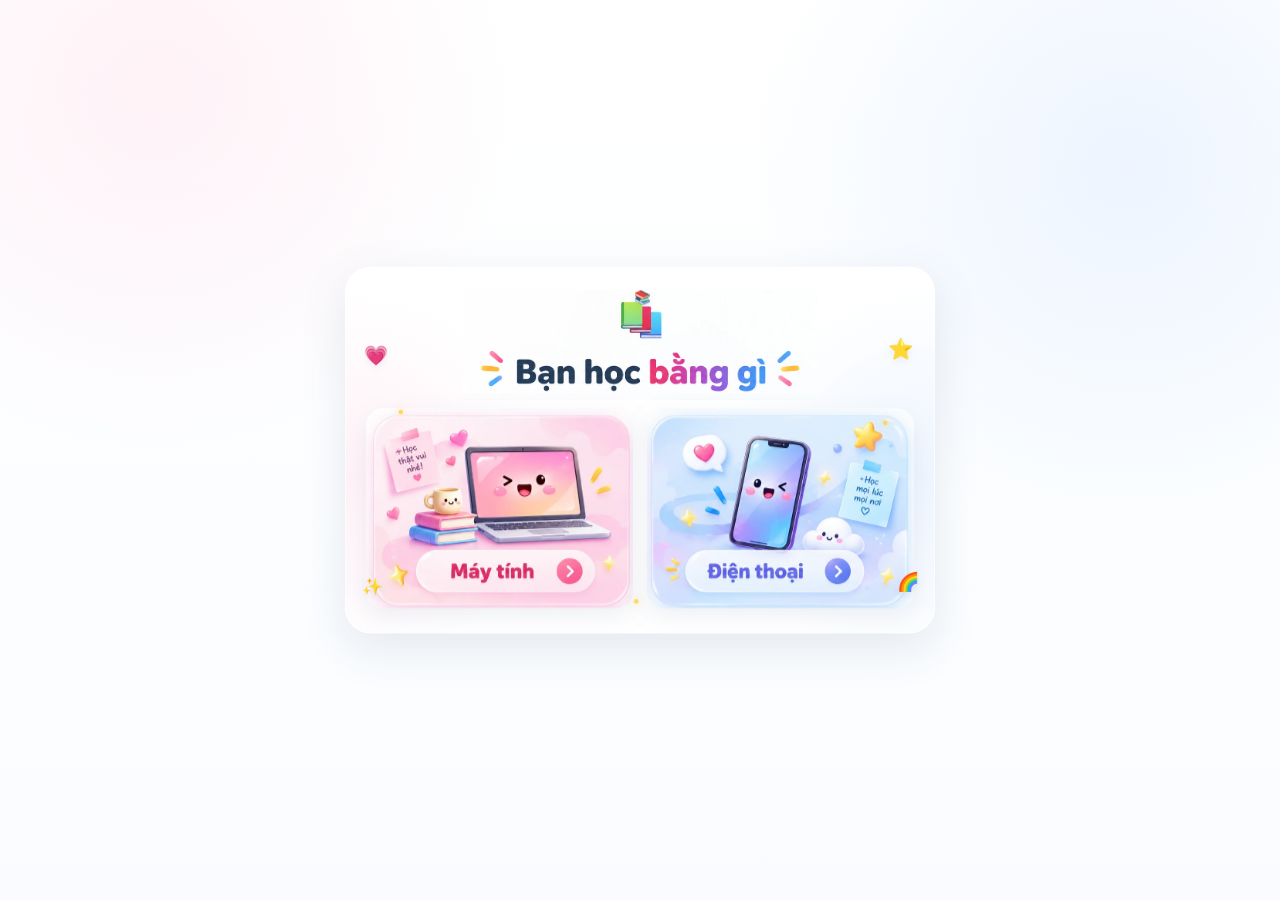
<file: index.html>
<!doctype html>
<html lang="vi">
<head>
<meta charset="utf-8">
<meta name="viewport" content="width=device-width,initial-scale=1,viewport-fit=cover">
<meta name="theme-color" content="#ffffff">
<title>Tấn Vương | Bạn học bằng gì?</title>
<style>
:root{
  --ink:#243f60;
  --pink:#ff4f8c;
  --blue:#5576ff;
}
*{box-sizing:border-box}
html,body{margin:0;min-height:100%;font-family:Inter,"Segoe UI",Arial,sans-serif}
body{
  min-height:100vh;
  display:grid;
  place-items:center;
  overflow-x:hidden;
  padding:max(18px,env(safe-area-inset-top)) max(16px,env(safe-area-inset-right)) max(18px,env(safe-area-inset-bottom)) max(16px,env(safe-area-inset-left));
  background:
    radial-gradient(circle at 12% 10%,rgba(255,126,177,.10),transparent 26%),
    radial-gradient(circle at 88% 18%,rgba(96,163,255,.11),transparent 28%),
    linear-gradient(180deg,#fff,#fbfdff 72%,#f9fbff);
  color:var(--ink);
}
.chooser{
  position:relative;
  isolation:isolate;
  width:min(1180px,96vw);
  padding:clamp(22px,3.5vw,44px) clamp(16px,3.2vw,42px) clamp(28px,4vw,48px);
  border:1px solid rgba(255,255,255,.95);
  border-radius:clamp(30px,4vw,58px);
  background:rgba(255,255,255,.94);
  box-shadow:0 28px 90px rgba(72,94,126,.13),inset 0 1px 0 rgba(255,255,255,.98);
  text-align:center;
  overflow:hidden;
}
.chooser::before{
  content:"";
  position:absolute;inset:-25%;z-index:-2;
  background:
    radial-gradient(circle at 18% 55%,rgba(255,111,167,.09),transparent 24%),
    radial-gradient(circle at 82% 55%,rgba(95,161,255,.10),transparent 25%);
  animation:ambientGlow 7s ease-in-out infinite alternate;
}
.chooser::after{
  content:"";
  position:absolute;inset:0;z-index:-1;pointer-events:none;
  background:linear-gradient(115deg,transparent 15%,rgba(255,255,255,.56) 43%,transparent 61%);
  transform:translateX(-115%);
  animation:panelSheen 8s ease-in-out infinite;
}
.title-art{
  display:block;
  width:min(710px,80vw);
  height:auto;
  margin:0 auto clamp(8px,1.7vw,18px);
  user-select:none;
  -webkit-user-drag:none;
  animation:titleFloat 4.6s ease-in-out infinite;
}
.options{
  width:100%;
  display:grid;
  grid-template-columns:repeat(2,minmax(0,1fr));
  gap:clamp(18px,2.2vw,30px);
  align-items:stretch;
  margin-top:-2px;
}
.option{
  appearance:none;
  position:relative;
  display:block;
  width:100%;
  border:0;
  padding:0;
  background:transparent;
  border-radius:34px;
  cursor:pointer;
  outline:none;
  transform:translateZ(0);
  transition:transform .28s cubic-bezier(.2,.8,.2,1),filter .28s ease;
}
.option img{
  display:block;
  width:100%;
  height:auto;
  border-radius:34px;
  user-select:none;
  -webkit-user-drag:none;
  filter:drop-shadow(0 16px 24px rgba(72,89,128,.09));
  transition:filter .28s ease;
}
.option::before{
  content:"";
  position:absolute;
  inset:4.4% 2.8% 2.8%;
  z-index:2;
  border-radius:31px;
  border:2px solid transparent;
  pointer-events:none;
  transition:border-color .25s ease,box-shadow .25s ease,background .25s ease;
}
.option::after{
  content:"";
  position:absolute;
  inset:4% 4% 5%;
  z-index:3;
  pointer-events:none;
  border-radius:28px;
  background:linear-gradient(112deg,transparent 24%,rgba(255,255,255,.55) 44%,transparent 61%);
  opacity:0;
  transform:translateX(-44%);
}
.option:hover,.option:focus-visible{transform:translateY(-8px) scale(1.018)}
.option:hover img,.option:focus-visible img{filter:drop-shadow(0 24px 34px rgba(67,89,137,.18)) saturate(1.04)}
.option.pc:hover::before,.option.pc:focus-visible::before{border-color:rgba(255,79,140,.42);box-shadow:0 0 0 8px rgba(255,79,140,.07),0 16px 34px rgba(255,79,140,.12)}
.option.mobile:hover::before,.option.mobile:focus-visible::before{border-color:rgba(85,118,255,.40);box-shadow:0 0 0 8px rgba(85,118,255,.07),0 16px 34px rgba(85,118,255,.12)}
.option:hover::after,.option:focus-visible::after{opacity:1;animation:cardSheen .78s ease-out 1}
.option:active{transform:translateY(-2px) scale(.985)}
.sticker{
  position:absolute;
  z-index:5;
  pointer-events:none;
  user-select:none;
  filter:drop-shadow(0 5px 7px rgba(67,80,114,.10));
  animation:stickerFloat var(--dur,4s) ease-in-out infinite;
  animation-delay:var(--delay,0s);
}
.s1{left:3.2%;top:21%;font-size:clamp(24px,3vw,40px);--dur:4.2s;--delay:-1.4s}
.s2{right:3.5%;top:19%;font-size:clamp(25px,3.2vw,42px);--dur:4.8s;--delay:-.5s}
.s3{left:2.8%;bottom:10%;font-size:clamp(22px,2.6vw,36px);--dur:3.8s;--delay:-2s}
.s4{right:2.5%;bottom:11%;font-size:clamp(22px,2.8vw,38px);--dur:4.4s;--delay:-1.2s}
.s5{left:49%;top:6%;font-size:clamp(18px,2.1vw,30px);--dur:3.6s;--delay:-.8s}
.spark{
  position:absolute;width:9px;height:9px;border-radius:999px;z-index:4;pointer-events:none;
  background:#ffd755;box-shadow:0 0 18px rgba(255,206,66,.72);
  animation:sparkPulse 2.3s ease-in-out infinite;
}
.spark.a{left:9%;top:39%}.spark.b{right:8%;top:42%;animation-delay:-.8s}.spark.c{left:49%;bottom:8%;animation-delay:-1.45s}
.sr-only{position:absolute;width:1px;height:1px;padding:0;margin:-1px;overflow:hidden;clip:rect(0,0,0,0);white-space:nowrap;border:0}
@keyframes titleFloat{0%,100%{transform:translateY(0)}50%{transform:translateY(-4px)}}
@keyframes stickerFloat{0%,100%{transform:translateY(0) rotate(-2deg)}50%{transform:translateY(-9px) rotate(3deg)}}
@keyframes sparkPulse{0%,100%{transform:scale(.7);opacity:.35}50%{transform:scale(1.35);opacity:1}}
@keyframes cardSheen{0%{transform:translateX(-46%)}100%{transform:translateX(58%)}}
@keyframes ambientGlow{0%{transform:translate3d(-1%,0,0) scale(1)}100%{transform:translate3d(1.5%,1%,0) scale(1.04)}}
@keyframes panelSheen{0%,73%{transform:translateX(-115%)}88%,100%{transform:translateX(120%)}}
@media(max-width:720px){
  body{place-items:start center;padding:12px;background:#fff}
  .chooser{width:100%;padding:18px 10px 24px;border-radius:30px;box-shadow:none;border-color:#f3f5f8}
  .title-art{width:min(650px,96vw);margin-bottom:0}
  .options{grid-template-columns:1fr;gap:8px;margin-top:-4px}
  .option{width:min(610px,100%);margin-inline:auto;border-radius:28px}
  .option img{border-radius:28px}
  .option:hover,.option:focus-visible{transform:translateY(-4px) scale(1.008)}
  .s1{left:1.5%;top:18%}.s2{right:1.5%;top:18%}.s3{bottom:5%}.s4{bottom:5%}.s5{top:2.5%}
}
@media(max-width:430px){
  body{padding:5px}
  .chooser{padding:10px 5px 18px;border-radius:24px}
  .title-art{width:100%;margin-top:-2px}
  .options{gap:3px}
  .sticker{opacity:.80}
  .option::before{inset:5% 3% 3%}
}
/* V9 — giữ hộp chọn 50% và khóa đúng giữa viewport ở mọi thiết bị */
html,body{
  width:100%;
  height:100%;
  min-height:100%;
  overflow:hidden;
}
body{
  min-height:100vh;
}
@supports (height:100dvh){
  body{height:100dvh;min-height:100dvh}
}
.chooser{
  position:fixed!important;
  left:50%!important;
  top:50%!important;
  margin:0!important;
  transform:translate(-50%,-50%) scale(.5)!important;
  transform-origin:center center!important;
}
@media(max-width:720px){
  body{place-items:center!important;padding:0!important}
  .chooser{
    left:50%!important;
    top:50%!important;
    transform:translate(-50%,-50%) scale(.5)!important;
    transform-origin:center center!important;
  }
}

@media(prefers-reduced-motion:reduce){
  *,*::before,*::after{animation:none!important;transition:none!important}
}
</style>
</head>
<body>
<main class="chooser" aria-labelledby="chooserTitle">
  <h1 class="sr-only" id="chooserTitle">Bạn học bằng gì</h1>
  <img class="title-art" src="assets/device-chooser/chooser-title.webp?v=20260912c1" alt="Bạn học bằng gì" draggable="false">

  <span class="sticker s1" aria-hidden="true">💗</span>
  <span class="sticker s2" aria-hidden="true">⭐</span>
  <span class="sticker s3" aria-hidden="true">✨</span>
  <span class="sticker s4" aria-hidden="true">🌈</span>
  <span class="sticker s5" aria-hidden="true">📚</span>
  <i class="spark a" aria-hidden="true"></i><i class="spark b" aria-hidden="true"></i><i class="spark c" aria-hidden="true"></i>

  <section class="options" aria-label="Chọn thiết bị học">
    <button class="option pc" type="button" data-target="pc.html" aria-label="Học bằng máy tính">
      <img src="assets/device-chooser/chooser-pc.webp?v=20260912c1" alt="Máy tính" draggable="false">
    </button>
    <button class="option mobile" type="button" data-target="mobile.html" aria-label="Học bằng điện thoại">
      <img src="assets/device-chooser/chooser-mobile.webp?v=20260912c1" alt="Điện thoại" draggable="false">
    </button>
  </section>
</main>
<script>
(() => {
  document.querySelectorAll('[data-target]').forEach((button) => {
    button.addEventListener('click', () => {
      button.style.pointerEvents = 'none';
      button.animate(
        [{transform:'translateY(-7px) scale(1.018)'},{transform:'translateY(-2px) scale(.975)'},{transform:'translateY(-5px) scale(1.01)'}],
        {duration:300,easing:'cubic-bezier(.2,.8,.2,1)'}
      );
      setTimeout(() => {
        location.href = button.dataset.target + (location.hash || '');
      }, 180);
    });
  });
})();
</script>
</body>
</html>
</file>
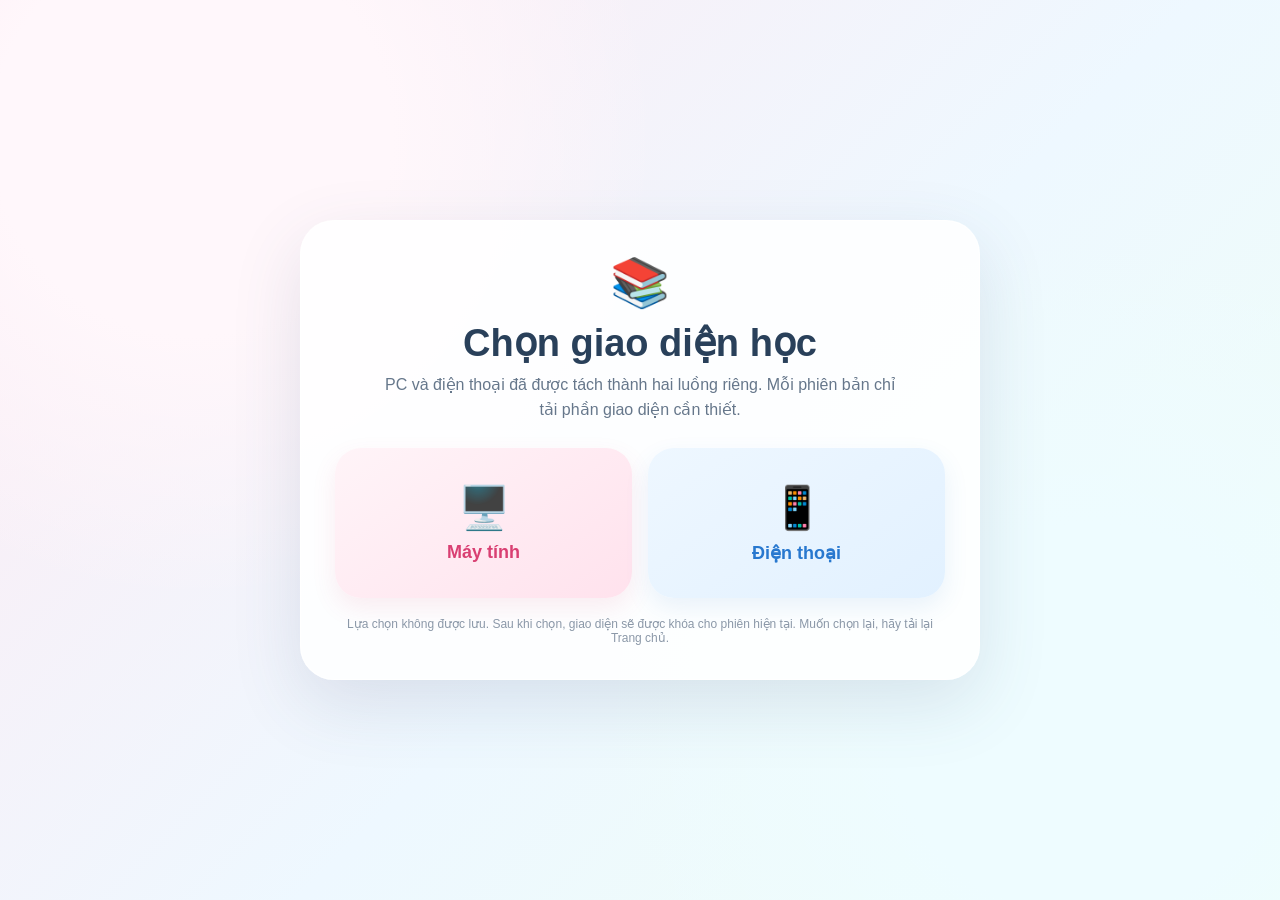
<file: flashcards/index.html>
<!doctype html>
<html lang="vi">
<head>
<meta charset="utf-8">
<meta name="viewport" content="width=device-width,initial-scale=1">
<meta name="theme-color" content="#f28da8">
<title>Tấn Vương | Chọn giao diện</title>
<style>
*{box-sizing:border-box}html,body{margin:0;min-height:100%;font-family:Inter,"Segoe UI",Arial,sans-serif}body{min-height:100vh;display:grid;place-items:center;padding:22px;background:radial-gradient(circle at 15% 15%,#fff7fb 0 15%,transparent 35%),radial-gradient(circle at 85% 80%,#eefcff 0 15%,transparent 38%),linear-gradient(135deg,#ffeaf2,#eef8ff 55%,#effff6);color:#29405a}.chooser{width:min(680px,100%);padding:34px;border:1px solid rgba(255,255,255,.9);border-radius:34px;background:rgba(255,255,255,.86);box-shadow:0 24px 70px rgba(70,83,118,.14);text-align:center}.icon{font-size:48px}.chooser h1{margin:10px 0 8px;font-size:clamp(25px,5vw,38px)}.chooser p{margin:0 auto 26px;max-width:520px;color:#66778b;line-height:1.55}.options{display:grid;grid-template-columns:repeat(2,minmax(0,1fr));gap:16px}.option{min-height:150px;border:0;border-radius:26px;padding:22px;cursor:pointer;font:inherit;font-weight:900;font-size:18px;transition:transform .18s,box-shadow .18s}.option span{display:block;font-size:42px;margin-bottom:10px}.pc{background:linear-gradient(145deg,#fff4f8,#ffe2ed);color:#d93f72;box-shadow:0 10px 25px rgba(218,74,119,.10)}.mobile{background:linear-gradient(145deg,#eef7ff,#e2f1ff);color:#2878cf;box-shadow:0 10px 25px rgba(57,126,202,.10)}.option:hover{transform:translateY(-3px);box-shadow:0 15px 30px rgba(58,76,105,.14)}.note{margin-top:19px;font-size:12px;color:#8b98a8}@media(max-width:560px){.chooser{padding:25px 18px;border-radius:28px}.options{grid-template-columns:1fr}.option{min-height:112px}.option span{font-size:34px}}
</style>
</head>
<body>
<main class="chooser">
<div class="icon">📚</div>
<h1>Chọn giao diện học</h1>
<p>PC và điện thoại đã được tách thành hai luồng riêng. Mỗi phiên bản chỉ tải phần giao diện cần thiết.</p>
<div class="options">
<button class="option pc" data-target="pc.html"><span>🖥️</span>Máy tính</button>
<button class="option mobile" data-target="mobile.html"><span>📱</span>Điện thoại</button>
</div>
<div class="note">Lựa chọn không được lưu. Sau khi chọn, giao diện sẽ được khóa cho phiên hiện tại. Muốn chọn lại, hãy tải lại Trang chủ.</div>
</main>
<script>
document.querySelectorAll('[data-target]').forEach(b=>b.addEventListener('click',()=>{location.href=b.dataset.target+(location.hash||'')}));
</script>
</body>
</html>
</file>
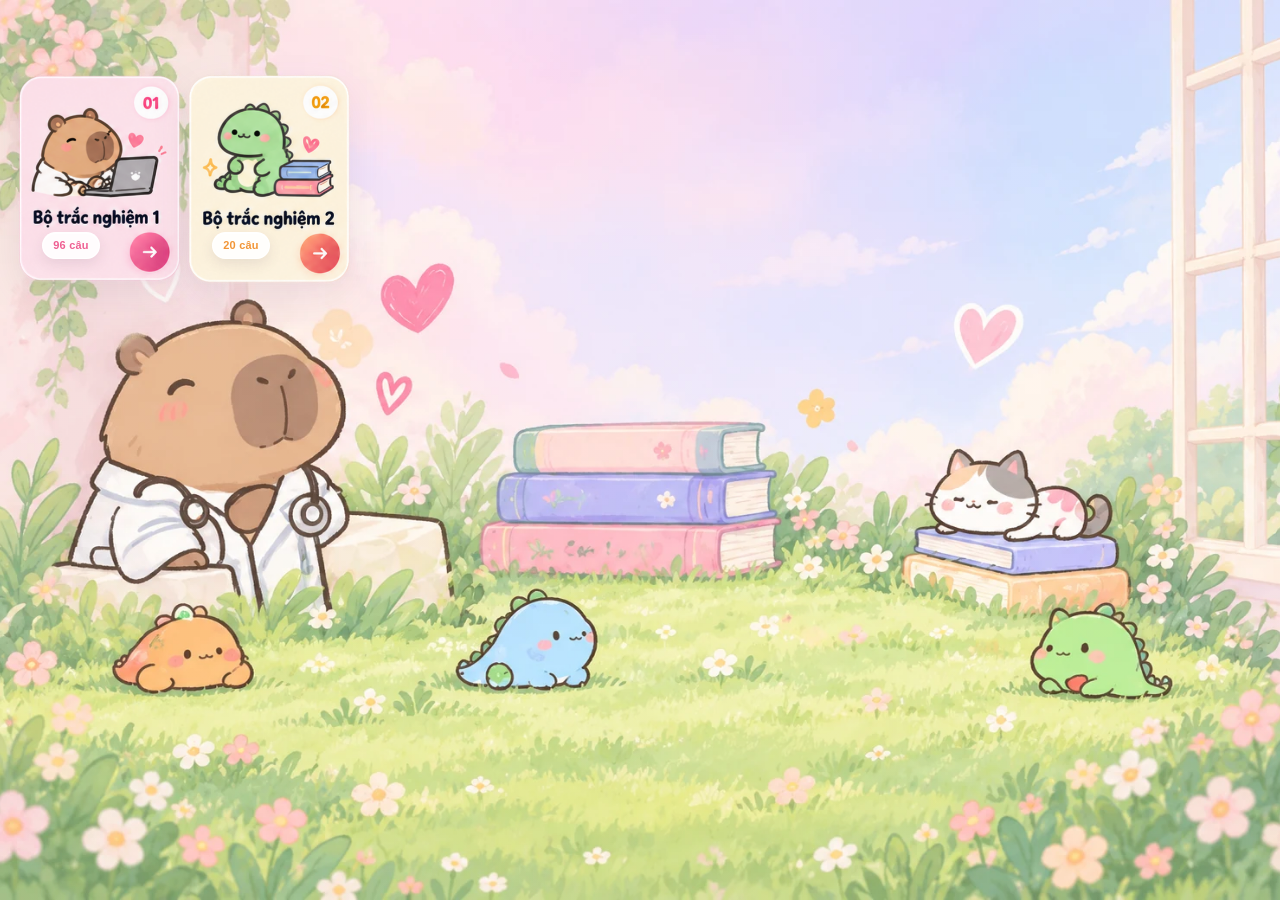
<file: quiz-bg-pc-test.html>
<!doctype html><html id="mobilePreview" data-device="pc"><head><meta charset="utf-8"><link rel="stylesheet" href="styles/pc.css"><style>body{background:white;padding:20px}.question-set-pro-grid{display:grid;grid-template-columns:repeat(5,160px);gap:10px}.question-set-pro-card{width:160px!important}</style></head><body><div class="question-set-pro-grid">
<button class="question-set-pro-card pro-set-1"><img class="question-set-pro-bg" src="./assets/question-sets/set-01.png"><span class="question-set-pro-count">96 câu</span></button>
<button class="question-set-pro-card pro-set-2"><img class="question-set-pro-bg" src="./assets/question-sets/set-02.png"><span class="question-set-pro-count">20 câu</span></button>
</div></body></html>
</file>
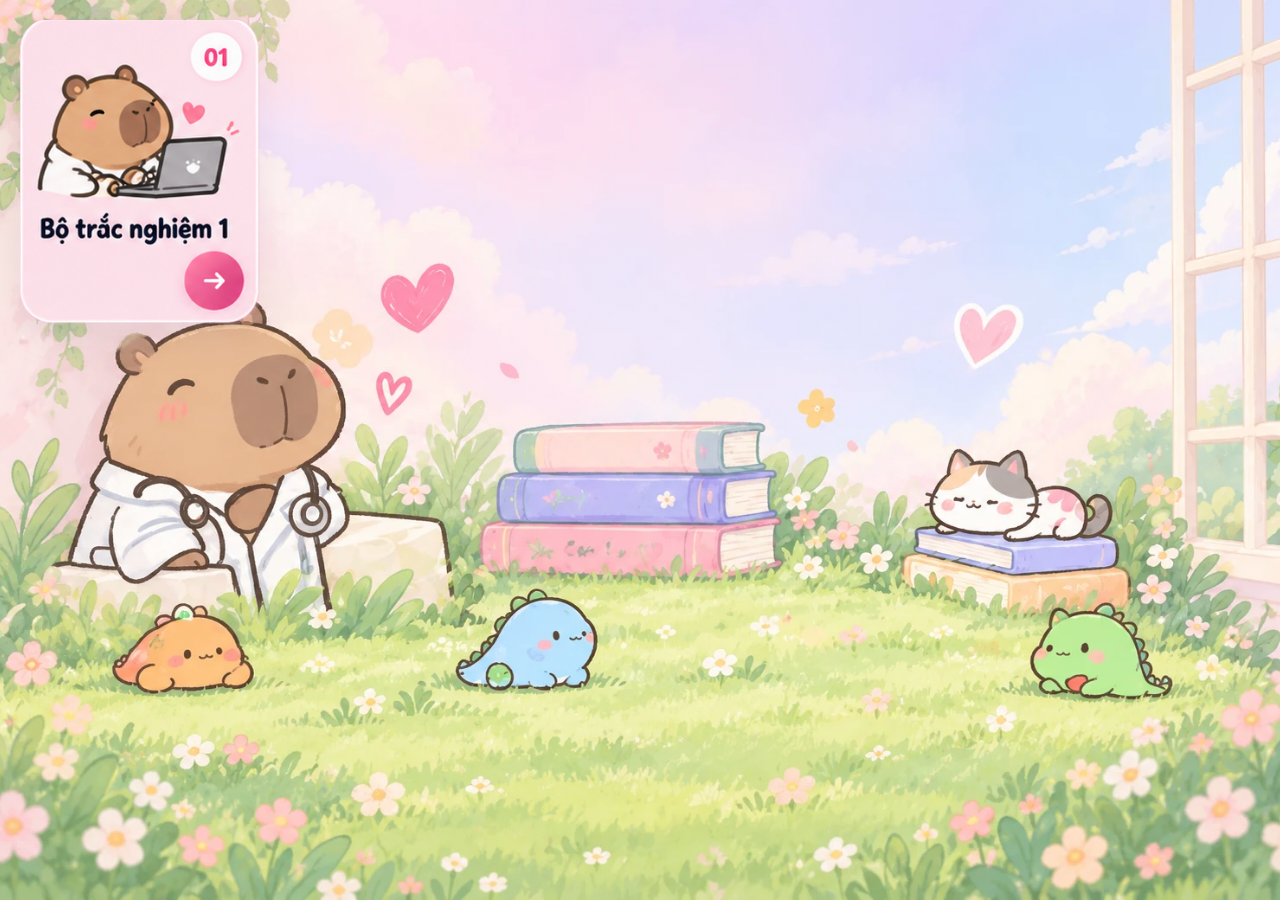
<file: test-inline.html>
<!doctype html><html><head><meta charset='utf-8'><link rel='stylesheet' href='styles/pc.css'><style>body{background:white;padding:20px}.question-set-pro-card{width:240px!important;display:block!important;background-image:url('assets/question-sets/set-01.png')!important}</style></head><body><button class='question-set-pro-card pro-set-1'></button></body></html>
</file>
<file: styles/pc.css>
/* =========================================================
   RESET
========================================================= */

* {
    margin: 0;
    padding: 0;
    box-sizing: border-box;
}


:root {

    --pink: #f28da8;
    --pink-dark: #d95f83;
    --pink-strong: #e75f8c;
    --pink-soft: #fff0f5;

    --purple: #9877ef;
    --purple-dark: #7054c5;
    --purple-strong: #865be8;
    --purple-soft: #eee9ff;

    --blue: #589cf5;
    --blue-dark: #397bd7;
    --blue-soft: #eaf3ff;

    --cyan: #4cc8de;
    --cyan-soft: #e9fbff;

    --mint: #4fc895;
    --mint-soft: #e7f9f1;

    --yellow: #ffc95c;
    --yellow-soft: #fff5d8;

    --red: #ef6e7d;
    --red-soft: #ffedf0;

    --dark: #33343f;
    --gray: #747681;
    --gray-light: #9b9da7;

    --shadow:
        0 18px 55px rgba(165,73,114,.11);

    --shadow-hover:
        0 27px 68px rgba(165,73,114,.19);
}


html {
    scroll-behavior: smooth;
}


body {

    min-height: 100vh;

    font-weight: 550;

    overflow-x: hidden;

    font-family:
        Inter,
        -apple-system,
        BlinkMacSystemFont,
        "Segoe UI",
        Roboto,
        Arial,
        sans-serif;

    color:
        var(--dark);

    background:
        linear-gradient(
            135deg,
            #fff9fb,
            #ffeff5,
            #f7f2ff,
            #effaff
        );

    background-size:
        300% 300%;

    animation:
        bodyGradient 18s ease infinite;
}


body.modal-open {
    overflow: hidden;
}


button,
input {
    font: inherit;
}


button,
a {
    -webkit-tap-highlight-color:
        transparent;
}


button:focus-visible,
a:focus-visible,
input:focus-visible {

    outline:
        3px solid rgba(86,156,245,.2);

    outline-offset:
        3px;
}


@keyframes bodyGradient {

    0% {
        background-position:
            0% 50%;
    }

    50% {
        background-position:
            100% 50%;
    }

    100% {
        background-position:
            0% 50%;
    }

}



/* =========================================================
   BACKGROUND ORBS
========================================================= */

.background-orb {

    position: fixed;

    z-index: -5;

    pointer-events: none;

    border-radius: 50%;
}


.orb-1 {

    width: 500px;
    height: 500px;

    left: -230px;
    top: 90px;

    background:
        radial-gradient(
            circle,
            rgba(242,141,168,.3),
            transparent 70%
        );

    animation:
        orbMoveOne 15s ease-in-out infinite;
}


.orb-2 {

    width: 500px;
    height: 500px;

    right: -230px;
    top: 340px;

    background:
        radial-gradient(
            circle,
            rgba(152,119,239,.25),
            transparent 70%
        );

    animation:
        orbMoveTwo 18s ease-in-out infinite;
}


.orb-3 {

    width: 420px;
    height: 420px;

    left: 27%;
    bottom: -170px;

    background:
        radial-gradient(
            circle,
            rgba(76,200,222,.2),
            transparent 70%
        );
}


.orb-4 {

    width: 280px;
    height: 280px;

    right: 27%;
    top: -100px;

    background:
        radial-gradient(
            circle,
            rgba(255,201,92,.18),
            transparent 70%
        );
}


@keyframes orbMoveOne {

    50% {
        transform:
            translate(80px,-40px);
    }

}


@keyframes orbMoveTwo {

    50% {
        transform:
            translate(-80px,45px);
    }

}



/* =========================================================
   STICKERS NỀN

   Đã đưa toàn bộ sticker vào sâu hơn trong màn hình.
   Không còn top/bottom sát 0% hoặc 100%.
========================================================= */

.global-stickers {

    position: fixed;

    inset: 0;

    z-index: -1;

    pointer-events: none;

    overflow: visible;
}


.global-sticker {

    position: absolute;

    width: 54px;
    height: 54px;

    display: grid;
    place-items: center;

    line-height: 1.2;

    border-radius: 18px;

    background:
        rgba(255,255,255,.7);

    border:
        1px solid rgba(255,255,255,.92);

    backdrop-filter:
        blur(12px);

    box-shadow:
        0 11px 28px rgba(120,60,90,.09);

    font-size: 27px;

    opacity: .62;
}


.gs1 {
    left: 3%;
    top: 17%;
    animation: stickerFloat 8s ease-in-out infinite;
}

.gs2 {
    right: 3%;
    top: 23%;
    animation: stickerFloat 9s ease-in-out infinite reverse;
}

.gs3 {
    left: 4%;
    top: 38%;
    animation: stickerRotate 11s ease-in-out infinite;
}

.gs4 {
    right: 4%;
    top: 44%;
    animation: stickerRotate 10s ease-in-out infinite reverse;
}

.gs5 {
    left: 4%;
    top: 57%;
    animation: stickerFloat 8.5s ease-in-out infinite reverse;
}

.gs6 {
    right: 4%;
    top: 62%;
    animation: stickerFloat 7.5s ease-in-out infinite;
}

.gs7 {
    left: 5%;
    top: 73%;
    animation: stickerRotate 12s ease-in-out infinite;
}

.gs8 {
    right: 5%;
    top: 75%;
    animation: stickerFloat 9s ease-in-out infinite;
}

.gs9 {
    left: 9%;
    top: 84%;
    animation: stickerFloat 10s ease-in-out infinite;
}

.gs10 {
    right: 9%;
    top: 84%;
    animation: stickerRotate 10s ease-in-out infinite;
}


@keyframes stickerFloat {

    0%,
    100% {

        transform:
            translateY(0)
            rotate(-4deg);
    }

    50% {

        transform:
            translateY(-13px)
            rotate(6deg);
    }

}


@keyframes stickerRotate {

    0%,
    100% {

        transform:
            rotate(-7deg)
            translateY(0);
    }

    50% {

        transform:
            rotate(9deg)
            translateY(-9px);
    }

}



/* =========================================================
   GLASS
========================================================= */

.glass-card {

    background:
        rgba(255,255,255,.82);

    backdrop-filter:
        blur(22px);

    -webkit-backdrop-filter:
        blur(22px);

    border:
        1px solid rgba(255,255,255,.92);

    box-shadow:
        var(--shadow);
}



/* =========================================================
   HEADER
========================================================= */

.header {

    position: sticky;

    top: 0;

    z-index: 1000;

    background:
        rgba(255,255,255,.78);

    backdrop-filter:
        blur(24px);

    border-bottom:
        1px solid rgba(226,160,182,.18);
}


.header-inner {

    width:
        min(1260px,100%);

    min-height: 70px;

    margin: auto;

    padding:
        8px 24px;

    display: flex;

    align-items: center;

    justify-content: space-between;
}


.brand {

    display: flex;

    align-items: center;

    gap: 12px;

    border: 0;

    background: none;

    cursor: pointer;
}


.brand-logo {

    position: relative;

    width: 46px;
    height: 46px;

    display: grid;

    place-items: center;

    border-radius: 15px;

    color: white;

    background:
        linear-gradient(
            135deg,
            var(--pink),
            var(--pink-dark),
            var(--purple)
        );

    box-shadow:
        0 10px 25px rgba(205,85,125,.24);

    animation:
        brandFloat 4s ease-in-out infinite;
}


.brand-cross {

    position: relative;

    z-index: 2;

    font-size: 24px;

    font-weight: 900;
}


.brand-pulse {

    position: absolute;

    inset: -5px;

    border:
        2px solid rgba(242,141,168,.28);

    border-radius: 20px;

    animation:
        brandPulse 2.3s ease-out infinite;
}


@keyframes brandFloat {

    50% {
        transform:
            translateY(-3px);
    }

}


@keyframes brandPulse {

    from {

        opacity: 1;

        transform:
            scale(.9);
    }

    to {

        opacity: 0;

        transform:
            scale(1.25);
    }

}


.brand-name {

    font-size: 23px;

    font-weight: 950;

    background:
        linear-gradient(
            90deg,
            #d45c80,
            #8964d3
        );

    color: transparent;

    background-clip: text;

    -webkit-background-clip: text;
}


.header-actions {

    display: flex;

    align-items: center;

    gap: 9px;
}


.private-badge {

    padding:
        9px 13px;

    display: flex;

    align-items: center;

    gap: 8px;

    border-radius: 999px;

    color:
        #af4d6d;

    background:
        linear-gradient(
            135deg,
            #fff0f5,
            #f0ebff
        );

    border:
        1px solid #efd4dd;

    font-size: 11px;

    font-weight: 850;
}


.private-dot {

    width: 8px;
    height: 8px;

    border-radius: 50%;

    background:
        var(--mint);

    box-shadow:
        0 0 0 4px rgba(79,200,149,.13);
}


.fullscreen-btn {

    width: 40px;
    height: 40px;

    border: 0;

    border-radius: 13px;

    cursor: pointer;

    color:
        #7358b5;

    background:
        var(--purple-soft);

    transition: .22s;
}


.fullscreen-btn:hover {

    transform:
        scale(1.08)
        rotate(5deg);
}



/* =========================================================
   PAGE
========================================================= */

.container {

    width:
        min(1260px,100%);

    margin: auto;

    /*
       Giảm khoảng trống phía trên.
       Hero và 2 card sẽ lên cao hơn.
    */

    padding:
        10px 24px 70px;
}


.page-section {
    display: none;
}


.page-section.show {

    display: block;

    animation:
        pageEnter .42s cubic-bezier(.2,.8,.2,1);
}


@keyframes pageEnter {

    from {

        opacity: 0;

        transform:
            translateY(12px)
            scale(.993);
    }

}



/* =========================================================
   HOME
========================================================= */

#landingPage {

    min-height:
        calc(100vh - 85px);
}



/* =========================================================
   HERO

   QUAN TRỌNG:
   - Giảm chiều cao để card Bài tập / Tài liệu lên cao.
   - Tăng line-height và padding-bottom cho chữ "Cùng"
     để đuôi chữ g không bị cắt.
========================================================= */

.hero-medical {

    position: relative;

    min-height: 220px;

    display: flex;

    align-items: center;

    justify-content: center;

    overflow: visible;

    padding:
        8px 90px 12px;
}


.hero-title-wrap {

    position: relative;

    z-index: 5;

    text-align: center;

    overflow: visible;
}


.hero-main-title {

    margin: 0;

    padding:
        0 0 4px;

    overflow: visible;

    line-height: 1.15;

    letter-spacing:
        -1.8px;
}


.hero-title-line {

    display: block;

    overflow: visible;

    /*
       Đây là phần sửa chữ g.
    */

    line-height: 1.15;

    padding:
        .01em .07em .10em;

    font-size:
        clamp(42px,6.4vw,74px);

    font-weight: 950;
}


.hero-title-dark {

    color:
        #33343f;
}


.hero-title-gradient {

    margin-top:
        -6px;

    background:
        linear-gradient(
            90deg,
            #d76286,
            #a06be2,
            #56a8ec,
            #4ebed5,
            #d76286
        );

    background-size:
        220% auto;

    color:
        transparent;

    background-clip: text;

    -webkit-background-clip: text;

    animation:
        heroGradient 5s linear infinite;
}


@keyframes heroGradient {

    to {

        background-position:
            220% center;
    }

}


.hero-decor {

    margin-top:
        -2px;

    display: flex;

    justify-content: center;

    align-items: center;

    gap: 13px;

    color:
        #b57194;
}


.hero-decor span {

    display: inline-block;

    line-height: 1.2;

    animation:
        miniBounce 3.3s ease-in-out infinite;
}


.hero-decor span:nth-child(2) {
    animation-delay: .2s;
}

.hero-decor span:nth-child(3) {
    animation-delay: .4s;
}

.hero-decor span:nth-child(4) {
    animation-delay: .6s;
}

.hero-decor span:nth-child(5) {
    animation-delay: .8s;
}


@keyframes miniBounce {

    50% {

        transform:
            translateY(-5px)
            rotate(5deg);
    }

}



/* HERO STICKERS */

.hero-stickers {

    position: absolute;

    /*
       Không đặt sát cạnh để tránh sticker bị cắt.
    */

    inset:
        12px 30px;

    z-index: 2;

    pointer-events: none;

    overflow: visible;
}


.hero-sticker {

    position: absolute;

    width: 50px;
    height: 50px;

    display: grid;

    place-items: center;

    line-height: 1.2;

    border-radius: 17px;

    background:
        rgba(255,255,255,.84);

    border:
        1px solid rgba(255,255,255,.95);

    box-shadow:
        0 11px 27px rgba(120,60,90,.09);

    font-size: 25px;

    animation:
        stickerFloat 6s ease-in-out infinite;
}


.hs1 {
    left: 8%;
    top: 10%;
}

.hs2 {
    right: 9%;
    top: 11%;
    animation-delay: .6s;
}

.hs3 {
    left: 3%;
    top: 53%;
    animation-delay: 1.2s;
}

.hs4 {
    right: 4%;
    top: 54%;
    animation-delay: 1.8s;
}

.hs5 {
    left: 17%;
    bottom: 4%;
    animation-delay: 2.4s;
}

.hs6 {
    right: 18%;
    bottom: 4%;
    animation-delay: 3s;
}



/* =========================================================
   PORTAL

   Làm 2 card nổi bật hơn.
========================================================= */

.portal-grid {

    width:
        min(1000px,100%);

    margin:
        0 auto;

    display: grid;

    grid-template-columns:
        repeat(2,1fr);

    gap: 20px;
}


.portal-card {

    position: relative;

    min-height: 255px;

    padding: 25px;

    border-radius: 30px;

    cursor: pointer;

    text-align: left;

    overflow: visible;

    transition:
        transform .3s,
        box-shadow .3s,
        border-color .3s;
}


/* BÀI TẬP */

.exercise-portal {

    border:
        1px solid rgba(229,102,142,.38);

    background:
        linear-gradient(
            145deg,
            #ffffff 0%,
            #fff2f6 48%,
            #ffdfe9 100%
        );

    box-shadow:
        0 18px 45px rgba(224,87,133,.14);
}


/* TÀI LIỆU */

.resource-portal {

    border:
        1px solid rgba(132,91,224,.34);

    background:
        linear-gradient(
            145deg,
            #ffffff 0%,
            #f5f1ff 48%,
            #e8e0ff 100%
        );

    box-shadow:
        0 18px 45px rgba(117,83,205,.14);
}


.portal-card:hover {

    transform:
        translateY(-7px)
        scale(1.006);

    box-shadow:
        var(--shadow-hover);
}


.exercise-portal:hover {

    border-color:
        rgba(229,95,139,.62);
}


.resource-portal:hover {

    border-color:
        rgba(126,82,222,.58);
}



/* TOP COLOR BAR */

.portal-color-bar {

    position: absolute;

    left: 32px;
    right: 32px;
    top: 0;

    height: 5px;

    border-radius:
        0 0 999px 999px;
}


.exercise-portal
.portal-color-bar {

    background:
        linear-gradient(
            90deg,
            var(--pink),
            #ea5f8c,
            #bf73d8
        );
}


.resource-portal
.portal-color-bar {

    background:
        linear-gradient(
            90deg,
            var(--purple),
            #6a7eea,
            var(--cyan)
        );
}



/* GLOW */

.portal-glow {

    position: absolute;

    z-index: 0;

    width: 190px;
    height: 190px;

    right: 10px;
    top: 10px;

    border-radius: 50%;

    pointer-events: none;

    filter:
        blur(3px);

    opacity: .18;

    transition:
        transform .45s;
}


.exercise-portal
.portal-glow {

    background:
        var(--pink-strong);
}


.resource-portal
.portal-glow {

    background:
        var(--purple-strong);
}


.portal-card:hover
.portal-glow {

    transform:
        scale(1.25);
}



/* PORTAL TOP */

.portal-top {

    position: relative;

    z-index: 2;

    display: flex;

    justify-content: space-between;

    align-items: flex-start;
}


.portal-icon {

    width: 76px;
    height: 76px;

    display: grid;

    place-items: center;

    border-radius: 24px;

    color: white;

    font-size: 37px;

    animation:
        iconFloat 4s ease-in-out infinite;
}


.portal-icon-exercise {

    background:
        linear-gradient(
            135deg,
            #ff9ab7,
            #e66591,
            #af73dd
        );

    box-shadow:
        0 13px 28px rgba(219,85,132,.25);
}


.portal-icon-resource {

    background:
        linear-gradient(
            135deg,
            #aa8cf2,
            #8064dd,
            #52bcd5
        );

    box-shadow:
        0 13px 28px rgba(111,87,208,.25);
}


@keyframes iconFloat {

    50% {

        transform:
            translateY(-5px)
            rotate(-3deg);
    }

}


.portal-mini-stickers {

    display: flex;

    gap: 7px;

    padding-top: 4px;
}


.portal-mini-stickers span {

    width: 34px;
    height: 34px;

    display: grid;

    place-items: center;

    line-height: 1.2;

    border-radius: 11px;

    background:
        rgba(255,255,255,.88);

    box-shadow:
        0 8px 19px rgba(60,40,50,.08);

    animation:
        miniBounce 3.6s ease-in-out infinite;
}


.portal-mini-stickers span:nth-child(2) {
    animation-delay: .4s;
}

.portal-mini-stickers span:nth-child(3) {
    animation-delay: .8s;
}



/* PORTAL CONTENT */

.portal-content {

    position: relative;

    z-index: 2;

    margin-top: 18px;
}


.portal-kicker {

    color:
        var(--pink-dark);

    font-size: 9px;

    font-weight: 900;

    letter-spacing:
        1.3px;
}


.purple-text {
    color: #7151ba;
}


.portal-content h2 {

    margin-top: 4px;

    font-size: 29px;

    line-height: 1.2;
}


.exercise-portal
.portal-content h2 {

    color:
        #c74872;
}


.resource-portal
.portal-content h2 {

    color:
        #684bb0;
}


.portal-content p {

    max-width: 380px;

    margin-top: 6px;

    color:
        var(--gray);

    font-size: 11px;

    line-height: 1.55;
}


.portal-enter {

    margin-top: 16px;

    display: inline-flex;

    align-items: center;

    gap: 10px;

    padding:
        8px 13px;

    border-radius: 999px;

    font-size: 10px;

    font-weight: 850;
}


.portal-enter strong {

    font-size: 16px;

    transition: .25s;
}


.portal-card:hover
.portal-enter strong {

    transform:
        translateX(5px);
}


.portal-enter-pink {

    color:
        #b84269;

    background:
        rgba(255,255,255,.8);

    box-shadow:
        0 6px 14px rgba(215,79,123,.1);
}


.portal-enter-purple {

    color:
        #694cb1;

    background:
        rgba(255,255,255,.8);

    box-shadow:
        0 6px 14px rgba(104,75,177,.1);
}



/* =========================================================
   SECTION NAVIGATION
========================================================= */

.section-navigation {

    min-height: 72px;

    padding:
        12px 16px;

    margin-bottom: 18px;

    border-radius: 22px;

    display: grid;

    grid-template-columns:
        1fr auto 1fr;

    align-items: center;
}


.nav-back-btn {

    justify-self: start;

    padding:
        9px 12px;

    border: 0;

    border-radius: 11px;

    cursor: pointer;

    color:
        #b54c6d;

    background:
        var(--pink-soft);

    font-size: 10px;

    font-weight: 850;

    transition: .2s;
}


.nav-back-btn:hover {

    transform:
        translateX(-3px);
}


.section-nav-center {

    display: flex;

    align-items: center;

    gap: 10px;
}


.nav-main-icon {

    width: 43px;
    height: 43px;

    display: grid;

    place-items: center;

    line-height: 1.2;

    border-radius: 14px;

    background:
        linear-gradient(
            135deg,
            #ffe3eb,
            #eee9ff
        );

    font-size: 21px;
}


.section-nav-center small {

    display: block;

    color:
        var(--gray-light);

    font-size: 8px;

    font-weight: 900;

    letter-spacing: 1px;
}


.section-nav-center strong {

    display: block;

    margin-top: 2px;

    font-size: 17px;
}


.nav-decoration {

    justify-self: end;

    color:
        var(--purple);

    animation:
        slowSpin 7s linear infinite;
}


@keyframes slowSpin {

    to {

        transform:
            rotate(360deg);
    }

}


.small-home-btn {

    justify-self: end;

    width: 39px;
    height: 39px;

    border: 0;

    border-radius: 12px;

    cursor: pointer;

    background:
        var(--pink-soft);
}



/* =========================================================
   SUBJECTS
========================================================= */

.subjects {

    display: grid;

    grid-template-columns:
        repeat(4,1fr);

    gap: 13px;
}


.subject-btn {

    position: relative;

    min-height: 126px;

    padding:
        17px 12px;

    border:
        1px solid #ecdce2;

    border-radius: 22px;

    cursor: pointer;

    color:
        var(--dark);

    background:
        rgba(255,255,255,.82);

    box-shadow:
        0 10px 28px rgba(140,60,100,.05);

    /*
       Không dùng hidden để sticker / badge
       không bị cắt.
    */

    overflow: visible;

    transition: .27s;
}


.subject-btn:hover {

    transform:
        translateY(-6px);

    box-shadow:
        var(--shadow);
}


.subject-icon {

    display: block;

    line-height: 1.25;

    font-size: 32px;

    transition: .25s;
}


.subject-btn:hover
.subject-icon {

    transform:
        scale(1.12)
        rotate(-4deg);
}


.subject-name {

    display: block;

    margin-top: 6px;

    font-size: 13px;

    font-weight: 900;
}


.subject-count {

    display: inline-block;

    margin-top: 7px;

    padding:
        4px 8px;

    border-radius: 999px;

    color:
        #936a78;

    background:
        var(--pink-soft);

    font-size: 9px;

    font-weight: 800;
}


.subject-btn.active {

    color: white;

    border-color:
        transparent;

    background:
        linear-gradient(
            135deg,
            var(--pink),
            var(--pink-dark),
            var(--purple)
        );

    box-shadow:
        0 15px 33px rgba(190,80,130,.22);
}


.subject-btn.active
.subject-count {

    color: white;

    background:
        rgba(255,255,255,.18);
}



/* ENGLISH */

.english-subject {

    border:
        1px solid #c7e0ff;

    background:
        linear-gradient(
            145deg,
            #ffffff,
            #edf6ff,
            #e5f2ff
        );

    box-shadow:
        0 10px 28px rgba(64,133,218,.08);
}


.english-subject:hover {

    border-color:
        #83b9f5;

    box-shadow:
        0 17px 38px rgba(64,133,218,.16);
}


.english-subject.active {

    background:
        linear-gradient(
            135deg,
            #5ca7f7,
            #4185e2,
            #646ce3
        );
}


.english-count {

    color:
        #3f7bb8;

    background:
        #e7f3ff;
}


.english-subject.active
.english-count {

    color: white;

    background:
        rgba(255,255,255,.18);
}


.english-subject-icon {

    filter:
        drop-shadow(
            0 5px 8px rgba(43,113,200,.18)
        );
}


.english-new-badge {

    position: absolute;

    right: 9px;
    top: 9px;

    padding:
        4px 7px;

    border-radius: 999px;

    color: white;

    background:
        linear-gradient(
            135deg,
            var(--blue),
            var(--cyan)
        );

    box-shadow:
        0 6px 14px rgba(80,155,240,.18);

    font-size: 7px;

    font-weight: 900;

    letter-spacing: .5px;

    animation:
        bluePulse 2.5s ease-in-out infinite;
}


@keyframes bluePulse {

    50% {

        transform:
            scale(1.08);
    }

}



/* =========================================================
   MODE CONFIG
========================================================= */

.mode-area {

    display: none;

    margin-top: 17px;
}


.mode-area.show {

    display: block;

    animation:
        fadeUp .35s ease;
}


@keyframes fadeUp {

    from {

        opacity: 0;

        transform:
            translateY(10px);
    }

}


.selected-subject {

    padding:
        14px 17px;

    border-radius: 20px;

    display: flex;

    align-items: center;

    justify-content: space-between;
}


.selected-subject-info {

    display: flex;

    align-items: center;

    gap: 11px;
}


.selected-dot {

    width: 11px;
    height: 11px;

    border-radius: 50%;

    background:
        linear-gradient(
            135deg,
            var(--pink),
            var(--purple)
        );

    box-shadow:
        0 0 0 6px rgba(242,141,168,.12);
}


.selected-subject small {

    color:
        var(--gray-light);

    font-size: 8px;

    font-weight: 900;

    letter-spacing: .8px;
}


.selected-subject h2 {

    margin-top: 2px;

    color:
        #cc5679;

    font-size: 19px;
}


.selected-count {

    padding:
        6px 10px;

    border-radius: 999px;

    color:
        #2f7b5c;

    background:
        var(--mint-soft);

    font-size: 9px;

    font-weight: 850;
}


.test-config {

    width:
        min(950px,100%);

    margin:
        14px auto;

    display: grid;

    grid-template-columns:
        repeat(2,1fr);

    gap: 14px;
}


.config-group {

    padding: 18px;

    border-radius: 22px;
}


.config-header {

    margin-bottom: 13px;

    display: flex;

    align-items: center;

    gap: 10px;
}


.config-icon {

    width: 43px;
    height: 43px;

    display: grid;

    place-items: center;

    border-radius: 14px;

    background:
        linear-gradient(
            135deg,
            #ffe2eb,
            #eee8ff
        );

    font-size: 20px;
}


.timer-config-icon {

    background:
        linear-gradient(
            135deg,
            #fff2d5,
            #e8f9ff
        );
}


.config-header strong {

    display: block;

    font-size: 14px;
}


.config-header small {

    display: block;

    margin-top: 2px;

    color:
        var(--gray-light);

    font-size: 9px;
}


.choice-row {

    display: grid;

    grid-template-columns:
        repeat(6,1fr);

    gap: 7px;
}


.time-choice-row {

    grid-template-columns:
        repeat(5,1fr);
}


.choice-btn {

    position: relative;

    min-height: 61px;

    border:
        1px solid #ecdee3;

    border-radius: 14px;

    cursor: pointer;

    display: flex;

    flex-direction: column;

    align-items: center;

    justify-content: center;

    color:
        #757681;

    background:
        #fffafb;

    transition: .2s;
}


.choice-btn:hover {

    transform:
        translateY(-3px);

    border-color:
        #e9a1b5;
}


.choice-btn strong {

    font-size: 18px;
}


.choice-btn span {

    margin-top: 2px;

    font-size: 8px;

    font-weight: 800;
}


.choice-btn.active {

    color: white;

    border-color:
        transparent;

    background:
        linear-gradient(
            135deg,
            var(--pink),
            var(--purple)
        );

    box-shadow:
        0 8px 19px rgba(170,80,150,.18);
}


.choice-btn.active::after {

    content: "✓";

    position: absolute;

    top: 5px;
    right: 5px;

    width: 16px;
    height: 16px;

    display: grid;

    place-items: center;

    border-radius: 50%;

    color:
        #c95678;

    background:
        white;

    font-size: 9px;
}



/* =========================================================
   MODE CARDS
========================================================= */

.mode-grid {

    width:
        min(950px,100%);

    margin: auto;

    display: grid;

    grid-template-columns:
        repeat(2,1fr);

    gap: 15px;
}


.mode-grid.english-mode-grid {

    grid-template-columns:
        repeat(2,1fr);
}


.mode-card {

    position: relative;

    min-height: 160px;

    padding: 20px;

    border:
        1px solid #eadce2;

    border-radius: 24px;

    display: grid;

    grid-template-columns:
        58px 1fr 36px;

    align-items: center;

    gap: 12px;

    cursor: pointer;

    text-align: left;

    overflow: visible;

    transition: .25s;
}


.mode-card:hover {

    transform:
        translateY(-5px);

    box-shadow:
        var(--shadow);
}


.test-mode {

    background:
        linear-gradient(
            135deg,
            white,
            #fff0f5
        );
}


.read-mode {

    background:
        linear-gradient(
            135deg,
            white,
            #f4f0ff
        );
}


.mode-icon {

    width: 58px;
    height: 58px;

    display: grid;

    place-items: center;

    border-radius: 18px;

    background:
        #ffe5ed;

    font-size: 28px;
}


.read-mode
.mode-icon {

    background:
        #eee9ff;
}


.mode-content span {

    color:
        #c95577;

    font-size: 8px;

    font-weight: 900;

    letter-spacing: .8px;
}


.read-mode
.mode-content span {

    color:
        #7257b5;
}


.mode-content h3 {

    margin:
        4px 0 5px;

    font-size: 17px;
}


.mode-content p {

    color:
        var(--gray);

    font-size: 10px;

    line-height: 1.4;
}


.mode-arrow {

    width: 36px;
    height: 36px;

    display: grid;

    place-items: center;

    border-radius: 50%;

    color: white;

    background:
        linear-gradient(
            135deg,
            var(--pink),
            var(--purple)
        );
}


.mode-sticker {

    position: absolute;

    right: 13px;
    top: 10px;

    line-height: 1.2;

    font-size: 27px;

    opacity: .16;

    pointer-events: none;
}



/* FLASHCARD MODE */

.flashcard-mode {

    display: none;

    border-color:
        #c5e0ff;

    background:
        linear-gradient(
            135deg,
            #fbfdff,
            #e7f3ff,
            #eef0ff
        );

    box-shadow:
        0 12px 30px rgba(77,143,230,.09);
}


.flashcard-mode.show {
    display: grid;
}


.flashcard-mode-icon {

    color: white;

    background:
        linear-gradient(
            135deg,
            var(--blue),
            var(--cyan)
        );

    box-shadow:
        0 9px 20px rgba(74,153,230,.2);
}


.flashcard-mode
.mode-content span {

    color:
        #397dd5;
}


.flashcard-arrow {

    background:
        linear-gradient(
            135deg,
            var(--blue),
            #5e69e4
        );
}


.flash-mode-sticker {

    opacity: .28;
}


/* WORD PRACTICE MODE */

.word-practice-mode {

    display: none;

    border-color: #c7eadf;

    background:
        linear-gradient(
            135deg,
            #fbfffd,
            #e9fbf4,
            #eef7ff
        );

    box-shadow:
        0 12px 30px rgba(55,174,140,.10);
}


.word-practice-mode.show {
    display: grid;
}


.word-practice-mode-icon {

    color: white;

    background:
        linear-gradient(
            135deg,
            var(--mint),
            var(--cyan),
            var(--blue)
        );

    box-shadow:
        0 9px 20px rgba(58,177,155,.22);

    animation:
        wordModePulse 3.2s ease-in-out infinite;
}


.word-practice-mode
.mode-content span {

    color: #279676;
}


.word-practice-arrow {

    background:
        linear-gradient(
            135deg,
            var(--mint),
            var(--blue)
        );
}


.word-practice-mode-sticker {

    opacity: .34;

    animation:
        wordModeSpark 2.4s ease-in-out infinite;
}


@keyframes wordModePulse {

    50% {
        transform:
            translateY(-3px)
            rotate(4deg)
            scale(1.06);
    }

}


@keyframes wordModeSpark {

    50% {
        transform:
            rotate(18deg)
            scale(1.18);
        opacity: .58;
    }

}



/* =========================================================
   LIBRARY
========================================================= */

.library-banner {

    width:
        min(1000px,100%);

    margin:
        0 auto 20px;

    padding:
        20px 23px;

    border-radius: 25px;

    display: grid;

    grid-template-columns:
        auto 1fr auto;

    align-items: center;

    gap: 16px;
}


.library-banner-icon {

    width: 64px;
    height: 64px;

    display: grid;

    place-items: center;

    border-radius: 20px;

    background:
        linear-gradient(
            135deg,
            #ffe3eb,
            #e9e2ff,
            #e7faff
        );

    font-size: 31px;

    animation:
        iconFloat 4s ease-in-out infinite;
}


.library-banner-content span {

    color:
        #7456b5;

    font-size: 8px;

    font-weight: 900;

    letter-spacing: 1px;
}


.library-banner-content h2 {

    margin-top: 3px;

    font-size: 20px;
}


.library-banner-content p {

    margin-top: 4px;

    color:
        var(--gray);

    font-size: 10px;

    line-height: 1.5;
}


.drive-status {

    padding:
        9px 12px;

    display: flex;

    align-items: center;

    gap: 7px;

    border-radius: 999px;

    color:
        #34745a;

    background:
        var(--mint-soft);

    border:
        1px solid #c7e9d8;

    font-size: 9px;

    font-weight: 850;
}


.drive-status-dot {

    width: 7px;
    height: 7px;

    border-radius: 50%;

    background:
        var(--mint);
}


.resource-category-grid {

    width:
        min(960px,100%);

    margin: auto;

    display: grid;

    grid-template-columns:
        repeat(2,1fr);

    gap: 18px;
}


.resource-category-card {

    min-height: 270px;

    padding: 27px;

    border-radius: 28px;

    cursor: pointer;

    text-align: left;

    overflow: visible;

    transition: .3s;
}


.book-category {

    border:
        1px solid #cbeaf3;

    background:
        linear-gradient(
            145deg,
            #ffffff,
            #e8faff,
            #dff7ff
        );

    box-shadow:
        0 16px 38px rgba(58,166,194,.12);
}


.slide-category {

    border:
        1px solid #d9cef8;

    background:
        linear-gradient(
            145deg,
            #ffffff,
            #f0eaff,
            #e7deff
        );

    box-shadow:
        0 16px 38px rgba(115,83,200,.12);
}


.resource-category-card:hover {

    transform:
        translateY(-7px);

    box-shadow:
        var(--shadow-hover);
}


.resource-category-icon {

    width: 76px;
    height: 76px;

    display: grid;

    place-items: center;

    line-height: 1.2;

    border-radius: 23px;

    color: white;

    font-size: 37px;

    animation:
        iconFloat 4s ease-in-out infinite;
}


.book-category
.resource-category-icon {

    background:
        linear-gradient(
            135deg,
            #55cade,
            #4aa8de,
            #706fe2
        );

    box-shadow:
        0 12px 27px rgba(70,166,213,.22);
}


.slide-category
.resource-category-icon {

    background:
        linear-gradient(
            135deg,
            #a884ef,
            #8060dc,
            #d06bb0
        );

    box-shadow:
        0 12px 27px rgba(119,83,209,.22);
}


.resource-category-label {

    display: block;

    margin-top: 20px;

    color:
        #459db2;

    font-size: 8px;

    font-weight: 900;

    letter-spacing: 1px;
}


.slide-category
.resource-category-label {

    color:
        #785aba;
}


.resource-category-card h2 {

    margin-top: 4px;

    font-size: 24px;
}


.resource-category-card p {

    margin-top: 7px;

    color:
        var(--gray);

    font-size: 11px;
}


.resource-category-footer {

    margin-top: 25px;

    display: flex;

    justify-content: space-between;

    align-items: center;
}


.resource-category-footer span {

    padding:
        6px 9px;

    border-radius: 999px;

    color:
        #3d8395;

    background:
        rgba(255,255,255,.72);

    font-size: 9px;

    font-weight: 850;
}


.slide-category
.resource-category-footer span {

    color:
        #7257b5;
}


.resource-category-footer strong {

    width: 41px;
    height: 41px;

    display: grid;

    place-items: center;

    border-radius: 50%;

    color: white;

    background:
        linear-gradient(
            135deg,
            var(--cyan),
            var(--purple)
        );
}



/* =========================================================
   RESOURCE SEARCH
========================================================= */

.resource-search {

    margin-bottom: 15px;

    padding:
        11px 13px;

    border-radius: 19px;

    display: grid;

    grid-template-columns:
        auto 1fr auto auto;

    align-items: center;

    gap: 11px;
}


.resource-search-icon {

    width: 42px;
    height: 42px;

    display: grid;

    place-items: center;

    border-radius: 13px;

    background:
        linear-gradient(
            135deg,
            #ffe4ec,
            #eee9ff
        );
}


.resource-search label {

    display: block;

    margin-bottom: 2px;

    color:
        var(--gray);

    font-size: 9px;

    font-weight: 850;
}


.resource-search input {

    width: 100%;

    border: 0;

    outline: 0;

    color:
        var(--dark);

    background:
        transparent;

    font-size: 12px;
}


.resource-result-count {

    padding:
        7px 9px;

    border-radius: 999px;

    color:
        #7155b3;

    background:
        var(--purple-soft);

    font-size: 9px;

    font-weight: 850;
}


.resource-clear-btn {

    width: 34px;
    height: 34px;

    border: 0;

    border-radius: 10px;

    cursor: pointer;

    color:
        #b34d6d;

    background:
        var(--pink-soft);
}



/* =========================================================
   BOOK LIST
========================================================= */

.book-list {

    display: flex;

    flex-direction: column;

    gap: 15px;
}


.book-row {

    position: relative;

    min-height: 205px;

    display: grid;

    grid-template-columns:
        175px 1fr 195px;

    align-items: stretch;

    border:
        1px solid #ebdfe4;

    border-radius: 27px;

    background:
        rgba(255,255,255,.86);

    backdrop-filter:
        blur(18px);

    box-shadow:
        0 12px 34px rgba(150,70,105,.07);

    overflow: visible;

    animation:
        bookEnter .42s ease both;

    transition:
        transform .28s,
        box-shadow .28s;
}


.book-row:hover {

    transform:
        translateY(-4px);

    box-shadow:
        0 22px 50px rgba(150,70,110,.13);
}


@keyframes bookEnter {

    from {

        opacity: 0;

        transform:
            translateX(-16px);
    }

}



/* COVER */

.book-cover-wrapper {

    position: relative;

    min-height: 205px;

    padding: 18px;

    display: flex;

    justify-content: center;

    align-items: center;

    border-radius:
        27px 0 0 27px;

    background:
        linear-gradient(
            145deg,
            #f193ab,
            #d6709d,
            #916fde
        );
}


.book-cover-wrapper.theme-2 {

    background:
        linear-gradient(
            145deg,
            #6fc6ea,
            #5797e7,
            #736cdf
        );
}


.book-cover-wrapper.theme-3 {

    background:
        linear-gradient(
            145deg,
            #63d4b3,
            #49ae9c,
            #59a4df
        );
}


.book-cover-wrapper.theme-4 {

    background:
        linear-gradient(
            145deg,
            #ffc86d,
            #ec9a79,
            #db7fa3
        );
}


.book-cover {

    position: relative;

    width: 112px;
    height: 158px;

    border-radius:
        8px 14px 14px 8px;

    overflow: hidden;

    background:
        rgba(255,255,255,.94);

    box-shadow:
        7px 12px 25px rgba(45,35,65,.2);

    transition: .28s;
}


.book-row:hover
.book-cover {

    transform:
        translateY(-4px)
        rotate(-2deg);
}


.book-cover img {

    width: 100%;
    height: 100%;

    display: block;

    object-fit: cover;
}


.default-book-cover {

    width: 100%;
    height: 100%;

    padding:
        13px 9px;

    display: flex;

    flex-direction: column;

    justify-content: space-between;

    align-items: center;

    text-align: center;

    background:
        linear-gradient(
            155deg,
            #fff8fa,
            #ffe8ef,
            #eee7ff
        );

    border-left:
        6px solid rgba(180,75,115,.32);
}


.default-cover-icon {

    font-size: 30px;

    line-height: 1.2;
}


.default-book-cover strong {

    color:
        #8b486b;

    font-size: 11px;

    line-height: 1.3;

    text-transform: uppercase;
}


.default-book-cover small {

    color:
        #8266c0;

    font-size: 19px;

    line-height: 1.2;
}



/* BOOK INFO */

.book-row-main {

    min-width: 0;

    padding:
        29px 28px;

    display: flex;

    flex-direction: column;

    justify-content: center;
}


.book-row-main small {

    color:
        #a2a3ad;

    font-size: 8px;

    font-weight: 900;

    letter-spacing: 1px;
}


.book-row-main h2 {

    margin-top: 7px;

    color:
        #3c3d48;

    font-size:
        clamp(20px,2.5vw,28px);

    line-height: 1.25;
}


.book-line {

    width: 55px;
    height: 4px;

    margin-top: 16px;

    border-radius: 999px;

    background:
        linear-gradient(
            90deg,
            var(--pink),
            var(--purple)
        );
}



/* BOOK ACTIONS */

.book-actions {

    padding:
        24px 21px;

    display: flex;

    flex-direction: column;

    justify-content: center;

    gap: 9px;

    border-left:
        1px solid #eee4e8;

    border-radius:
        0 27px 27px 0;

    background:
        linear-gradient(
            180deg,
            rgba(255,250,252,.74),
            rgba(247,244,255,.85)
        );
}


.book-action-btn {

    width: 100%;

    min-height: 44px;

    padding:
        0 12px;

    border: 0;

    border-radius: 13px;

    cursor: pointer;

    display: flex;

    align-items: center;

    justify-content: center;

    gap: 7px;

    text-decoration: none;

    font-size: 10px;

    font-weight: 900;

    transition: .22s;
}


.book-action-btn:hover {

    transform:
        translateY(-2px);
}


.book-read-btn {

    color: white;

    background:
        linear-gradient(
            135deg,
            var(--pink),
            #b66dd0,
            var(--purple)
        );

    box-shadow:
        0 9px 20px rgba(160,75,145,.18);
}


.book-download-btn {

    color:
        #287659;

    background:
        var(--mint-soft);

    border:
        1px solid #bce5d2;

    box-shadow:
        0 8px 18px rgba(79,200,149,.1);
}


.book-download-btn:hover {

    box-shadow:
        0 11px 23px rgba(79,200,149,.18);
}


.book-empty {

    padding:
        55px 20px;

    text-align: center;

    border-radius: 26px;

    background:
        rgba(255,255,255,.8);

    border:
        1px dashed #d9c8d0;
}


.book-empty span {

    display: block;

    font-size: 48px;
}


.book-empty h3 {

    margin-top: 10px;
}



/* =========================================================
   QUIZ
========================================================= */

.quiz-header {

    margin-bottom: 14px;

    padding:
        10px 13px;

    border-radius: 19px;

    display: grid;

    grid-template-columns:
        1fr auto 1fr;

    align-items: center;
}


.quiz-header-btn {

    justify-self: start;

    padding:
        8px 10px;

    border: 0;

    border-radius: 10px;

    cursor: pointer;

    color:
        #b54c6d;

    background:
        var(--pink-soft);

    font-size: 9px;

    font-weight: 850;
}


#quizFullscreenBtn {

    justify-self: end;
}


.quiz-header-subject {

    display: flex;

    align-items: center;

    gap: 7px;
}


.quiz-layout {

    display: grid;

    grid-template-columns:
        minmax(0,1fr)
        300px;

    gap: 18px;
}


.quiz-main {

    padding: 28px;

    border-radius: 28px;
}


.quiz-sidebar {

    position: sticky;

    top: 88px;

    align-self: start;

    padding: 20px;

    border-radius: 25px;
}


.quiz-top {

    padding-bottom: 17px;

    display: flex;

    align-items: center;

    justify-content: space-between;

    gap: 15px;

    border-bottom:
        1px solid #eee4e8;
}


.quiz-live {

    display: flex;

    align-items: center;

    gap: 6px;

    color:
        #795bb9;

    font-size: 8px;

    font-weight: 900;

    letter-spacing: .8px;
}


.quiz-live span {

    width: 7px;
    height: 7px;

    border-radius: 50%;

    background:
        var(--mint);

    animation:
        onlineBlink 1.5s infinite;
}


@keyframes onlineBlink {

    50% {
        opacity: .3;
    }

}


.quiz-top h2 {

    margin-top: 5px;

    font-size: 20px;
}


.quiz-top p {

    margin-top: 3px;

    color:
        var(--gray-light);

    font-size: 10px;
}


.timer {

    min-width: 103px;

    padding:
        10px 12px;

    border-radius: 13px;

    display: flex;

    align-items: center;

    justify-content: center;

    gap: 5px;

    color:
        #c65476;

    background:
        var(--pink-soft);

    font-size: 13px;

    font-weight: 900;
}


.timer.warning {

    color:
        #80620e;

    background:
        var(--yellow-soft);
}


.timer.danger {

    color:
        #b63d50;

    background:
        var(--red-soft);

    animation:
        dangerTimer .7s infinite;
}


@keyframes dangerTimer {

    50% {

        transform:
            scale(1.05);
    }

}


.progress-box {

    margin:
        20px 0 24px;
}


.progress-head {

    margin-bottom: 7px;

    display: flex;

    justify-content: space-between;

    color:
        var(--gray);

    font-size: 10px;

    font-weight: 800;
}


#progressPercent {

    padding:
        4px 7px;

    border-radius: 999px;

    color:
        #7055b2;

    background:
        var(--purple-soft);
}


.progress-track {

    height: 8px;

    overflow: hidden;

    border-radius: 999px;

    background:
        #f1e7eb;
}


.progress-value {

    width: 0;
    height: 100%;

    border-radius: 999px;

    background:
        linear-gradient(
            90deg,
            var(--pink),
            var(--purple),
            var(--cyan)
        );

    transition:
        width .35s ease;
}


.answered-status {

    margin-top: 7px;

    color:
        var(--gray-light);

    font-size: 9px;
}


.question-head {

    display: flex;

    align-items: center;

    justify-content: space-between;
}


.question-number {

    padding:
        6px 9px;

    border-radius: 999px;

    color:
        #c65476;

    background:
        var(--pink-soft);

    font-size: 9px;

    font-weight: 900;
}


.flag-btn {

    padding:
        7px 9px;

    border:
        1px solid #eadce1;

    border-radius: 10px;

    cursor: pointer;

    color:
        #777984;

    background:
        white;

    font-size: 9px;

    font-weight: 850;
}


.flag-btn.active {

    color:
        #82600b;

    border-color:
        #e4bc4d;

    background:
        var(--yellow-soft);
}


.question-text {

    margin:
        19px 0 20px;

    color:
        #393a45;

    font-size:
        clamp(16px,2vw,20px);

    line-height: 1.58;

    font-weight: 750;
}


.answers {

    display: flex;

    flex-direction: column;

    gap: 9px;
}


.answer {

    width: 100%;

    min-height: 58px;

    padding:
        11px 13px;

    border:
        1.5px solid #eadfe3;

    border-radius: 15px;

    cursor: pointer;

    display: flex;

    align-items: center;

    gap: 11px;

    text-align: left;

    color:
        #50515c;

    background:
        rgba(255,255,255,.82);

    transition: .2s;
}


.answer:hover {

    transform:
        translateX(4px);

    border-color:
        #eaa4b8;
}


.answer-letter {

    flex:
        0 0 35px;

    width: 35px;
    height: 35px;

    display: grid;

    place-items: center;

    border-radius: 10px;

    background:
        #f5f1f3;

    font-size: 12px;

    font-weight: 900;
}


.answer.selected {

    color:
        #a94a69;

    border-color:
        #e77d9b;

    background:
        linear-gradient(
            135deg,
            #fff0f5,
            #f7f1ff
        );
}


.answer.selected
.answer-letter {

    color: white;

    background:
        linear-gradient(
            135deg,
            var(--pink),
            var(--purple)
        );
}


.answer.correct {

    color:
        #287457;

    border-color:
        #69cba2;

    background:
        var(--mint-soft);
}


.answer.correct
.answer-letter {

    color: white;

    background:
        var(--mint);
}


.answer.incorrect {

    color:
        #b33e51;

    border-color:
        #e98391;

    background:
        var(--red-soft);
}


.answer.incorrect
.answer-letter {

    color: white;

    background:
        var(--red);
}


.answer:disabled {
    cursor: default;
}



/* EXPLANATION */

.answer-explanation {

    display: none;

    margin-top: 18px;

    padding: 17px;

    border-radius: 18px;

    border:
        1px solid #eadbe2;

    background:
        linear-gradient(
            135deg,
            #fff7fa,
            #f8f5ff
        );
}


.answer-explanation.show {

    display: block;

    animation:
        fadeUp .3s ease;
}


.explanation-head {

    margin-bottom: 9px;

    display: flex;

    align-items: flex-start;

    gap: 9px;
}


.explanation-head > span {

    width: 37px;
    height: 37px;

    display: grid;

    place-items: center;

    border-radius: 12px;

    background:
        var(--yellow-soft);
}


.explanation-head small {

    display: block;

    color:
        #7255b3;

    font-size: 8px;

    font-weight: 900;
}


.explanation-head strong {

    display: block;

    margin-top: 3px;

    color:
        #2e795a;

    font-size: 11px;
}


.answer-explanation > p {

    color:
        #63646e;

    font-size: 11px;

    line-height: 1.6;
}


.answer-detail-list {

    margin-top: 10px;

    display: grid;

    gap: 6px;
}


.answer-detail-item {

    padding:
        8px 10px;

    border-radius: 10px;

    color:
        #656670;

    background:
        white;

    border:
        1px solid #eee4e8;

    font-size: 10px;

    line-height: 1.5;
}



/* QUIZ NAVIGATION */

.quiz-navigation {

    margin-top: 23px;

    padding-top: 17px;

    display: flex;

    justify-content: space-between;

    gap: 8px;

    border-top:
        1px solid #eee4e8;
}


.quiz-nav-btn {

    padding:
        10px 14px;

    border: 0;

    border-radius: 12px;

    cursor: pointer;

    font-size: 10px;

    font-weight: 850;
}


.previous-btn {

    color:
        #666872;

    background:
        #f3eff1;
}


.next-btn {

    color: white;

    background:
        linear-gradient(
            135deg,
            var(--pink),
            var(--purple)
        );
}


.quiz-nav-btn:disabled {

    opacity: .35;

    cursor: not-allowed;
}



/* =========================================================
   SIDEBAR
========================================================= */

.sidebar-title-row {

    display: flex;

    align-items: center;

    justify-content: space-between;

    margin-bottom: 10px;

    font-size: 11px;
}


.question-grid {

    max-height: 305px;

    overflow-y: auto;

    display: grid;

    grid-template-columns:
        repeat(5,1fr);

    gap: 6px;

    padding: 2px;
}


.q-number {

    aspect-ratio: 1;

    border:
        1px solid #eadde2;

    border-radius: 9px;

    cursor: pointer;

    color:
        #747680;

    background:
        white;

    font-size: 10px;

    font-weight: 850;

    transition: .2s;
}


.q-number.answered {

    color:
        #b94d6e;

    background:
        #ffe4ec;
}


.q-number.current {

    color: white;

    border-color:
        transparent;

    background:
        linear-gradient(
            135deg,
            var(--pink),
            var(--purple)
        );

    transform:
        scale(1.08);
}


.q-number.flagged {

    box-shadow:
        inset 0 0 0 2px var(--yellow);
}


.q-number.correct-result {

    color:
        #267357;

    border-color:
        #79cdaa;

    background:
        var(--mint-soft);
}


.q-number.wrong-result {

    color:
        #b23e50;

    border-color:
        #e98593;

    background:
        var(--red-soft);
}


.q-number.blank-result {

    background:
        #f1edef;
}


.q-number.grid-hidden {
    display: none;
}


.question-legend {

    margin:
        12px 0;

    display: grid;

    grid-template-columns:
        1fr 1fr;

    gap: 5px;

    color:
        #888a94;

    font-size: 8px;
}


.legend-item {

    display: flex;

    align-items: center;

    gap: 5px;
}


.legend-dot {

    width: 9px;
    height: 9px;

    border-radius: 3px;
}


.legend-current {
    background: var(--purple);
}

.legend-answered {
    background: #ffe4ec;
}

.legend-flagged {
    background: var(--yellow);
}

.legend-correct {
    background: var(--mint);
}

.legend-wrong {
    background: var(--red);
}

.legend-blank {
    background: #ddd7da;
}


.sidebar-action {

    width: 100%;

    margin-top: 7px;

    padding: 9px;

    border: 0;

    border-radius: 11px;

    cursor: pointer;

    font-size: 9px;

    font-weight: 850;

    transition: .2s;
}


.sidebar-action:hover {

    transform:
        translateY(-2px);
}


.jump-action {

    color:
        #b34d6d;

    background:
        var(--pink-soft);
}


.submit-action {

    padding: 11px;

    color: white;

    background:
        linear-gradient(
            135deg,
            #41414b,
            #725d9c
        );
}


.new-action {

    display: none;

    color:
        #7055b3;

    background:
        var(--purple-soft);
}


.new-action.show {
    display: block;
}


.retry-action {

    display: none;

    color:
        #2a7658;

    background:
        var(--mint-soft);
}


.retry-action.show {
    display: block;
}


.exit-action {

    color:
        #b34d6d;

    background:
        var(--pink-soft);
}



/* SCORE */

.sidebar-score {

    display: none;

    margin-bottom: 16px;

    padding-bottom: 17px;

    text-align: center;

    border-bottom:
        1px solid #eee4e8;
}


.sidebar-score.show {
    display: block;
}


.score-label {

    color:
        #9799a2;

    font-size: 8px;

    font-weight: 900;

    letter-spacing: .8px;
}


.score-circle {

    width: 125px;
    height: 125px;

    margin:
        10px auto;

    border-radius: 50%;

    display: grid;

    place-items: center;

    background:
        conic-gradient(
            var(--mint) 0deg,
            #eee4e8 0deg
        );
}


.score-circle > div {

    width: 91px;
    height: 91px;

    border-radius: 50%;

    background:
        white;

    display: flex;

    flex-direction: column;

    align-items: center;

    justify-content: center;
}


.score-circle strong {

    color:
        #d15a7c;

    font-size: 24px;
}


.score-circle span {

    color:
        var(--gray-light);

    font-size: 9px;
}


.score-fraction {

    display: block;

    font-size: 10px;
}


.score-tier {

    display: inline-block;

    margin-top: 6px;

    padding:
        5px 8px;

    border-radius: 999px;

    font-size: 8px;

    font-weight: 900;
}


.score-stats {

    margin-top: 10px;

    display: grid;

    grid-template-columns:
        repeat(3,1fr);

    gap: 5px;
}


.score-stats > div {

    padding:
        7px 3px;

    border-radius: 9px;
}


.score-stats strong,
.score-stats span {

    display: block;
}


.score-stats span {
    font-size: 8px;
}


.score-correct {

    color:
        #287457;

    background:
        var(--mint-soft);
}


.score-wrong {

    color:
        #b13e50;

    background:
        var(--red-soft);
}


.score-blank {

    color:
        #80610e;

    background:
        var(--yellow-soft);
}


.result-time {

    margin-top: 7px;

    color:
        var(--gray-light);

    font-size: 8px;
}



/* REVIEW */

.review-tools {

    display: none;

    margin-bottom: 14px;
}


.review-tools.show {
    display: block;
}


.review-tools > strong {

    display: block;

    margin-bottom: 8px;

    font-size: 10px;
}


.review-buttons {

    display: grid;

    grid-template-columns:
        repeat(3,1fr);

    gap: 5px;
}


.review-btn {

    padding:
        7px 3px;

    border: 0;

    border-radius: 8px;

    cursor: pointer;

    color:
        #767883;

    background:
        #f5f1f3;

    font-size: 8px;

    font-weight: 850;
}


.review-btn.active {

    color: white;

    background:
        linear-gradient(
            135deg,
            var(--pink),
            var(--purple)
        );
}



/* =========================================================
   READ
========================================================= */

.read-page-header {

    padding:
        17px 20px;

    border-radius: 22px;

    display: flex;

    align-items: center;

    justify-content: space-between;
}


.read-page-header > div:first-child > span {

    color:
        #7356b5;

    font-size: 8px;

    font-weight: 900;
}


.read-page-header h2 {

    margin-top: 3px;

    color:
        #cc5678;

    font-size: 20px;
}


.read-page-header > div:last-child {

    display: flex;

    gap: 6px;
}


.read-search {

    margin-top: 12px;

    padding:
        11px 13px;

    border-radius: 18px;

    display: grid;

    grid-template-columns:
        auto 1fr auto;

    align-items: center;

    gap: 9px;
}


.read-search input {

    width: 100%;

    border: 0;

    outline: 0;

    background:
        transparent;
}


.read-search strong {

    padding:
        6px 9px;

    border-radius: 999px;

    color:
        #7255b4;

    background:
        var(--purple-soft);

    font-size: 9px;
}


.read-list {

    margin-top: 13px;

    display: flex;

    flex-direction: column;

    gap: 12px;
}


.read-card {

    padding: 20px;

    border-radius: 20px;

    background:
        rgba(255,255,255,.84);

    border:
        1px solid #eadde2;

    box-shadow:
        0 8px 22px rgba(150,70,105,.05);
}


.read-index {

    margin-bottom: 6px;

    color:
        #c65375;

    font-size: 9px;

    font-weight: 900;
}


.read-question {

    margin-bottom: 11px;

    color:
        #41424c;

    font-size: 14px;

    font-weight: 750;

    line-height: 1.5;
}


.read-answer {

    margin:
        5px 0;

    padding:
        8px 10px;

    border-radius: 9px;

    color:
        #656671;

    background:
        #faf8f9;

    border:
        1px solid #eee7ea;

    font-size: 11px;

    line-height: 1.5;
}


.read-answer.correct {

    color:
        #297558;

    border-color:
        #a8ddc4;

    background:
        var(--mint-soft);
}


.read-answer-detail {

    margin-top: 5px;

    padding-top: 5px;

    border-top:
        1px dashed rgba(70,130,100,.18);

    font-size: 9px;
}


.read-explanation {

    margin-top: 10px;

    padding: 11px;

    border-radius: 10px;

    color:
        #62636d;

    background:
        linear-gradient(
            135deg,
            #fff5f8,
            #f8f5ff
        );

    border-left:
        4px solid var(--purple);

    font-size: 10px;

    line-height: 1.55;
}


.pagination {

    width:
        min(600px,100%);

    margin:
        17px auto 0;

    padding: 10px;

    border-radius: 17px;

    display: grid;

    grid-template-columns:
        1fr auto 1fr;

    align-items: center;

    gap: 10px;
}


.pagination > div {

    text-align: center;
}


.pagination small {

    display: block;

    color:
        var(--gray-light);

    font-size: 7px;
}


.pagination-btn {

    padding: 8px;

    border: 0;

    border-radius: 10px;

    cursor: pointer;

    color:
        #af4c6b;

    background:
        var(--pink-soft);

    font-size: 9px;

    font-weight: 850;
}


.pagination-btn:last-child {

    color:
        #7055b3;

    background:
        var(--purple-soft);
}


.pagination-btn:disabled {

    opacity: .35;

    cursor: not-allowed;
}



/* =========================================================
   WORD PRACTICE - LUYỆN TỪ
========================================================= */

.word-practice-page-bg {

    position: relative;

    width: 100%;

    min-height: 760px;

    padding:
        4px 0 40px;

    overflow: visible;
}


.word-glass {

    background:
        rgba(250,255,253,.88);

    backdrop-filter:
        blur(22px);

    -webkit-backdrop-filter:
        blur(22px);

    border:
        1px solid rgba(189,235,222,.9);

    box-shadow:
        0 16px 46px rgba(54,154,126,.10);
}


.word-decor {

    position: absolute;

    z-index: -1;

    min-width: 48px;
    min-height: 48px;

    padding: 8px;

    display: grid;

    place-items: center;

    border-radius: 16px;

    color: #248b70;

    background:
        rgba(235,255,248,.82);

    border:
        1px solid rgba(197,239,226,.9);

    box-shadow:
        0 12px 28px rgba(39,145,117,.08);

    font-weight: 950;

    animation:
        wordDecorFloat 5.6s ease-in-out infinite;
}


.wd1 { left: 2%; top: 19%; }
.wd2 { right: 3%; top: 28%; animation-delay: .7s; }
.wd3 { left: 3%; top: 55%; animation-delay: 1.4s; }
.wd4 { right: 4%; top: 67%; animation-delay: 2.1s; }
.wd5 { right: 10%; bottom: 2%; animation-delay: 2.8s; }


@keyframes wordDecorFloat {

    50% {
        transform:
            translateY(-13px)
            rotate(7deg)
            scale(1.05);
    }

}


.word-practice-header {

    padding:
        11px 14px;

    border-radius: 20px;

    display: grid;

    grid-template-columns:
        1fr auto 1fr;

    align-items: center;
}


.word-header-btn {

    justify-self: start;

    padding:
        8px 11px;

    border: 0;

    border-radius: 10px;

    cursor: pointer;

    color: #278b71;

    background: var(--mint-soft);

    font-size: 9px;

    font-weight: 850;

    transition: .2s;
}


.word-header-btn:hover {

    transform:
        translateY(-2px);
}


.word-home-btn {

    justify-self: end;

    width: 38px;
    height: 38px;

    padding: 0;
}


.word-header-center {

    display: flex;

    align-items: center;

    gap: 8px;
}


.word-header-center > span {

    width: 42px;
    height: 42px;

    display: grid;

    place-items: center;

    border-radius: 13px;

    background:
        linear-gradient(
            135deg,
            #dcfff2,
            #e5f7ff,
            #f0eaff
        );

    font-size: 21px;

    animation:
        wordHeaderIcon 3.7s ease-in-out infinite;
}


@keyframes wordHeaderIcon {

    50% {
        transform:
            rotate(7deg)
            translateY(-3px);
    }

}


.word-header-center small {

    display: block;

    color: #4a9a84;

    font-size: 7px;

    font-weight: 900;

    letter-spacing: .9px;
}


.word-header-center strong {

    display: block;

    margin-top: 2px;
}


.word-practice-dashboard {

    width:
        min(1000px,100%);

    margin:
        16px auto 0;

    display: grid;

    grid-template-columns:
        1.5fr 1fr;

    gap: 12px;
}


.word-practice-intro {

    min-height: 100px;

    padding: 18px;

    border-radius: 22px;

    display: flex;

    align-items: center;

    gap: 14px;
}


.word-intro-icon {

    width: 62px;
    height: 62px;

    flex: 0 0 62px;

    display: grid;

    place-items: center;

    border-radius: 20px;

    color: white;

    background:
        linear-gradient(
            135deg,
            var(--mint),
            var(--cyan),
            var(--purple)
        );

    box-shadow:
        0 13px 28px rgba(66,178,151,.20);

    font-size: 30px;

    animation:
        wordIntroFloat 4s ease-in-out infinite;
}


@keyframes wordIntroFloat {

    50% {
        transform:
            translateY(-5px)
            rotate(-5deg);
    }

}


.word-practice-intro small {

    color: #38977c;

    font-size: 8px;

    font-weight: 950;

    letter-spacing: 1px;
}


.word-practice-intro h2 {

    margin:
        3px 0 4px;

    font-size: 23px;
}


.word-practice-intro p {

    color: var(--gray);

    font-size: 10px;

    line-height: 1.45;
}


.word-practice-stats {

    display: grid;

    grid-template-columns:
        repeat(3,1fr);

    gap: 8px;
}


.word-practice-stats > div {

    min-height: 100px;

    padding:
        14px 8px;

    border-radius: 20px;

    display: flex;

    flex-direction: column;

    align-items: center;

    justify-content: center;

    border:
        1px solid rgba(218,233,226,.9);

    background:
        rgba(255,255,255,.80);

    box-shadow:
        0 12px 28px rgba(63,125,107,.07);
}


.word-practice-stats > div:nth-child(1) {
    background: linear-gradient(145deg,#ffffff,#e8faf1);
}


.word-practice-stats > div:nth-child(2) {
    background: linear-gradient(145deg,#ffffff,#ffeff2);
}


.word-practice-stats > div:nth-child(3) {
    background: linear-gradient(145deg,#ffffff,#eef1ff);
}


.word-practice-stats small {

    color: #71877f;

    font-size: 7px;

    font-weight: 950;

    letter-spacing: .8px;
}


.word-practice-stats strong {

    margin-top: 5px;

    font-size: 24px;
}


.word-practice-stats > div:nth-child(1) strong { color: #299773; }
.word-practice-stats > div:nth-child(2) strong { color: #df6575; }
.word-practice-stats > div:nth-child(3) strong { color: #655ed2; }


.word-direction-panel {

    width:
        min(1000px,100%);

    margin:
        12px auto 0;

    padding: 12px;

    border-radius: 20px;

    display: flex;

    align-items: center;

    justify-content: space-between;

    gap: 12px;
}


.word-direction-copy {

    display: flex;

    align-items: center;

    gap: 9px;
}


.word-direction-copy > span {

    width: 36px;
    height: 36px;

    display: grid;

    place-items: center;

    border-radius: 12px;

    background: var(--yellow-soft);
}


.word-direction-copy strong,
.word-direction-copy small {

    display: block;
}


.word-direction-copy strong {
    font-size: 11px;
}


.word-direction-copy small {

    margin-top: 2px;

    color: var(--gray);

    font-size: 8px;
}


.word-direction-buttons {

    display: flex;

    gap: 7px;

    flex-wrap: wrap;

    justify-content: flex-end;
}


.word-direction-btn {

    min-height: 36px;

    padding:
        0 11px;

    border:
        1px solid #d9e9e3;

    border-radius: 11px;

    cursor: pointer;

    color: #57756b;

    background:
        rgba(255,255,255,.84);

    font-size: 9px;

    font-weight: 850;

    transition: .2s;
}


.word-direction-btn:hover {

    transform:
        translateY(-2px);
}


.word-direction-btn.active {

    color: white;

    border-color: transparent;

    background:
        linear-gradient(
            135deg,
            var(--mint),
            var(--blue),
            var(--purple)
        );

    box-shadow:
        0 8px 20px rgba(72,143,201,.20);
}


.word-progress-section {

    width:
        min(900px,100%);

    margin:
        14px auto 0;
}


.word-progress-info {

    display: flex;

    align-items: center;

    justify-content: space-between;

    gap: 10px;

    margin-bottom: 7px;
}


.word-progress-info strong {

    color: #3e7e6d;

    font-size: 10px;
}


.word-shuffle-btn {

    padding:
        7px 10px;

    border: 0;

    border-radius: 10px;

    cursor: pointer;

    color: #6d5cc0;

    background: var(--purple-soft);

    font-size: 8px;

    font-weight: 850;
}


.word-progress-track {

    height: 8px;

    overflow: hidden;

    border-radius: 999px;

    background:
        #e6f3ef;
}


.word-progress-value {

    width: 0%;
    height: 100%;

    border-radius: inherit;

    background:
        linear-gradient(
            90deg,
            var(--mint),
            var(--cyan),
            var(--blue),
            var(--purple)
        );

    background-size:
        220% auto;

    transition:
        width .35s ease;

    animation:
        wordProgressGlow 4s linear infinite;
}


@keyframes wordProgressGlow {

    to {
        background-position: 220% center;
    }

}


.word-practice-card {

    position: relative;

    width:
        min(900px,100%);

    margin:
        14px auto 0;

    padding:
        28px;

    overflow: hidden;

    border:
        2px solid rgba(196,234,222,.9);

    border-radius: 30px;

    background:
        radial-gradient(
            circle at 15% 10%,
            rgba(79,200,149,.13),
            transparent 28%
        ),
        radial-gradient(
            circle at 88% 12%,
            rgba(152,119,239,.13),
            transparent 28%
        ),
        linear-gradient(
            145deg,
            #ffffff,
            #f2fff9,
            #f3f7ff
        );

    box-shadow:
        0 24px 65px rgba(54,145,118,.13);

    transition:
        border-color .25s,
        box-shadow .25s,
        transform .25s,
        background .25s;
}


.word-practice-card.is-wrong {

    border-color: #ef7180;

    background:
        linear-gradient(
            145deg,
            #fff,
            #fff0f2,
            #fff6f7
        );

    box-shadow:
        0 23px 60px rgba(224,83,102,.18),
        0 0 0 6px rgba(239,110,125,.07);

    animation:
        wordWrongShake .42s ease;
}


@keyframes wordWrongShake {

    20% { transform: translateX(-7px) rotate(-.4deg); }
    40% { transform: translateX(7px) rotate(.4deg); }
    60% { transform: translateX(-5px); }
    80% { transform: translateX(4px); }
}


.word-practice-card.is-correct {

    border-color: #49c38f;

    background:
        linear-gradient(
            145deg,
            #fff,
            #e8fbf1,
            #effff7
        );

    box-shadow:
        0 23px 60px rgba(56,183,133,.22),
        0 0 0 7px rgba(79,200,149,.08);
}


.word-practice-card.celebrate::after {

    content: "✨  ✓  ✨";

    position: absolute;

    left: 50%;
    top: 17px;

    transform:
        translateX(-50%);

    font-size: 26px;

    letter-spacing: 8px;

    pointer-events: none;

    animation:
        wordCelebrate .8s ease both;
}


@keyframes wordCelebrate {

    from {
        opacity: 0;
        transform: translate(-50%,16px) scale(.65);
    }

    45% {
        opacity: 1;
        transform: translate(-50%,-4px) scale(1.15);
    }

    to {
        opacity: 0;
        transform: translate(-50%,-28px) scale(1);
    }
}


.word-card-spark {

    position: absolute;

    color: #68bfa1;

    opacity: .34;

    pointer-events: none;

    animation:
        wordCardSpark 3.2s ease-in-out infinite;
}


.ws1 { left: 8%; top: 12%; font-size: 19px; }
.ws2 { right: 9%; top: 18%; font-size: 25px; animation-delay: .6s; }
.ws3 { right: 16%; bottom: 14%; font-size: 16px; animation-delay: 1.2s; }


@keyframes wordCardSpark {

    50% {
        transform:
            rotate(20deg)
            scale(1.3);
        opacity: .7;
    }

}


.word-question-area {

    text-align: center;
}


.word-question-label {

    display: inline-block;

    padding:
        6px 11px;

    border-radius: 999px;

    color: white;

    background:
        linear-gradient(
            135deg,
            var(--mint),
            var(--blue),
            var(--purple)
        );

    font-size: 8px;

    font-weight: 950;

    letter-spacing: .9px;
}


.word-question-icon {

    width: 52px;
    height: 52px;

    margin:
        13px auto 8px;

    display: grid;

    place-items: center;

    border-radius: 17px;

    background:
        linear-gradient(
            135deg,
            #dcfaee,
            #e7f1ff,
            #efeaff
        );

    font-size: 27px;

    animation:
        wordQuestionFloat 3.4s ease-in-out infinite;
}


@keyframes wordQuestionFloat {

    50% {
        transform:
            translateY(-5px)
            rotate(-4deg);
    }

}


.word-question-area h2 {

    max-width: 700px;

    margin:
        0 auto;

    font-size:
        clamp(28px,5vw,46px);

    line-height: 1.18;

    color: #334c45;

    overflow-wrap: anywhere;
}


.word-direction-label {

    margin-top: 9px;

    color: #598174;

    font-size: 11px;

    font-weight: 750;
}


.word-pronunciation {

    margin-top: 6px;

    color: #5d75b6;

    font-size: 11px;

    font-style: italic;

    font-weight: 700;
}


.word-example {

    max-width: 650px;

    margin:
        12px auto 0;

    padding:
        10px 13px;

    border-radius: 13px;

    color: #667b74;

    background:
        rgba(255,255,255,.70);

    border:
        1px solid #dceee8;

    font-size: 10px;

    line-height: 1.5;
}


.word-answer-form {

    width:
        min(690px,100%);

    margin:
        22px auto 0;
}


.word-input-label {

    display: block;

    margin-bottom: 7px;

    color: #47766a;

    font-size: 9px;

    font-weight: 900;
}


.word-input-wrap {

    position: relative;
}


.word-input-icon,
.word-input-status {

    position: absolute;

    top: 50%;

    transform:
        translateY(-50%);

    display: grid;

    place-items: center;
}


.word-input-icon {
    left: 15px;
}


.word-input-status {

    right: 14px;

    width: 27px;
    height: 27px;

    border-radius: 50%;
}


#wordPracticeInput {

    width: 100%;

    min-height: 58px;

    padding:
        0 52px 0 47px;

    border:
        2px solid #d2e9e1;

    border-radius: 17px;

    outline: 0;

    color: #324740;

    background:
        rgba(255,255,255,.94);

    box-shadow:
        inset 0 1px 0 rgba(255,255,255,.9),
        0 10px 26px rgba(61,133,112,.07);

    font-size: 17px;

    font-weight: 750;

    transition:
        border-color .2s,
        box-shadow .2s,
        background .2s,
        transform .2s;
}


#wordPracticeInput:focus {

    border-color: #71cbae;

    box-shadow:
        0 0 0 5px rgba(79,200,149,.10),
        0 12px 30px rgba(61,133,112,.08);
}


#wordPracticeInput.is-wrong {

    border-color: #ef6e7d;

    background: #fff2f4;

    box-shadow:
        0 0 0 6px rgba(239,110,125,.10);
}


#wordPracticeInput.is-wrong + .word-input-status {

    color: #df5266;

    background: #ffe4e8;
}


#wordPracticeInput.is-wrong + .word-input-status::before {
    content: "✕";
}


#wordPracticeInput.is-correct {

    border-color: #49c38f;

    background: #effff6;

    box-shadow:
        0 0 0 6px rgba(79,200,149,.11);
}


#wordPracticeInput.is-correct + .word-input-status {

    color: #24845f;

    background: #dcf8e9;
}


#wordPracticeInput.is-correct + .word-input-status::before {
    content: "✓";
}


.word-practice-feedback {

    min-height: 36px;

    margin-top: 9px;

    padding:
        9px 11px;

    border-radius: 11px;

    color: #71827c;

    background:
        rgba(246,250,249,.84);

    font-size: 9px;

    font-weight: 750;

    line-height: 1.4;

    transition: .2s;
}


.word-practice-feedback.correct {

    color: #227a58;

    background: #e7faef;

    border:
        1px solid #bfead2;
}


.word-practice-feedback.wrong {

    color: #c84e60;

    background: #fff0f2;

    border:
        1px solid #f4c6cd;
}


.word-hint-box {

    display: none;

    margin-top: 9px;

    padding:
        11px 13px;

    border-radius: 12px;

    color: #75611f;

    background:
        linear-gradient(
            135deg,
            #fffbea,
            #fff3c8
        );

    border:
        1px solid #f1dc92;

    font-size: 10px;

    line-height: 1.5;

    animation:
        wordHintEnter .3s ease both;
}


.word-hint-box.show {
    display: block;
}


.word-hint-box.answer-revealed {

    color: #69589f;

    background:
        linear-gradient(
            135deg,
            #f8f2ff,
            #eef3ff
        );

    border-color: #d8cef7;
}


.word-hint-box span {

    color: #7d7792;

    font-size: 9px;
}


@keyframes wordHintEnter {

    from {
        opacity: 0;
        transform: translateY(6px) scale(.99);
    }

}


.word-action-grid {

    margin-top: 11px;

    display: grid;

    grid-template-columns:
        1fr 1fr 1.25fr;

    gap: 8px;
}


.word-action-btn {

    min-height: 46px;

    padding:
        0 12px;

    border: 0;

    border-radius: 13px;

    cursor: pointer;

    font-size: 10px;

    font-weight: 900;

    transition:
        transform .2s,
        box-shadow .2s;
}


.word-action-btn:hover {

    transform:
        translateY(-3px);
}


.hint-word-btn {

    color: #8a6e17;

    background:
        linear-gradient(
            135deg,
            #fff6cf,
            #ffe9a2
        );
}


.answer-word-btn {

    color: #6752ab;

    background:
        linear-gradient(
            135deg,
            #f4edff,
            #e7edff
        );
}


.check-word-btn {

    color: white;

    background:
        linear-gradient(
            135deg,
            var(--mint),
            var(--cyan),
            var(--blue)
        );

    box-shadow:
        0 10px 24px rgba(62,165,150,.19);
}


.word-rule-note {

    width:
        min(900px,100%);

    margin:
        12px auto 0;

    padding:
        11px 14px;

    border-radius: 15px;

    display: flex;

    align-items: center;

    gap: 9px;
}


.word-rule-note > span {
    font-size: 20px;
}


.word-rule-note p {

    color: #61746d;

    font-size: 9px;

    line-height: 1.45;
}


/* =========================================================
   FLASHCARD
========================================================= */

.flashcard-page-bg {

    position: relative;

    width: 100%;

    min-height: 740px;

    padding:
        4px 0 35px;

    overflow: visible;
}


.blue-glass {

    background:
        rgba(248,252,255,.88);

    backdrop-filter:
        blur(22px);

    border:
        1px solid rgba(197,225,255,.8);

    box-shadow:
        0 16px 46px rgba(61,126,210,.1);
}


.flash-decor {

    position: absolute;

    z-index: -1;

    min-width: 48px;
    min-height: 48px;

    padding: 8px;

    display: grid;

    place-items: center;

    line-height: 1.2;

    border-radius: 16px;

    color:
        #3f7cc7;

    background:
        rgba(235,246,255,.76);

    border:
        1px solid rgba(205,229,255,.85);

    font-weight: 900;

    animation:
        blueStickerFloat 6s ease-in-out infinite;
}


.fd1 {
    left: 2%;
    top: 18%;
}

.fd2 {
    right: 3%;
    top: 29%;
    animation-delay: .8s;
}

.fd3 {
    left: 3%;
    top: 56%;
    animation-delay: 1.6s;
}

.fd4 {
    right: 4%;
    top: 66%;
    animation-delay: 2.4s;
}

.fd5 {
    right: 9%;
    bottom: 3%;
    animation-delay: 3s;
}


@keyframes blueStickerFloat {

    50% {

        transform:
            translateY(-12px)
            rotate(6deg);
    }

}


.flashcard-header {

    padding:
        11px 14px;

    border-radius: 20px;

    display: grid;

    grid-template-columns:
        1fr auto 1fr;

    align-items: center;
}


.flash-header-btn {

    justify-self: start;

    padding:
        8px 11px;

    border: 0;

    border-radius: 10px;

    cursor: pointer;

    color:
        #3677ca;

    background:
        var(--blue-soft);

    font-size: 9px;

    font-weight: 850;
}


.home-flash-btn {

    justify-self: end;

    width: 38px;
    height: 38px;

    padding: 0;
}


.flash-header-center {

    display: flex;

    align-items: center;

    gap: 8px;
}


.flash-header-center > span {

    width: 42px;
    height: 42px;

    display: grid;

    place-items: center;

    border-radius: 13px;

    background:
        linear-gradient(
            135deg,
            #dcebff,
            #defaff
        );

    font-size: 21px;
}


.flash-header-center small {

    display: block;

    color:
        #5f8cc6;

    font-size: 7px;

    font-weight: 900;

    letter-spacing: .9px;
}


.flash-header-center strong {

    display: block;

    margin-top: 2px;
}


.flash-dashboard {

    width:
        min(1000px,100%);

    margin:
        16px auto 0;

    padding:
        20px 23px;

    border-radius: 25px;

    display: flex;

    align-items: center;

    justify-content: space-between;

    gap: 20px;
}


.flash-dashboard-title {

    display: flex;

    align-items: center;

    gap: 13px;
}


.flash-main-icon {

    flex:
        0 0 63px;

    width: 63px;
    height: 63px;

    display: grid;

    place-items: center;

    border-radius: 19px;

    color: white;

    background:
        linear-gradient(
            135deg,
            var(--blue),
            var(--cyan)
        );

    box-shadow:
        0 11px 25px rgba(69,146,232,.2);

    font-size: 31px;

    animation:
        iconFloat 4s ease-in-out infinite;
}


.flash-dashboard-title > div > span {

    color:
        #4381cc;

    font-size: 8px;

    font-weight: 900;

    letter-spacing: .8px;
}


.flash-dashboard-title h2 {

    margin-top: 3px;

    color:
        #315f9e;

    font-size: 21px;
}


.flash-dashboard-title p {

    margin-top: 4px;

    color:
        #7290b5;

    font-size: 10px;
}


.flash-stats {

    display: grid;

    grid-template-columns:
        repeat(3,85px);

    gap: 7px;
}


.flash-stats > div {

    padding:
        10px 7px;

    text-align: center;

    border-radius: 14px;

    background:
        rgba(234,244,255,.85);

    border:
        1px solid #d2e7ff;
}


.flash-stats small {

    display: block;

    color:
        #6a91bf;

    font-size: 7px;

    font-weight: 900;
}


.flash-stats strong {

    display: block;

    margin-top: 3px;

    color:
        #3476c5;

    font-size: 19px;
}


.flash-search-row {

    width:
        min(900px,100%);

    margin:
        12px auto 0;

    padding:
        10px 12px;

    border-radius: 18px;

    display: grid;

    grid-template-columns:
        auto 1fr auto auto;

    align-items: center;

    gap: 8px;
}


.flash-search-row input {

    width: 100%;

    border: 0;

    outline: 0;

    color:
        #315f99;

    background:
        transparent;
}


.flash-small-btn {

    padding:
        8px 10px;

    border: 0;

    border-radius: 10px;

    cursor: pointer;

    color:
        #3474c3;

    background:
        var(--blue-soft);

    font-size: 9px;

    font-weight: 850;
}


.flash-progress-section {

    width:
        min(720px,100%);

    margin:
        18px auto 0;
}


.flash-progress-info {

    margin-bottom: 7px;

    display: flex;

    justify-content: space-between;

    color:
        #5783b8;

    font-size: 9px;
}


.flash-progress-track {

    height: 7px;

    overflow: hidden;

    border-radius: 999px;

    background:
        #dcecff;
}


.flash-progress-value {

    width: 0;
    height: 100%;

    border-radius: 999px;

    background:
        linear-gradient(
            90deg,
            var(--blue),
            var(--cyan),
            #696ee5
        );

    transition:
        width .3s;
}



/* FLASHCARD */

.flashcard-stage {

    width:
        min(700px,100%);

    height: 380px;

    margin:
        25px auto 0;

    perspective: 1400px;
}


.flashcard {

    width: 100%;
    height: 100%;

    cursor: pointer;

    user-select: none;

    outline: none;
}


.flashcard-inner {

    position: relative;

    width: 100%;
    height: 100%;

    transform-style:
        preserve-3d;

    transition:
        transform .65s cubic-bezier(.2,.75,.2,1);
}


.flashcard.flipped
.flashcard-inner {

    transform:
        rotateY(180deg);
}


.flashcard-face {

    position: absolute;

    inset: 0;

    padding: 35px;

    border-radius: 31px;

    backface-visibility:
        hidden;

    display: flex;

    flex-direction: column;

    align-items: center;

    justify-content: center;

    text-align: center;

    border:
        1px solid #cde4ff;

    box-shadow:
        0 24px 65px rgba(56,126,211,.18);
}


.flashcard-front {

    color:
        #2f65a8;

    background:
        linear-gradient(
            145deg,
            #fbfdff,
            #eaf5ff,
            #edf3ff
        );
}


.flashcard-back {

    color:
        #315e9a;

    transform:
        rotateY(180deg);

    background:
        linear-gradient(
            145deg,
            #effbff,
            #e7f4ff,
            #eef0ff
        );
}


.flash-face-label {

    position: absolute;

    top: 24px;
    left: 25px;

    padding:
        5px 9px;

    border-radius: 999px;

    color: white;

    background:
        linear-gradient(
            135deg,
            var(--blue),
            var(--cyan)
        );

    font-size: 8px;

    font-weight: 900;

    letter-spacing: .8px;
}


.flash-word-icon {

    display: block;

    margin-bottom: 15px;

    font-size: 42px;

    animation:
        iconFloat 4s ease-in-out infinite;
}


.flashcard-face h2 {

    max-width: 560px;

    font-size:
        clamp(28px,5vw,45px);

    line-height: 1.2;
}


.flashcard-face > p {

    margin-top: 11px;

    color:
        #7895b9;

    font-size: 12px;
}


.flash-pronunciation {

    color:
        #477ab9 !important;

    font-style: italic;

    font-weight: 700;
}


.flash-example {

    max-width: 540px;

    margin-top: 14px;

    padding:
        11px 14px;

    border-radius: 13px;

    color:
        #5d7fa9;

    background:
        rgba(255,255,255,.62);

    border:
        1px solid #d3e7ff;

    font-size: 11px;

    line-height: 1.5;
}


.flash-click-hint {

    position: absolute;

    bottom: 23px;

    padding:
        6px 10px;

    border-radius: 999px;

    color:
        #517db3;

    background:
        rgba(218,235,255,.7);

    font-size: 8px;

    font-weight: 850;
}


.flashcard.known
.flashcard-face {

    border-color:
        #75d2ae;

    box-shadow:
        0 24px 65px rgba(70,188,143,.16);
}


.flashcard-actions {

    width:
        min(700px,100%);

    margin:
        17px auto 0;

    display: grid;

    grid-template-columns:
        1fr 1.1fr 1fr;

    gap: 8px;
}


.flash-nav-btn,
.flash-known-btn {

    min-height: 45px;

    padding:
        0 12px;

    border: 0;

    border-radius: 13px;

    cursor: pointer;

    font-size: 10px;

    font-weight: 850;

    transition: .2s;
}


.flash-nav-btn {

    color:
        #3776c4;

    background:
        var(--blue-soft);
}


.next-flash-btn {

    color: white;

    background:
        linear-gradient(
            135deg,
            var(--blue),
            #616be2
        );
}


.flash-known-btn {

    color:
        #28775a;

    background:
        var(--mint-soft);

    border:
        1px solid #bfe5d2;
}


.flash-known-btn.active {

    color: white;

    background:
        linear-gradient(
            135deg,
            var(--mint),
            #36ae80
        );
}


.flash-nav-btn:hover,
.flash-known-btn:hover {

    transform:
        translateY(-2px);
}



/* =========================================================
   VIEWER
========================================================= */

.resource-viewer-modal {

    position: fixed;

    inset: 0;

    z-index: 3000;

    display: none;

    align-items: center;

    justify-content: center;

    padding: 12px;

    background:
        rgba(35,30,43,.6);

    backdrop-filter:
        blur(11px);
}


.resource-viewer-modal.show {
    display: flex;
}


.resource-viewer-box {

    width:
        min(1200px,100%);

    height:
        min(95vh,1000px);

    overflow: hidden;

    display: flex;

    flex-direction: column;

    border-radius: 27px;

    background:
        white;

    box-shadow:
        0 35px 90px rgba(30,20,40,.3);

    animation:
        viewerEnter .3s ease;
}


@keyframes viewerEnter {

    from {

        opacity: 0;

        transform:
            translateY(15px)
            scale(.96);
    }

}


.viewer-header {

    flex:
        0 0 auto;

    padding:
        12px 15px;

    display: flex;

    align-items: center;

    justify-content: space-between;

    gap: 12px;

    background:
        linear-gradient(
            135deg,
            #fff2f7,
            #f5f0ff,
            #f0fbff
        );

    border-bottom:
        1px solid #eadde3;
}


.viewer-title-group {

    min-width: 0;

    display: flex;

    align-items: center;

    gap: 10px;
}


.viewer-book-icon {

    flex:
        0 0 45px;

    width: 45px;
    height: 45px;

    display: grid;

    place-items: center;

    border-radius: 14px;

    background:
        linear-gradient(
            135deg,
            #ffe2eb,
            #e8e2ff
        );

    font-size: 23px;
}


.viewer-title-group small {

    display: block;

    color:
        #367557;

    font-size: 7px;

    font-weight: 900;

    letter-spacing: .8px;
}


.viewer-title-group strong {

    display: block;

    max-width: 480px;

    margin-top: 3px;

    overflow: hidden;

    white-space: nowrap;

    text-overflow: ellipsis;

    font-size: 15px;
}


.viewer-actions {

    display: flex;

    flex-wrap: wrap;

    justify-content: flex-end;

    gap: 6px;
}


.viewer-action {

    min-height: 34px;

    padding:
        0 9px;

    border: 0;

    border-radius: 10px;

    cursor: pointer;

    display: inline-flex;

    align-items: center;

    justify-content: center;

    color:
        #7055b2;

    background:
        var(--purple-soft);

    text-decoration: none;

    font-size: 8px;

    font-weight: 850;
}


.download-viewer-btn {

    color:
        #28765a;

    background:
        var(--mint-soft);
}


.drive-viewer-btn {

    color:
        #347159;

    background:
        #e8f8f0;
}


.close-viewer-btn {

    color: white;

    background:
        linear-gradient(
            135deg,
            var(--pink),
            var(--purple)
        );
}


.viewer-status-bar {

    flex:
        0 0 auto;

    min-height: 44px;

    padding:
        8px 13px;

    display: flex;

    align-items: center;

    gap: 7px;

    background:
        #fffafb;

    border-bottom:
        1px solid #eee4e8;

    color:
        #6d6f79;

    font-size: 8px;

    font-weight: 850;
}


.viewer-status-bar small {

    margin-left: auto;

    color:
        var(--gray-light);
}


.viewer-online-dot {

    width: 7px;
    height: 7px;

    border-radius: 50%;

    background:
        var(--mint);
}


.viewer-stage {

    position: relative;

    flex: 1;

    min-height: 0;

    padding: 8px;

    background:
        linear-gradient(
            135deg,
            #fff8fa,
            #f8f5ff,
            #f2fbff
        );
}


#resourceIframe {

    width: 100%;
    height: 100%;

    min-height: 650px;

    border: 0;

    border-radius: 12px;

    background:
        white;
}


.viewer-loading {

    position: absolute;

    inset: 0;

    z-index: 5;

    display: none;

    flex-direction: column;

    align-items: center;

    justify-content: center;

    gap: 10px;

    background:
        rgba(255,249,252,.9);
}


.viewer-loading.show {
    display: flex;
}


.viewer-spinner {

    width: 50px;
    height: 50px;

    border:
        6px solid #eee4e8;

    border-top-color:
        var(--pink);

    border-right-color:
        var(--purple);

    border-radius: 50%;

    animation:
        spin .8s linear infinite;
}


@keyframes spin {

    to {

        transform:
            rotate(360deg);
    }

}



/* =========================================================
   MODAL
========================================================= */

.modal {

    position: fixed;

    inset: 0;

    z-index: 2800;

    display: none;

    align-items: center;

    justify-content: center;

    padding: 20px;

    background:
        rgba(40,35,45,.47);

    backdrop-filter:
        blur(9px);
}


.modal.show {
    display: flex;
}


.modal-card {

    width:
        min(430px,100%);

    padding: 28px;

    border-radius: 27px;

    text-align: center;

    background:
        white;

    box-shadow:
        0 30px 70px rgba(40,30,45,.23);

    animation:
        modalEnter .35s cubic-bezier(.34,1.56,.64,1);
}


@keyframes modalEnter {

    from {

        opacity: 0;

        transform:
            scale(.86)
            translateY(10px);
    }

}


.modal-icon {

    width: 64px;
    height: 64px;

    margin:
        0 auto 11px;

    display: grid;

    place-items: center;

    border-radius: 20px;

    background:
        linear-gradient(
            135deg,
            #ffe3eb,
            #eee8ff
        );

    font-size: 30px;
}


.modal-card p {

    margin-top: 7px;

    color:
        var(--gray);

    font-size: 10px;

    line-height: 1.5;
}


.modal-actions {

    margin-top: 17px;

    display: grid;

    grid-template-columns:
        1fr 1fr;

    gap: 7px;
}


.modal-actions button {

    padding: 10px;

    border: 0;

    border-radius: 11px;

    cursor: pointer;

    font-size: 9px;

    font-weight: 850;
}


.modal-secondary {

    color:
        #686974;

    background:
        #f2eff1;
}


.modal-primary {

    color: white;

    background:
        linear-gradient(
            135deg,
            var(--pink),
            var(--purple)
        );
}


.modal-danger {

    color: white;

    background:
        var(--red);
}



/* RESULT */

.result-trophy {

    display: block;

    font-size: 40px;

    animation:
        iconFloat 3s ease-in-out infinite;
}


.result-kicker {

    display: block;

    margin-top: 4px;

    color:
        #7758b8;

    font-size: 8px;

    font-weight: 900;
}


.big-score-circle {

    width: 165px;
    height: 165px;

    margin:
        14px auto 8px;

    border-radius: 50%;

    display: grid;

    place-items: center;

    background:
        conic-gradient(
            var(--mint) 0deg,
            #eee4e8 0deg
        );
}


.big-score-circle > div {

    width: 120px;
    height: 120px;

    border-radius: 50%;

    display: flex;

    flex-direction: column;

    align-items: center;

    justify-content: center;

    background:
        white;
}


.big-score-circle strong {

    color:
        #d15a7b;

    font-size: 33px;
}


.big-score-circle span {

    color:
        var(--gray-light);

    font-size: 9px;
}


.result-score {

    display: block;

    color:
        #d05a7b;

    font-size: 29px;
}


.result-fraction {

    margin-top: 2px;

    font-size: 10px;
}


.result-tier {

    display: inline-block;

    margin-top: 6px;

    padding:
        5px 9px;

    border-radius: 999px;

    font-size: 9px;

    font-weight: 900;
}


.result-stat-grid {

    margin-top: 13px;

    display: grid;

    grid-template-columns:
        repeat(3,1fr);

    gap: 5px;
}


.result-stat-grid > div {

    padding:
        8px 4px;

    border-radius: 10px;
}


.result-stat-grid strong,
.result-stat-grid span {

    display: block;
}


.result-stat-grid span {
    font-size: 8px;
}


.result-correct {

    color:
        #287458;

    background:
        var(--mint-soft);
}


.result-wrong {

    color:
        #b13e50;

    background:
        var(--red-soft);
}


.result-blank {

    color:
        #7f600e;

    background:
        var(--yellow-soft);
}


.result-buttons {

    margin-top: 15px;

    display: grid;

    grid-template-columns:
        1fr 1fr;

    gap: 6px;
}


.result-buttons button {

    padding:
        9px 6px;

    border: 0;

    border-radius: 10px;

    cursor: pointer;

    font-size: 8px;

    font-weight: 850;
}


.result-main-btn {

    color: white;

    background:
        linear-gradient(
            135deg,
            var(--pink),
            var(--purple)
        );
}


.result-secondary-btn {

    color:
        #7055b3;

    background:
        var(--purple-soft);
}


.result-home-btn {

    grid-column:
        1/-1;

    color:
        #b34c6c;

    background:
        var(--pink-soft);
}



/* =========================================================
   LOADING
========================================================= */

.loading-overlay {

    position: fixed;

    inset: 0;

    z-index: 4000;

    display: none;

    align-items: center;

    justify-content: center;

    background:
        rgba(255,247,250,.83);

    backdrop-filter:
        blur(14px);
}


.loading-overlay.show {
    display: flex;
}


.loading-card {

    width:
        min(320px,90%);

    padding: 28px;

    border-radius: 27px;

    text-align: center;

    background:
        white;

    box-shadow:
        0 24px 60px rgba(70,40,55,.18);
}


.loading-stickers {

    display: flex;

    justify-content: center;

    gap: 10px;
}


.loading-stickers span {

    font-size: 24px;

    line-height: 1.2;

    animation:
        miniBounce 1.4s ease-in-out infinite;
}


.loading-stickers span:nth-child(2) {
    animation-delay: .2s;
}

.loading-stickers span:nth-child(3) {
    animation-delay: .4s;
}


.main-spinner {

    width: 58px;
    height: 58px;

    margin:
        15px auto;

    border:
        6px solid #eee3e8;

    border-top-color:
        var(--pink);

    border-right-color:
        var(--purple);

    border-radius: 50%;

    animation:
        spin .85s linear infinite;
}


.loading-card strong {

    display: block;

    font-size: 15px;
}


.loading-card p {

    margin-top: 4px;

    color:
        var(--gray);

    font-size: 9px;
}



/* =========================================================
   TOAST
========================================================= */

.toast-container {

    position: fixed;

    top: 82px;
    right: 17px;

    z-index: 5000;

    width:
        min(320px,calc(100vw - 34px));

    pointer-events: none;
}


.toast {

    margin-bottom: 7px;

    padding:
        10px 12px;

    border-radius: 12px;

    display: flex;

    align-items: center;

    gap: 8px;

    color:
        #555660;

    background:
        rgba(255,255,255,.97);

    border:
        1px solid #eadde2;

    box-shadow:
        0 10px 25px rgba(45,35,45,.14);

    font-size: 9px;

    animation:
        toastEnter .3s ease;
}


.toast.success {
    border-left: 4px solid var(--mint);
}

.toast.warning {
    border-left: 4px solid var(--yellow);
}

.toast.error {
    border-left: 4px solid var(--red);
}

.toast.info {
    border-left: 4px solid var(--blue);
}


.toast.hide {

    opacity: 0;

    transform:
        translateX(25px);

    transition: .25s;
}


@keyframes toastEnter {

    from {

        opacity: 0;

        transform:
            translateX(25px);
    }

}



/* =========================================================
   CONFETTI
========================================================= */

.confetti-container {

    position: fixed;

    inset: 0;

    z-index: 2900;

    pointer-events: none;

    overflow: hidden;
}


.confetti {

    position: absolute;

    top: -20px;

    width: 8px;
    height: 13px;

    border-radius: 2px;

    animation:
        confettiFall linear forwards;
}


@keyframes confettiFall {

    to {

        transform:
            translateY(110vh)
            rotate(800deg);

        opacity: .4;
    }

}



/* =========================================================
   SCROLL TOP
========================================================= */

.scroll-top-btn {

    position: fixed;

    right: 20px;
    bottom: 20px;

    z-index: 1200;

    width: 47px;
    height: 47px;

    display: none;

    border: 0;

    border-radius: 15px;

    cursor: pointer;

    color: white;

    background:
        linear-gradient(
            135deg,
            var(--pink),
            var(--purple)
        );

    box-shadow:
        0 10px 22px rgba(150,70,130,.2);
}


.scroll-top-btn.show {
    display: block;
}



/* =========================================================
   RIPPLE

   Không sử dụng overflow:hidden toàn bộ
   vì sẽ làm cắt sticker.
========================================================= */

.ripple-target {
    position: relative;
}


.ripple {

    position: absolute;

    z-index: 50;

    border-radius: 50%;

    pointer-events: none;

    background:
        rgba(255,255,255,.38);

    transform:
        scale(0);

    animation:
        rippleEffect .55s linear;
}


@keyframes rippleEffect {

    to {

        transform:
            scale(3);

        opacity: 0;
    }

}



/* =========================================================
   TABLET
========================================================= */





/* =========================================================
   MOBILE
========================================================= */





/* =========================================================
   SMALL MOBILE
========================================================= */





/* =========================================================
   REDUCED MOTION
========================================================= */

@media (prefers-reduced-motion: reduce) {

    *,
    *::before,
    *::after {

        animation-duration:
            .001ms !important;

        animation-iteration-count:
            1 !important;

        transition-duration:
            .001ms !important;
    }

}


/* =========================================================
   HOME PORTAL TOTALS + TYPOGRAPHY TUNING
========================================================= */

.portal-card {
    min-height: 282px;
    padding-bottom: 68px;
}

.portal-total {
    position: absolute;
    z-index: 3;
    right: 24px;
    bottom: 20px;

    display: inline-flex;
    align-items: center;
    gap: 7px;

    max-width: calc(100% - 48px);
    padding: 8px 12px;

    border-radius: 15px;
    border: 1px solid rgba(255,255,255,.9);

    background: rgba(255,255,255,.76);
    backdrop-filter: blur(12px);
    -webkit-backdrop-filter: blur(12px);

    box-shadow: 0 8px 22px rgba(80,55,105,.10);

    font-size: 11px;
    font-weight: 800;
    line-height: 1.25;

    animation: portalTotalEnter .55s cubic-bezier(.2,.8,.2,1) both;
}

.portal-total strong {
    white-space: nowrap;
    font-size: 12px;
    font-weight: 950;
}

.portal-total-exercise {
    color: #b84269;
}

.portal-total-resource {
    color: #694cb1;
}

.portal-total strong.is-loading {
    opacity: .7;
    animation: portalTotalLoading 1.1s ease-in-out infinite;
}

.portal-card:hover .portal-total {
    transform: translateY(-2px);
    box-shadow: 0 11px 26px rgba(80,55,105,.14);
}

@keyframes portalTotalEnter {
    from {
        opacity: 0;
        transform: translateY(10px) scale(.97);
    }
    to {
        opacity: 1;
        transform: translateY(0) scale(1);
    }
}

@keyframes portalTotalLoading {
    0%,100% { opacity: .55; }
    50% { opacity: 1; }
}




/* =========================================================
   HOME 2026 — PASTEL MEDICAL DASHBOARD
   Bố cục theo mockup: Chào bạn + 2 card lớn + nhiều sticker
========================================================= */

#landingPage {
    position: relative;
    min-height: calc(100vh - 86px);
    padding-top: 8px;
    overflow: visible;
}

#landingPage::before,
#landingPage::after {
    content: "";
    position: absolute;
    z-index: -1;
    pointer-events: none;
    border-radius: 50%;
    filter: blur(1px);
}

#landingPage::before {
    width: 360px;
    height: 360px;
    left: -210px;
    top: 190px;
    background: radial-gradient(circle, rgba(255,171,197,.22), transparent 70%);
}

#landingPage::after {
    width: 420px;
    height: 420px;
    right: -250px;
    top: 115px;
    background: radial-gradient(circle, rgba(141,116,245,.18), transparent 70%);
}

.home-welcome-bar {
    position: relative;
    width: min(1120px, 100%);
    min-height: 86px;
    margin: 2px auto 12px;
    padding: 5px 38px 2px;
    display: grid;
    grid-template-columns: 1fr auto 1fr;
    align-items: center;
    gap: 18px;
    overflow: visible;
}

.home-welcome-copy {
    position: relative;
    z-index: 2;
}

.home-welcome-title {
    display: flex;
    align-items: center;
    gap: 12px;
    line-height: 1;
}

.home-welcome-title strong {
    font-size: clamp(28px, 3vw, 40px);
    font-weight: 950;
    letter-spacing: -.7px;
    color: #494775;
    text-shadow: 0 2px 0 rgba(255,255,255,.8);
}

.home-heart-badge {
    width: 36px;
    height: 36px;
    display: grid;
    place-items: center;
    border-radius: 50%;
    color: #fff;
    font-size: 20px;
    background: linear-gradient(135deg, #ff9aba, #ea5688);
    box-shadow: 0 9px 22px rgba(224,80,126,.24);
    animation: homeHeartBeat 2.3s ease-in-out infinite;
}

.home-greeting-rays {
    margin-left: 2px;
    color: #ed6792;
    font-size: 28px;
    font-weight: 950;
    transform: rotate(-28deg);
    animation: greetingRay 2.6s ease-in-out infinite;
}

.home-welcome-copy p {
    margin: 8px 0 0 48px;
    color: #747392;
    font-size: 14px;
    font-weight: 750;
    line-height: 1.35;
}

.home-welcome-art {
    position: relative;
    width: 150px;
    height: 72px;
}

.welcome-float {
    position: absolute;
    display: inline-block;
    line-height: 1;
    filter: drop-shadow(0 8px 12px rgba(81,62,131,.16));
    animation: welcomeFloat 4.2s ease-in-out infinite;
}

.welcome-stethoscope {
    left: 28px;
    top: 4px;
    font-size: 50px;
    transform: rotate(-11deg);
}

.welcome-heart {
    right: 5px;
    top: 15px;
    font-size: 34px;
    animation-delay: .45s;
}

.welcome-sparkle {
    right: -25px;
    top: 0;
    color: #fff;
    text-shadow: 0 0 14px #d8c8ff;
    font-size: 30px;
    animation-delay: .8s;
}

.home-welcome-quote {
    justify-self: end;
    width: min(310px, 100%);
    display: flex;
    flex-direction: column;
    align-items: center;
    color: #7a70e9;
    font-family: "Segoe Print", "Comic Sans MS", cursive;
    line-height: 1.15;
    transform: rotate(-2deg);
    text-align: center;
}

.home-welcome-quote span {
    font-size: 20px;
}

.home-welcome-quote strong {
    position: relative;
    margin-top: 1px;
    font-size: 16px;
    font-weight: 700;
}

.home-welcome-quote strong::after {
    content: "";
    position: absolute;
    left: 15%;
    right: 15%;
    bottom: -9px;
    height: 2px;
    border-radius: 99px;
    background: linear-gradient(90deg, transparent, #9685f2, transparent);
    transform: rotate(-3deg);
}

@keyframes homeHeartBeat {
    0%, 100% { transform: scale(1); }
    45% { transform: scale(1.08); }
    60% { transform: scale(.97); }
}

@keyframes greetingRay {
    50% { transform: rotate(-18deg) translateY(-3px); opacity: .72; }
}

@keyframes welcomeFloat {
    0%, 100% { translate: 0 0; }
    50% { translate: 0 -7px; }
}


/* SCENE */

.home-portal-scene {
    position: relative;
    width: min(1190px, 100%);
    margin: 0 auto;
    padding: 0 26px;
    overflow: visible;
}

.home-portal-grid {
    width: 100%;
    margin: 0;
    grid-template-columns: repeat(2, minmax(0, 1fr));
    gap: 22px;
}

.home-portal-card.portal-card {
    min-height: 430px;
    padding: 0;
    padding-bottom: 0;
    overflow: hidden;
    border-radius: 38px;
    isolation: isolate;
    box-shadow: 0 24px 60px rgba(98,70,135,.12);
}

.home-portal-card.exercise-portal {
    border: 1.5px solid rgba(240,112,151,.36);
    background:
        radial-gradient(circle at 79% 31%, rgba(255,168,198,.29), transparent 29%),
        radial-gradient(circle at 9% 88%, rgba(255,255,255,.78), transparent 22%),
        linear-gradient(145deg, #fffdfd 0%, #fff5f8 45%, #ffe9f0 100%);
}

.home-portal-card.resource-portal {
    border: 1.5px solid rgba(132,101,239,.34);
    background:
        radial-gradient(circle at 80% 31%, rgba(159,133,250,.24), transparent 29%),
        radial-gradient(circle at 12% 86%, rgba(255,255,255,.78), transparent 22%),
        linear-gradient(145deg, #fff 0%, #faf8ff 44%, #eeeaff 100%);
}

.home-portal-card .portal-color-bar {
    left: 56px;
    right: 56px;
    height: 6px;
    border-radius: 0 0 999px 999px;
}

.home-portal-card .portal-glow {
    width: 240px;
    height: 240px;
    right: 2%;
    top: 38px;
    filter: blur(12px);
    opacity: .12;
}

.home-portal-card:hover {
    transform: translateY(-7px) scale(1.008);
    box-shadow: 0 31px 72px rgba(100,72,140,.18);
}

.home-card-body {
    position: relative;
    z-index: 3;
    width: 100%;
    min-height: 430px;
    display: grid;
    grid-template-columns: 55% 45%;
    align-items: center;
    padding: 38px 32px 88px 36px;
}

.home-card-copy {
    position: relative;
    z-index: 5;
    align-self: stretch;
    display: flex;
    flex-direction: column;
    align-items: flex-start;
    justify-content: flex-start;
}

.home-portal-icon.portal-icon {
    width: 94px;
    height: 94px;
    border-radius: 28px;
    font-size: 47px;
    margin-bottom: 25px;
    box-shadow: 0 16px 30px rgba(76,58,123,.18);
}

.home-card-copy .portal-kicker {
    font-size: 12px;
    font-weight: 950;
    letter-spacing: 2.2px;
}

.home-card-copy h2 {
    margin: 10px 0 0;
    font-size: clamp(44px, 4.1vw, 61px);
    line-height: .98;
    font-weight: 950;
    letter-spacing: -1.7px;
}

.home-card-copy p {
    max-width: 440px;
    margin-top: 18px;
    font-size: 14px;
    line-height: 1.5;
    font-weight: 760;
    color: #686982;
}

.home-main-action.portal-enter {
    min-width: 154px;
    min-height: 54px;
    margin-top: 25px;
    padding: 12px 24px;
    justify-content: center;
    gap: 24px;
    border-radius: 999px;
    color: white;
    font-size: 15px;
    font-weight: 950;
    box-shadow: 0 13px 26px rgba(87,59,131,.13);
}

.home-main-action.portal-enter-pink {
    background: linear-gradient(135deg, #f0799e, #e64f83);
}

.home-main-action.portal-enter-purple {
    background: linear-gradient(135deg, #9679ef, #7555df);
}

.home-main-action strong {
    font-size: 24px;
}

.home-portal-card:hover .home-main-action strong {
    transform: translateX(7px);
}


/* Decorative handwritten notes */

.home-card-doodle {
    position: absolute;
    z-index: 4;
    top: 74px;
    right: 24%;
    display: block;
    color: rgba(225,82,137,.78);
    font-family: "Segoe Print", "Comic Sans MS", cursive;
    font-size: 15px;
    line-height: 1.25;
    text-align: center;
    transform: rotate(-5deg);
    pointer-events: none;
}

.home-card-doodle strong {
    font-size: 14px;
    font-weight: 700;
}

.home-card-doodle i {
    display: block;
    margin: -1px 0 0 60%;
    font-style: normal;
    font-size: 27px;
    animation: doodleArrow 2.8s ease-in-out infinite;
}

.resource-doodle {
    top: 72px;
    right: 25%;
    color: rgba(100,90,224,.78);
    transform: rotate(-4deg);
}

@keyframes doodleArrow {
    50% { transform: translate(5px, 4px) rotate(7deg); }
}


/* LARGE ILLUSTRATIONS */

.home-card-illustration {
    position: relative;
    z-index: 2;
    width: 100%;
    height: 285px;
    align-self: center;
    pointer-events: none;
}

.brain-sticker,
.brain-book,
.exercise-checklist,
.illustration-pill,
.illustration-spark,
.resource-books,
.resource-stethoscope,
.resource-paper,
.resource-heart,
.resource-leaf {
    position: absolute;
    line-height: 1;
    filter: drop-shadow(0 12px 16px rgba(70,49,110,.15));
}

.brain-sticker {
    right: 8px;
    top: 86px;
    font-size: 124px;
    animation: bigStickerFloat 4.7s ease-in-out infinite;
}

.brain-book {
    right: 34px;
    top: 157px;
    z-index: 2;
    font-size: 70px;
    transform: rotate(-3deg);
    animation: bookWiggle 5.1s ease-in-out infinite;
}

.exercise-checklist {
    left: 1px;
    top: 160px;
    z-index: 3;
    padding: 10px 12px;
    border-radius: 18px;
    color: #50bea0;
    background: rgba(255,255,255,.84);
    box-shadow: 0 12px 30px rgba(101,72,130,.11);
    font-size: 17px;
    line-height: 1.15;
    transform: rotate(7deg);
    animation: checklistFloat 4.8s ease-in-out infinite;
}

.illustration-pill {
    left: -42px;
    top: 98px;
    font-size: 42px;
    transform: rotate(34deg);
    animation: pillFloat 3.8s ease-in-out infinite;
}

.illustration-spark-a {
    right: 10px;
    top: 56px;
    color: #ffbf43;
    font-size: 34px;
    animation: sparklePulse 2.4s ease-in-out infinite;
}

.illustration-spark-b {
    left: 36px;
    top: 72px;
    font-size: 26px;
    animation: sparklePulse 2.9s ease-in-out infinite .4s;
}

.resource-books {
    right: 0;
    top: 118px;
    font-size: 126px;
    animation: bigStickerFloat 5s ease-in-out infinite;
}

.resource-stethoscope {
    left: 3px;
    top: 109px;
    z-index: 3;
    font-size: 78px;
    transform: rotate(8deg);
    animation: stethoscopeSway 4.7s ease-in-out infinite;
}

.resource-paper {
    right: 13px;
    top: 52px;
    z-index: 1;
    padding: 15px 20px;
    border-radius: 20px;
    background: rgba(255,255,255,.78);
    box-shadow: 0 13px 28px rgba(85,64,132,.10);
    font-size: 20px;
    line-height: 1.3;
    transform: rotate(7deg);
}

.resource-heart {
    right: -2px;
    bottom: 24px;
    font-size: 42px;
    animation: homeHeartBeat 2.6s ease-in-out infinite;
}

.resource-leaf {
    left: 70px;
    bottom: 19px;
    font-size: 35px;
    transform: rotate(-23deg);
}

.resource-spark-a {
    left: 1px;
    top: 58px;
    font-size: 29px;
    animation: sparklePulse 2.5s ease-in-out infinite;
}

.resource-spark-b {
    right: 12px;
    top: 84px;
    color: #fff;
    text-shadow: 0 0 12px #d6c8ff;
    font-size: 27px;
    animation: sparklePulse 3s ease-in-out infinite .5s;
}

@keyframes bigStickerFloat {
    0%,100% { transform: translateY(0) rotate(-2deg); }
    50% { transform: translateY(-10px) rotate(3deg); }
}

@keyframes bookWiggle {
    0%,100% { transform: translateY(0) rotate(-3deg); }
    50% { transform: translateY(-6px) rotate(2deg); }
}

@keyframes checklistFloat {
    0%,100% { transform: translateY(0) rotate(7deg); }
    50% { transform: translateY(-8px) rotate(4deg); }
}

@keyframes pillFloat {
    0%,100% { transform: translateY(0) rotate(34deg); }
    50% { transform: translateY(-9px) rotate(45deg); }
}

@keyframes stethoscopeSway {
    0%,100% { transform: translateY(0) rotate(8deg); }
    50% { transform: translateY(-8px) rotate(-3deg); }
}

@keyframes sparklePulse {
    0%,100% { transform: scale(.8) rotate(0); opacity: .55; }
    50% { transform: scale(1.2) rotate(16deg); opacity: 1; }
}


/* TOTAL BARS */

.home-portal-card .home-portal-total.portal-total {
    left: auto;
    right: 35px;
    bottom: 34px;
    width: auto;
    max-width: calc(100% - 250px);
    min-height: 57px;
    padding: 12px 20px;
    display: flex;
    justify-content: center;
    gap: 9px;
    border-radius: 999px;
    background: rgba(255,255,255,.80);
    border: 1px solid rgba(255,255,255,.96);
    box-shadow: 0 13px 32px rgba(83,59,120,.11);
    font-size: 13px;
    font-weight: 900;
    backdrop-filter: blur(16px);
    -webkit-backdrop-filter: blur(16px);
}

.home-portal-card .home-portal-total strong {
    font-size: 14px;
    font-weight: 950;
}

.home-total-icon {
    font-size: 19px;
}

.home-portal-card:hover .home-portal-total {
    transform: translateY(-3px) scale(1.01);
}


/* SMALL CARD STICKERS */

.home-card-mini-stickers {
    position: absolute;
    z-index: 5;
    right: 21px;
    top: 24px;
    display: flex;
    gap: 8px;
    pointer-events: none;
}

.home-card-mini-stickers span {
    width: 36px;
    height: 36px;
    display: grid;
    place-items: center;
    border-radius: 13px;
    background: rgba(255,255,255,.78);
    border: 1px solid rgba(255,255,255,.95);
    box-shadow: 0 9px 23px rgba(87,64,121,.10);
    font-size: 17px;
    animation: miniCardFloat 3.6s ease-in-out infinite;
}

.home-card-mini-stickers span:nth-child(2) { animation-delay: .35s; }
.home-card-mini-stickers span:nth-child(3) { animation-delay: .7s; }

@keyframes miniCardFloat {
    50% { transform: translateY(-6px) rotate(6deg); }
}


/* OUTER DECORATIVE STICKERS */

.home-scene-stickers {
    position: absolute;
    inset: -80px -26px -90px;
    z-index: 8;
    pointer-events: none;
}

.scene-sticker {
    position: absolute;
    display: inline-block;
    line-height: 1;
    filter: drop-shadow(0 9px 13px rgba(75,51,117,.14));
    animation: sceneStickerFloat 5s ease-in-out infinite;
}

.scene-star-1 { left: -7px; top: 18px; font-size: 35px; }
.scene-heart-1 { left: -18px; top: 185px; font-size: 39px; animation-delay: .5s; }
.scene-pill-1 { left: 36%; top: 174px; font-size: 37px; animation-delay: .9s; }
.scene-spark-1 { left: 2px; bottom: 82px; color: #f2be42; font-size: 38px; animation-delay: .3s; }
.scene-spark-2 { right: -6px; top: 218px; color: #fff; text-shadow: 0 0 14px #d8ccff; font-size: 38px; animation-delay: 1s; }
.scene-clipboard { right: -19px; top: -33px; font-size: 64px; transform: rotate(8deg); animation-delay: .7s; }
.scene-pill-2 { right: 12px; top: 112px; font-size: 37px; transform: rotate(-25deg); animation-delay: .2s; }
.scene-heart-2 { right: 29%; top: -45px; font-size: 32px; animation-delay: .8s; }

@keyframes sceneStickerFloat {
    0%,100% { translate: 0 0; }
    50% { translate: 0 -10px; }
}


/* CORNER ART */

.home-corner-art {
    position: absolute;
    z-index: 10;
    pointer-events: none;
}

.home-corner-books {
    left: -61px;
    bottom: -55px;
    width: 170px;
    transform: rotate(-4deg);
    filter: drop-shadow(0 13px 18px rgba(70,49,110,.14));
}

.book-spine {
    width: 170px;
    height: 39px;
    margin-top: -2px;
    display: flex;
    align-items: center;
    justify-content: center;
    border-radius: 8px 14px 14px 7px;
    color: white;
    font-size: 11px;
    font-weight: 950;
    letter-spacing: .5px;
    border: 2px solid rgba(255,255,255,.28);
    box-shadow: inset 0 -6px 12px rgba(74,44,118,.10);
}

.book-spine-pink { background: linear-gradient(90deg, #ee7297, #f493ac); }
.book-spine-purple { background: linear-gradient(90deg, #8b72e8, #9d8cf0); }
.book-spine-blue { background: linear-gradient(90deg, #529de8, #76b9f0); }

.corner-leaf {
    position: absolute;
    right: 5px;
    top: -31px;
    font-size: 36px;
    transform: rotate(9deg);
}

.corner-leaf-bottom {
    right: -29px;
    top: auto;
    bottom: -12px;
    transform: rotate(-15deg);
}

.home-corner-microscope {
    right: -40px;
    bottom: -50px;
    width: 135px;
    height: 165px;
}

.microscope-emoji {
    position: absolute;
    right: 0;
    bottom: 0;
    font-size: 103px;
    line-height: 1;
    filter: drop-shadow(0 14px 18px rgba(69,50,119,.16));
    animation: microscopeFloat 4.8s ease-in-out infinite;
}

.microscope-spark {
    position: absolute;
    left: 2px;
    top: 5px;
    font-size: 29px;
    animation: sparklePulse 2.7s ease-in-out infinite;
}

.microscope-leaf {
    position: absolute;
    left: -12px;
    bottom: -2px;
    font-size: 34px;
    transform: rotate(-22deg);
}

@keyframes microscopeFloat {
    50% { transform: translateY(-7px) rotate(2deg); }
}


/* MOTTO */

.home-bottom-motto {
    width: min(760px, calc(100% - 160px));
    min-height: 45px;
    margin: 22px auto 0;
    display: flex;
    align-items: center;
    justify-content: center;
    gap: 18px;
    color: #9282c0;
    font-family: "Segoe Print", "Comic Sans MS", cursive;
    font-size: 13px;
    font-weight: 700;
    text-align: center;
}

.home-bottom-motto > span {
    width: 70px;
    height: 1.5px;
    background: linear-gradient(90deg, transparent, #b9a8d7);
}

.home-bottom-motto > span:last-child {
    background: linear-gradient(90deg, #b9a8d7, transparent);
}

.home-bottom-motto p {
    margin: 0;
}


/* DESKTOP TIGHTENING */




/* TABLET */




/* MOBILE */



/* =========================================================
   HOME DESKTOP SHORT-SCREEN FIT — 2026-09-09
   Giữ nguyên phong cách pastel, chỉ thu gọn/điều chỉnh vị trí
   cho màn hình desktop ngang có chiều cao hữu dụng thấp.
========================================================= */

@media (min-width: 921px) and (max-height: 900px) {

    #landingPage {
        min-height: calc(100vh - 72px);
        padding-top: 0;
    }

    .home-welcome-bar {
        width: min(1100px, 100%);
        min-height: 70px;
        margin: 0 auto 6px;
        padding: 0 34px;
        gap: 14px;
    }

    .home-welcome-title {
        gap: 9px;
    }

    .home-welcome-title strong {
        font-size: clamp(25px, 2.35vw, 34px);
        letter-spacing: -.45px;
    }

    .home-heart-badge {
        width: 31px;
        height: 31px;
        font-size: 17px;
        box-shadow: 0 7px 17px rgba(224,80,126,.20);
    }

    .home-greeting-rays {
        font-size: 23px;
    }

    .home-welcome-copy p {
        margin: 5px 0 0 40px;
        font-size: 12px;
        line-height: 1.28;
    }

    .home-welcome-art {
        width: 126px;
        height: 56px;
    }

    .welcome-stethoscope {
        left: 25px;
        top: 3px;
        font-size: 39px;
    }

    .welcome-heart {
        right: 7px;
        top: 12px;
        font-size: 27px;
    }

    .welcome-sparkle {
        right: -14px;
        top: 0;
        font-size: 23px;
    }

    .home-welcome-quote {
        width: min(280px, 100%);
        line-height: 1.06;
    }

    .home-welcome-quote span {
        font-size: 17px;
    }

    .home-welcome-quote strong {
        font-size: 13px;
    }

    .home-welcome-quote strong::after {
        bottom: -7px;
    }

    .home-portal-scene {
        width: min(1160px, 100%);
        padding: 0 28px;
    }

    .home-portal-grid {
        gap: 18px;
    }

    .home-portal-card.portal-card {
        min-height: 370px;
        border-radius: 33px;
        box-shadow: 0 20px 46px rgba(98,70,135,.11);
    }

    .home-portal-card .portal-color-bar {
        left: 50px;
        right: 50px;
        height: 5px;
    }

    .home-portal-card .portal-glow {
        width: 205px;
        height: 205px;
        top: 30px;
    }

    .home-card-body {
        min-height: 370px;
        grid-template-columns: 56% 44%;
        padding: 27px 27px 75px 31px;
    }

    .home-portal-icon.portal-icon {
        width: 76px;
        height: 76px;
        margin-bottom: 18px;
        border-radius: 23px;
        font-size: 37px;
        box-shadow: 0 12px 24px rgba(76,58,123,.15);
    }

    .home-card-copy .portal-kicker {
        font-size: 10px;
        letter-spacing: 1.8px;
    }

    .home-card-copy h2 {
        margin-top: 7px;
        font-size: clamp(38px, 3.6vw, 49px);
        letter-spacing: -1.2px;
    }

    .home-card-copy p {
        margin-top: 13px;
        max-width: 390px;
        font-size: 11.5px;
        line-height: 1.42;
    }

    .home-main-action.portal-enter {
        min-width: 136px;
        min-height: 45px;
        margin-top: 18px;
        padding: 9px 19px;
        gap: 18px;
        font-size: 12px;
        box-shadow: 0 10px 21px rgba(87,59,131,.12);
    }

    .home-main-action strong {
        font-size: 20px;
    }

    .home-card-doodle {
        top: 60px;
        right: 22%;
        font-size: 12px;
        line-height: 1.18;
    }

    .home-card-doodle strong {
        font-size: 11px;
    }

    .home-card-doodle i {
        font-size: 21px;
    }

    .resource-doodle {
        top: 59px;
        right: 22%;
    }

    .home-card-illustration {
        height: 230px;
    }

    .brain-sticker {
        right: 7px;
        top: 63px;
        font-size: 94px;
    }

    .brain-book {
        right: 27px;
        top: 118px;
        font-size: 53px;
    }

    .exercise-checklist {
        left: -1px;
        top: 121px;
        padding: 8px 10px;
        border-radius: 15px;
        font-size: 13px;
    }

    .illustration-pill {
        left: -34px;
        top: 74px;
        font-size: 31px;
    }

    .illustration-spark-a {
        right: 7px;
        top: 39px;
        font-size: 27px;
    }

    .illustration-spark-b {
        left: 28px;
        top: 51px;
        font-size: 21px;
    }

    .resource-books {
        right: 0;
        top: 87px;
        font-size: 96px;
    }

    .resource-stethoscope {
        left: 2px;
        top: 82px;
        font-size: 60px;
    }

    .resource-paper {
        right: 10px;
        top: 37px;
        padding: 10px 14px;
        border-radius: 16px;
        font-size: 14px;
    }

    .resource-heart {
        right: 2px;
        bottom: 26px;
        font-size: 34px;
    }

    .resource-leaf {
        left: 55px;
        bottom: 18px;
        font-size: 25px;
    }

    .home-card-mini-stickers {
        right: 18px;
        top: 19px;
        gap: 6px;
    }

    .home-card-mini-stickers span {
        width: 31px;
        height: 31px;
        border-radius: 11px;
        font-size: 14px;
    }

    .home-portal-card .home-portal-total.portal-total {
        right: 22px;
        bottom: 17px;
        min-height: 48px;
        max-width: calc(100% - 188px);
        padding: 9px 14px;
        gap: 7px;
        border-radius: 18px;
        font-size: 10.5px;
    }

    .home-portal-card .home-portal-total strong {
        font-size: 11px;
    }

    .home-total-icon {
        font-size: 15px;
    }

    .home-scene-stickers {
        inset: -55px -8px -52px;
    }

    .scene-star-1 { left: 5px; top: 15px; font-size: 28px; }
    .scene-heart-1 { left: -2px; top: 150px; font-size: 31px; }
    .scene-pill-1 { left: 36%; top: 137px; font-size: 29px; }
    .scene-spark-1 { left: 10px; bottom: 55px; font-size: 30px; }
    .scene-spark-2 { right: 5px; top: 175px; font-size: 30px; }
    .scene-clipboard { right: 1px; top: -17px; font-size: 49px; }
    .scene-pill-2 { right: 17px; top: 89px; font-size: 29px; }
    .scene-heart-2 { right: 29%; top: -31px; font-size: 25px; }

    .home-corner-books {
        left: -33px;
        bottom: -30px;
        width: 135px;
    }

    .book-spine {
        width: 135px;
        height: 31px;
        border-radius: 7px 12px 12px 6px;
        font-size: 8px;
    }

    .corner-leaf {
        right: 4px;
        top: -24px;
        font-size: 27px;
    }

    .corner-leaf-bottom {
        right: -22px;
        bottom: -9px;
        top: auto;
    }

    .home-corner-microscope {
        right: -17px;
        bottom: -25px;
        width: 104px;
        height: 125px;
    }

    .microscope-emoji {
        font-size: 78px;
    }

    .microscope-spark {
        font-size: 22px;
    }

    .microscope-leaf {
        left: -7px;
        font-size: 26px;
    }

    .home-bottom-motto {
        min-height: 30px;
        margin-top: 8px;
        gap: 13px;
        font-size: 10.5px;
    }

    .home-bottom-motto > span {
        width: 53px;
    }
}

/* Màn hình desktop rất thấp: thu thêm một nấc để không phải cuộn trang chủ */
@media (min-width: 921px) and (max-height: 740px) {

    .home-welcome-bar {
        min-height: 60px;
        margin-bottom: 3px;
    }

    .home-welcome-title strong {
        font-size: 28px;
    }

    .home-heart-badge {
        width: 28px;
        height: 28px;
        font-size: 15px;
    }

    .home-welcome-copy p {
        margin-top: 3px;
        font-size: 10.5px;
    }

    .home-welcome-art {
        height: 48px;
    }

    .welcome-stethoscope { font-size: 34px; }
    .welcome-heart { font-size: 23px; }
    .welcome-sparkle { font-size: 20px; }
    .home-welcome-quote span { font-size: 15px; }
    .home-welcome-quote strong { font-size: 11.5px; }

    .home-portal-card.portal-card,
    .home-card-body {
        min-height: 338px;
    }

    .home-card-body {
        padding-top: 23px;
        padding-bottom: 67px;
    }

    .home-portal-icon.portal-icon {
        width: 68px;
        height: 68px;
        margin-bottom: 14px;
        border-radius: 20px;
        font-size: 33px;
    }

    .home-card-copy h2 {
        font-size: 42px;
    }

    .home-card-copy p {
        margin-top: 10px;
        font-size: 10.5px;
    }

    .home-main-action.portal-enter {
        min-height: 41px;
        margin-top: 14px;
        font-size: 11px;
    }

    .home-card-doodle {
        top: 51px;
    }

    .brain-sticker { top: 53px; font-size: 84px; }
    .brain-book { top: 102px; font-size: 47px; }
    .exercise-checklist { top: 106px; font-size: 12px; }
    .illustration-pill { top: 67px; font-size: 28px; }
    .resource-books { top: 74px; font-size: 86px; }
    .resource-stethoscope { top: 72px; font-size: 54px; }
    .resource-paper { top: 31px; font-size: 12px; }

    .home-portal-card .home-portal-total.portal-total {
        min-height: 43px;
        bottom: 14px;
        padding-top: 7px;
        padding-bottom: 7px;
    }

    .home-corner-books {
        bottom: -18px;
        transform: scale(.88) rotate(-4deg);
    }

    .home-corner-microscope {
        bottom: -16px;
        transform: scale(.88);
        transform-origin: right bottom;
    }

    .home-bottom-motto {
        min-height: 24px;
        margin-top: 4px;
        font-size: 9px;
    }
}


/* =========================================================
   HOME FINAL TWEAK — bỏ tim xanh + giảm nhẹ chiều cao card
   Giữ nguyên chiều rộng/bố cục của bản fit màn hình trước.
========================================================= */
@media (min-width: 921px) and (max-height: 900px) {
    .home-portal-card.portal-card,
    .home-card-body {
        min-height: 350px;
    }

    .home-card-body {
        padding-top: 24px;
        padding-bottom: 69px;
    }

    .home-card-illustration {
        height: 216px;
    }

    .home-portal-card .home-portal-total.portal-total {
        bottom: 15px;
    }

    .home-corner-books {
        bottom: -25px;
    }

    .home-corner-microscope {
        bottom: -20px;
    }

    .home-bottom-motto {
        margin-top: 6px;
    }
}

@media (min-width: 921px) and (max-height: 740px) {
    .home-portal-card.portal-card,
    .home-card-body {
        min-height: 326px;
    }

    .home-card-body {
        padding-top: 21px;
        padding-bottom: 63px;
    }

    .home-card-illustration {
        height: 202px;
    }

    .home-portal-card .home-portal-total.portal-total {
        bottom: 12px;
    }
}


/* =====================================================================
   TẤN VƯƠNG — KAWAII STUDY REDESIGN 2026
   Layout based on the approved pastel mockups. This block intentionally
   overrides the older visual layer while preserving existing DOM/JS logic.
===================================================================== */
:root{
  --kw-ink:#26304a; --kw-muted:#7a7e91; --kw-pink:#ef6f9b; --kw-pink2:#d94f82;
  --kw-purple:#8763ed; --kw-blue:#58a5ef; --kw-mint:#56c9a5; --kw-cream:#fff9ef;
  --kw-line:rgba(218,181,196,.43); --kw-shadow:0 18px 50px rgba(116,78,125,.13);
}
html{background:#fff8fb}
body{font-weight:650;color:var(--kw-ink);background:
 radial-gradient(circle at 8% 24%,rgba(255,190,210,.34),transparent 25%),
 radial-gradient(circle at 88% 46%,rgba(195,185,255,.30),transparent 29%),
 radial-gradient(circle at 50% 88%,rgba(155,222,255,.23),transparent 26%),
 linear-gradient(135deg,#fff8fb 0%,#fff2f6 43%,#f7f3ff 72%,#f1f8ff 100%);
 background-attachment:fixed;}
body::before{content:"";position:fixed;inset:0;pointer-events:none;z-index:-2;opacity:.5;background-image:radial-gradient(circle,rgba(236,125,166,.15) 1px,transparent 1px);background-size:28px 28px;mask-image:linear-gradient(to bottom,transparent,#000 18%,#000 82%,transparent)}
.header{height:78px;border-bottom:0;background:rgba(255,255,255,.82);box-shadow:0 5px 24px rgba(106,77,119,.08)}
.header-inner{width:min(1500px,100%);min-height:78px;padding:8px 32px;gap:28px}
.brand-name{font-size:29px;letter-spacing:-.8px}.brand-logo{width:52px;height:52px;border-radius:17px}.brand-cross{font-size:28px}
.header-actions{margin-left:auto}.private-badge{font-size:12px;padding:11px 16px}.fullscreen-btn{width:43px;height:43px}
.kawaii-header-nav{display:flex;align-items:center;gap:5px;margin-left:24px;padding:5px;border-radius:18px;background:rgba(248,245,255,.72);border:1px solid rgba(229,218,246,.75)}
.kawaii-nav-btn{border:0;background:transparent;color:#6f7390;padding:9px 13px;border-radius:13px;cursor:pointer;font-size:12px;font-weight:850;transition:.23s;display:flex;gap:6px;align-items:center;white-space:nowrap}
.kawaii-nav-btn:hover{transform:translateY(-2px);background:#fff}.kawaii-nav-btn.active{color:#d64f7a;background:#fff0f5;box-shadow:0 7px 18px rgba(210,103,140,.12)}
.container{width:min(1480px,calc(100% - 34px));padding:18px 22px 84px}.page-section.show{animation:kawaiiPage .48s cubic-bezier(.2,.8,.2,1)}
@keyframes kawaiiPage{from{opacity:0;transform:translateY(10px) scale(.994)}to{opacity:1;transform:none}}
.glass-card{background:rgba(255,255,255,.90);border:1px solid rgba(255,255,255,.96);box-shadow:var(--kw-shadow);backdrop-filter:blur(18px)}
.kawaii-global-scene{position:fixed;inset:78px 0 0;z-index:-1;pointer-events:none;overflow:hidden}.kg-cloud{position:absolute;width:150px;opacity:.30;filter:drop-shadow(0 8px 16px rgba(92,92,126,.08));animation:cloudDrift 17s ease-in-out infinite}.kg-cloud-1{left:3%;top:15%}.kg-cloud-2{right:4%;top:54%;animation-delay:-7s;transform:scale(.8)}
.kg-spark{position:absolute;color:#ec86b1;font-size:25px;opacity:.5;animation:twinkle 3.6s ease-in-out infinite}.kg-s1{left:2%;top:45%}.kg-s2{right:3%;top:19%}.kg-s3{right:9%;bottom:10%}
@keyframes cloudDrift{50%{transform:translate(22px,-8px)}}@keyframes twinkle{50%{transform:scale(1.35) rotate(18deg);opacity:.9}}

.global-stickers{display:none!important}

/* HOME — illustrated hero + portals */
#landingPage{position:relative;min-height:calc(100vh - 96px)}
.kawaii-home-hero{height:240px;position:relative;margin:4px 0 -230px;pointer-events:none;z-index:0}.kawaii-home-hero img{position:absolute;filter:drop-shadow(0 12px 16px rgba(109,80,104,.13));animation:mascotBob 5s ease-in-out infinite}.kh-capy{width:205px;left:18px;top:22px}.kh-cat{width:155px;right:22px;top:40px;animation-delay:-1.2s!important}.kh-books{width:190px;right:190px;top:78px;opacity:.85}.kh-rainbow{width:210px;left:calc(50% - 105px);top:93px;opacity:.65}
.home-welcome-bar{position:relative;z-index:1;min-height:238px;border-radius:35px;padding:40px 245px;background:linear-gradient(110deg,rgba(255,255,255,.92),rgba(255,247,251,.88),rgba(246,242,255,.91));border:1px solid #fff;box-shadow:0 20px 60px rgba(113,75,117,.12);overflow:hidden}.home-welcome-copy{position:relative;z-index:2}.home-welcome-title strong{font-size:42px!important;letter-spacing:-1.2px}.home-welcome-copy p{font-size:16px!important}.home-welcome-quote{position:relative;z-index:2}
.home-portal-scene{margin-top:20px;padding-bottom:40px}.home-portal-grid{width:min(1120px,100%);gap:22px}.home-portal-card{min-height:290px;border-radius:31px!important;box-shadow:0 20px 56px rgba(111,76,119,.13)!important;transform:perspective(800px) rotateX(var(--tilt-x,0deg)) rotateY(var(--tilt-y,0deg));transition:transform .18s,box-shadow .3s!important}.home-portal-card:hover{transform:perspective(800px) translateY(-7px) rotateX(var(--tilt-x,0deg)) rotateY(var(--tilt-y,0deg));box-shadow:0 30px 70px rgba(111,76,119,.18)!important}.home-portal-icon{width:72px!important;height:72px!important;font-size:34px!important}.home-card-copy h2{font-size:34px!important}.home-main-action{padding:11px 16px!important}.home-portal-total{border-radius:16px!important}

/* EXERCISE HUB */
#exerciseHub{position:relative;padding-bottom:120px}.kawaii-page-decor{pointer-events:none;position:absolute;inset:0;z-index:-1}.kawaii-page-decor img{position:absolute;filter:drop-shadow(0 12px 20px rgba(93,75,103,.11))}.exercise-page-decor .decor-capy{width:205px;left:-38px;bottom:-25px;animation:mascotBob 5.4s ease-in-out infinite}.exercise-page-decor .decor-dino{width:195px;right:-18px;bottom:-22px;animation:mascotBob 5.8s ease-in-out infinite -1.3s}.exercise-page-decor .decor-bunny{width:115px;right:1%;top:28%;opacity:.38;animation:mascotWiggle 6s ease-in-out infinite}.exercise-page-decor .decor-rainbow{width:260px;left:calc(50% - 130px);bottom:-35px;opacity:.28}
.section-navigation{min-height:96px;border-radius:28px;padding:18px 24px;box-shadow:0 15px 44px rgba(109,78,116,.10);position:relative;overflow:visible}.section-nav-center{gap:12px}.section-nav-center .nav-main-icon{width:58px;height:58px;border-radius:18px;font-size:28px}.section-nav-center small{letter-spacing:1.4px;color:#9b9cad}.section-nav-center strong{font-size:22px}.nav-back-btn{border-radius:13px;padding:10px 14px}
.subjects{margin-top:20px;grid-template-columns:repeat(4,minmax(0,1fr));gap:16px}.subject-btn{min-height:150px;border-radius:27px;padding:20px 18px;background:linear-gradient(145deg,rgba(255,255,255,.95),rgba(255,248,250,.92));border:1px solid rgba(226,185,200,.52);box-shadow:0 14px 36px rgba(100,76,111,.10);transform:perspective(700px) rotateX(var(--tilt-x,0deg)) rotateY(var(--tilt-y,0deg));transition:transform .18s,box-shadow .3s,border-color .3s;overflow:hidden}.subject-btn:nth-child(2n){background:linear-gradient(145deg,#fff,#f5faff)}.subject-btn:nth-child(3n){background:linear-gradient(145deg,#fff,#fff8ee)}.subject-btn:nth-child(4n){background:linear-gradient(145deg,#fff,#f7f2ff)}.subject-btn:hover{transform:perspective(700px) translateY(-7px) rotateX(var(--tilt-x,0deg)) rotateY(var(--tilt-y,0deg));box-shadow:0 24px 50px rgba(100,76,111,.15)}.subject-btn::after{content:"→";position:absolute;right:18px;bottom:18px;width:38px;height:38px;border-radius:14px;display:grid;place-items:center;color:#fff;background:linear-gradient(135deg,#ef79a1,#986fea);box-shadow:0 8px 18px rgba(153,94,159,.17);opacity:.78}.subject-icon{width:58px;height:58px;border-radius:18px;font-size:28px;background:rgba(255,255,255,.82);box-shadow:0 8px 20px rgba(100,76,111,.08)}.subject-name{font-size:17px;font-weight:950}.subject-count{font-size:11px;padding:6px 10px;border-radius:999px}.english-new-badge{right:12px;top:10px}

/* question set */
.question-set-area{margin-top:20px!important}.question-set-heading{min-height:132px!important;border-radius:29px!important;padding:22px 26px!important;background:linear-gradient(110deg,rgba(255,255,255,.94),rgba(255,249,252,.92),rgba(247,244,255,.94))!important;overflow:visible!important}.question-set-heading-icon{width:68px!important;height:68px!important}.question-set-heading-right{position:relative;display:flex;align-items:center;gap:12px}.question-set-header-mascot{position:absolute;width:106px;right:315px;bottom:-26px;filter:drop-shadow(0 8px 13px rgba(91,75,104,.13));animation:mascotBob 4.8s ease-in-out infinite}.test-all-sets-btn{min-width:236px!important;border-radius:20px!important;background:linear-gradient(135deg,#9b67eb,#627fee)!important;box-shadow:0 14px 30px rgba(100,91,218,.24)!important}.question-set-grid{grid-template-columns:repeat(5,minmax(0,1fr))!important;gap:14px!important}.question-set-card{min-height:184px!important;border-radius:24px!important;padding:16px!important;animation:kawaiiCardIn .45s both;transform-origin:center bottom}.question-set-card:hover{transform:translateY(-7px) rotate(-.5deg)!important}.kawaii-set-card-icon{width:72px!important;height:72px!important;padding:2px!important;overflow:visible!important;background:rgba(255,255,255,.62)!important}.kawaii-set-card-icon img{width:100%;height:100%;object-fit:contain;filter:drop-shadow(0 7px 8px rgba(80,67,95,.10));animation:mascotBob 4.4s ease-in-out infinite}.set-card-title{margin-top:10px!important;font-size:15px!important}.set-card-count{margin-top:6px!important}.set-card-arrow{width:36px!important;height:36px!important;border-radius:13px!important}.set-card-number{top:13px!important;right:14px!important}
@keyframes kawaiiCardIn{from{opacity:0;transform:translateY(14px) scale(.96)}to{opacity:1;transform:none}}

/* CONFIG */
.mode-area{margin-top:20px!important}.selected-subject{min-height:94px!important;border-radius:27px!important;padding:18px 22px!important;position:relative;overflow:hidden}.selected-subject::after{content:"";position:absolute;width:170px;height:170px;border-radius:50%;right:28%;top:-110px;background:rgba(239,111,155,.08)}.selected-subject h2{font-size:24px!important;color:#d4527c!important}.selected-count{padding:9px 14px!important;background:#eaf8f0!important;color:#27906c!important}.test-config{gap:16px!important}.config-group{border-radius:27px!important;padding:22px!important;transform:perspective(800px) rotateX(var(--tilt-x,0deg)) rotateY(var(--tilt-y,0deg));transition:transform .18s}.config-header{margin-bottom:18px!important}.config-icon{width:58px!important;height:58px!important;border-radius:18px!important;font-size:27px!important}.config-header strong{font-size:19px!important}.choice-row{gap:8px!important}.choice-btn{min-height:78px!important;border-radius:16px!important}.choice-btn strong{font-size:22px!important}.choice-btn.active{background:linear-gradient(135deg,#ef79ad,#9b69ec)!important;color:#fff!important;box-shadow:0 12px 25px rgba(173,90,185,.23)!important;transform:translateY(-2px)}.mode-grid{gap:16px!important;margin-top:16px!important}.mode-card{min-height:172px!important;border-radius:27px!important;padding:22px!important;transform:perspective(800px) rotateX(var(--tilt-x,0deg)) rotateY(var(--tilt-y,0deg));transition:transform .18s,box-shadow .28s!important}.mode-card:hover{transform:perspective(800px) translateY(-6px) rotateX(var(--tilt-x,0deg)) rotateY(var(--tilt-y,0deg));box-shadow:0 23px 48px rgba(106,78,118,.15)!important}.mode-icon{width:64px!important;height:64px!important;border-radius:19px!important;font-size:31px!important}.mode-content h3{font-size:21px!important}.mode-arrow{width:44px!important;height:44px!important}

/* QUIZ */
#quizPage{position:relative;padding-bottom:110px}.quiz-page-decor .quiz-decor-bear{width:190px;left:-48px;bottom:-28px;animation:mascotBob 5.5s ease-in-out infinite}.quiz-page-decor .quiz-decor-bunny{width:140px;right:-6px;bottom:-12px;animation:mascotBob 5.1s ease-in-out infinite -1.7s}.quiz-page-decor .quiz-decor-cloud{width:140px;right:25px;top:120px;opacity:.27}.quiz-header{min-height:62px!important;border-radius:22px!important;padding:8px 14px!important;margin-bottom:14px!important}.quiz-header-subject strong{font-size:15px!important}.quiz-layout{grid-template-columns:minmax(0,1fr) 330px!important;gap:18px!important;align-items:start}.quiz-main{border-radius:30px!important;padding:26px 30px 24px!important;box-shadow:0 18px 55px rgba(112,76,119,.12)!important}.quiz-sidebar{border-radius:28px!important;padding:20px!important;position:sticky!important;top:96px!important;box-shadow:0 18px 50px rgba(112,76,119,.12)!important}.quiz-top{padding-bottom:17px!important}.quiz-live{font-size:11px!important;color:#7c62c6!important}.quiz-top h2{font-size:26px!important}.timer{border-radius:17px!important;padding:12px 16px!important;background:#fff0f5!important;color:#db557c!important}.progress-box{margin-top:14px!important}.progress-track{height:10px!important;border-radius:999px!important}.progress-value{background:linear-gradient(90deg,#9c73ef,#ee79a5)!important;box-shadow:0 0 12px rgba(146,103,230,.24)}.question-head{margin-top:22px!important}.question-number{padding:8px 13px!important;border-radius:999px!important;background:#fff0f5!important;color:#e35682!important}.flag-btn{border-radius:13px!important}.question-text{margin-top:12px!important;padding:15px 12px!important;border-radius:17px!important;background:linear-gradient(120deg,#fff,#fff4f7);font-size:22px!important;line-height:1.45!important}.answers{gap:10px!important;margin-top:12px!important}.answer{min-height:64px!important;border-radius:17px!important;background:rgba(255,255,255,.92)!important;border:1px solid rgba(216,194,205,.7)!important;box-shadow:0 6px 14px rgba(91,70,100,.04)!important}.answer:hover{transform:translateX(5px)!important;border-color:#e8a6bb!important;box-shadow:0 10px 23px rgba(120,77,111,.09)!important}.answer.selected{background:linear-gradient(135deg,#fff1f7,#f1edff)!important;border-color:#b78bea!important;box-shadow:0 0 0 3px rgba(153,105,235,.10)!important}.quiz-navigation{margin-top:20px!important}.quiz-nav-btn{border-radius:14px!important}.next-btn{background:linear-gradient(135deg,#ef77a1,#8e68eb)!important}.sidebar-title-row{font-size:15px!important}.question-grid{gap:7px!important}.question-grid button{border-radius:12px!important;min-height:45px!important}.sidebar-action{border-radius:14px!important;min-height:43px!important}.submit-action{background:linear-gradient(135deg,#4b4a58,#7253a8)!important}.jump-action{background:#fff0f5!important;color:#d8587b!important}.exit-action{background:#fff1f2!important;color:#cc5e68!important}.answer-explanation{border-radius:20px!important}

/* Click sparkle */
.kawaii-click-spark{position:fixed;z-index:99999;pointer-events:none;color:#e9659a;font-size:17px;font-weight:900;animation:clickSpark .72s ease-out forwards;text-shadow:0 2px 8px #fff}
@keyframes clickSpark{to{opacity:0;transform:translate(var(--dx),var(--dy)) scale(.4) rotate(90deg)}}
@keyframes mascotBob{0%,100%{transform:translateY(0) rotate(-1.5deg)}50%{transform:translateY(-8px) rotate(1.5deg)}}@keyframes mascotWiggle{0%,100%{transform:rotate(-3deg)}50%{transform:rotate(4deg) translateY(-5px)}}



@media(prefers-reduced-motion:reduce){*,*::before,*::after{animation-duration:.01ms!important;animation-iteration-count:1!important;scroll-behavior:auto!important;transition-duration:.01ms!important}}


/* =========================================================
   CLOSER-TO-MOCKUP OVERLAY STYLING
========================================================= */
body.closer-kawaii-theme{
    background:
        radial-gradient(circle at 6% 10%, rgba(255,255,255,.8) 0 2px, transparent 3px) 0 0/110px 110px,
        radial-gradient(circle at 96% 18%, rgba(255,255,255,.62) 0 2px, transparent 3px) 10px 10px/140px 140px,
        linear-gradient(180deg,#fcedf5 0%,#fbf7ff 38%,#f8f3ff 100%);
}
body.closer-kawaii-theme::before{
    content:""; position:fixed; inset:0; pointer-events:none; z-index:-1;
    background:
        radial-gradient(circle at 0 100%, rgba(144,198,255,.15), transparent 28%),
        radial-gradient(circle at 100% 0, rgba(255,203,218,.18), transparent 26%),
        radial-gradient(circle at 16% 0, rgba(223,244,197,.17), transparent 20%);
}
.page-section{position:relative; overflow:hidden; isolation:isolate; padding-bottom:140px;}
#resourceHub{padding-bottom:96px}
.page-section > *{position:relative; z-index:1}
.page-section::after{
    content:""; position:absolute; inset:auto 0 0; height:150px; z-index:0; pointer-events:none;
    background:url("../assets/stickers/meadow-band.svg") center bottom/100% 100% no-repeat;
    opacity:.98;
}
#landingPage::after{height:155px}
#exerciseHub::after{height:138px}
#quizPage::after{height:126px}
#readPage::after{height:118px}

.global-stickers{opacity:.75; filter:saturate(.95)}
.global-sticker{background:rgba(255,255,255,.5)!important; box-shadow:0 8px 20px rgba(122,95,134,.08)!important}

.kawaii-floating-notes{position:static}
.kawaii-paper-note{position:absolute; width:118px; height:118px; pointer-events:none; z-index:2; filter:drop-shadow(0 8px 18px rgba(134,107,106,.12)); animation:noteBob 6s ease-in-out infinite}
.kawaii-paper-note img{width:100%; height:100%; display:block}
.kawaii-paper-note span{position:absolute; inset:32px 20px 20px; font-size:13px; line-height:1.35; font-weight:800; color:#c66989; text-align:center; transform:rotate(-4deg)}
.home-note-left{left:8px; bottom:34px; transform:rotate(-10deg)}
.home-note-right{right:16px; bottom:42px; transform:rotate(8deg); animation-delay:-1.4s}
.exercise-note-right{right:10px; bottom:14px; transform:rotate(7deg)}
.quiz-note-left{left:24px; top:128px; transform:rotate(-8deg)}
@keyframes noteBob{0%,100%{translate:0 0}50%{translate:0 -8px}}

/* stronger home hero */
.kawaii-home-hero{position:absolute; inset:0; pointer-events:none}
.kh-capy{position:absolute; left:18px; top:66px; width:210px; z-index:2; filter:drop-shadow(0 16px 26px rgba(83,68,76,.12)); animation:mascotBob 5.3s ease-in-out infinite}
.kh-books{position:absolute; left:340px; top:170px; width:164px; z-index:1; filter:drop-shadow(0 10px 18px rgba(83,68,76,.09))}
.kh-cat{position:absolute; right:230px; top:136px; width:160px; z-index:2; filter:drop-shadow(0 12px 20px rgba(83,68,76,.11)); animation:mascotBob 5s ease-in-out infinite -1.5s}
.kh-rainbow{position:absolute; left:445px; bottom:18px; width:230px; opacity:.95}
.home-welcome-bar{position:relative; min-height:255px!important; padding:44px 260px 32px 240px!important; background:
    linear-gradient(90deg, rgba(255,255,255,.88), rgba(255,255,255,.94)),
    linear-gradient(transparent,transparent)!important;}
.home-welcome-bar::before{content:""; position:absolute; right:70px; top:26px; width:188px; height:122px; border-radius:24px 24px 12px 12px; border:4px solid rgba(237,217,221,.82); border-bottom-width:8px; background:linear-gradient(180deg,rgba(235,244,255,.65),rgba(255,246,251,.45)); box-shadow:inset -48px 0 0 rgba(255,255,255,.24); opacity:.9}
.home-welcome-bar::after{content:""; position:absolute; right:132px; top:26px; width:4px; height:122px; background:rgba(237,217,221,.9); box-shadow:56px 0 0 rgba(237,217,221,.9)}
.home-welcome-title strong{font-size:56px!important; letter-spacing:-1px}
.home-welcome-copy p{font-size:24px!important; max-width:520px}
.home-welcome-quote{right:115px!important; top:88px!important; transform:rotate(-3deg); min-width:175px; border-radius:28px 28px 28px 8px; box-shadow:0 14px 24px rgba(122,95,134,.10)}
.home-portal-scene{margin-top:16px; overflow:visible!important}
.home-scene-stickers{display:none}
.home-portal-grid{grid-template-columns:repeat(4,minmax(0,1fr))!important; gap:16px!important; margin-top:0!important}
.home-portal-card{min-height:124px!important; border-radius:28px!important; padding:18px!important; box-shadow:0 18px 40px rgba(112,76,119,.1)!important}
.home-card-doodle{display:none!important}
.portal-total{font-size:13px!important; border-radius:16px!important; padding:10px 14px!important}
.portal-icon.home-portal-icon{width:56px!important;height:56px!important;border-radius:18px!important;font-size:28px!important}
.home-card-copy h2{font-size:24px!important}
.home-card-copy p{font-size:14px!important; line-height:1.45!important}
.subjects-title-row,.subjects-heading{margin-top:12px!important}
.subjects{margin-top:12px!important}
.section-navigation{min-height:88px!important; border-radius:30px!important}

/* subject & set pages */
.exercise-page-decor .decor-capy{width:118px; left:24px; bottom:12px; top:auto; animation:mascotBob 5.6s ease-in-out infinite}
.exercise-page-decor .decor-dino{width:118px; right:28px; top:46px; animation:mascotBob 5.1s ease-in-out infinite -1.8s}
.exercise-page-decor .decor-bunny{width:108px; right:112px; bottom:18px; animation:mascotBob 4.8s ease-in-out infinite -2.4s}
.exercise-page-decor .decor-rainbow{width:160px; left:50%; transform:translateX(-50%); bottom:20px; opacity:.9}
.subjects{position:relative; z-index:3}
.question-set-area{position:relative; z-index:3}
.section-navigation .nav-main-icon{width:60px;height:60px;border-radius:18px;background:#ffe8f0;display:grid;place-items:center;font-size:28px}
.section-navigation .section-nav-center strong{font-size:23px!important}
.subject-btn{border-radius:30px!important; min-height:172px!important; padding:24px 18px 22px!important}
.subject-name{font-size:19px!important}
.subject-count{font-size:12px!important}
.subject-btn::before{content:""; position:absolute; inset:auto 24px 0 auto; width:88px; height:88px; background:radial-gradient(circle, rgba(232,247,255,.9), rgba(232,247,255,0)); border-radius:50%; opacity:.8}
.question-set-heading{padding-right:205px!important; overflow:hidden!important}
.question-set-heading::after{content:""; position:absolute; inset:auto auto 0 72px; width:100%; height:78px; background:linear-gradient(180deg, transparent, rgba(233,248,220,.28)); pointer-events:none}
.question-set-heading-right{gap:10px!important}
.test-all-sets-btn{min-height:78px!important}
.question-set-grid{gap:16px!important}
.question-set-card{min-height:198px!important}
.kawaii-set-card-icon{width:76px!important;height:76px!important}
.set-card-title{font-size:18px!important;font-weight:900!important}
.set-card-count{font-size:12px!important}

/* config page closeness */
.selected-subject{padding:20px 24px!important; min-height:98px!important; overflow:visible!important}
.selected-subject::before{content:""; position:absolute; right:82px; top:-16px; width:130px; height:78px; background:url("../assets/stickers/cat-peek.svg") center/contain no-repeat; filter:drop-shadow(0 8px 16px rgba(107,81,95,.09)); animation:mascotBob 5.3s ease-in-out infinite}
.selected-subject::after{content:""; position:absolute; right:22px; top:14px; width:34px; height:34px; border-radius:12px; background:#f4ecff url("data:image/svg+xml;utf8,<svg xmlns=\"http://www.w3.org/2000/svg\" viewBox=\"0 0 24 24\"><text x=\"12\" y=\"17\" text-anchor=\"middle\" font-size=\"16\">🩹</text></svg>") center/70% no-repeat}
.test-config{grid-template-columns:repeat(2,minmax(0,1fr))!important}
.config-group{min-height:191px}
.mode-grid{grid-template-columns:repeat(2,minmax(0,1fr))!important}
.mode-card{min-height:168px!important}
.mode-card::after{content:""; position:absolute; right:18px; top:14px; width:42px; height:42px; background:radial-gradient(circle at 30% 30%, rgba(255,255,255,.9), rgba(255,255,255,0)); opacity:.6}

/* quiz page closeness */
.quiz-page-decor .quiz-decor-study{position:absolute; right:14px; bottom:0; width:255px; filter:drop-shadow(0 12px 20px rgba(88,70,93,.13)); animation:mascotBob 6.2s ease-in-out infinite}
.quiz-page-decor .quiz-decor-bunny{position:absolute; right:190px; bottom:6px; width:140px; animation:mascotBob 5.3s ease-in-out infinite -1.6s}
.quiz-page-decor .quiz-decor-cloud{position:absolute; right:164px; top:8px; width:146px; opacity:.38}
.quiz-layout{gap:20px!important; align-items:start!important}
.quiz-main{padding:24px 28px 22px!important}
.quiz-sidebar{padding:18px 18px 20px!important; max-width:350px}
.quiz-top h2{font-size:24px!important}
.question-text{background:linear-gradient(120deg, rgba(255,255,255,.96), rgba(255,245,250,.95))!important; border:1px solid rgba(236,211,220,.7)}
.answer{padding-right:18px!important}
.answer:hover{transform:translateX(3px)!important}
.sidebar-title-row{position:relative}
.sidebar-title-row::after{content:""; position:absolute; right:0; top:-10px; width:94px; height:56px; background:url("../assets/stickers/cat-peek.svg") center/contain no-repeat; opacity:.92}
.question-grid button.current, .question-grid button.active{background:linear-gradient(135deg,#cf75f0,#9c72ef)!important; color:#fff!important}
.submit-action{box-shadow:0 12px 22px rgba(93,78,130,.22)!important}

/* read page */
.read-page-header,.read-search,.read-card{position:relative; z-index:3}
.read-page-header::after{content:""; position:absolute; right:18px; bottom:-8px; width:130px; height:74px; background:url("../assets/stickers/cloud-smile.svg") center/contain no-repeat; opacity:.35}

/* responsive */




/* =========================================================
   MOCKUP MATCH V2 — layout + balanced typography
========================================================= */
.closer-kawaii-theme .container{width:min(1380px,100%);padding:14px 24px 72px}
.closer-kawaii-theme .header-inner{width:min(1380px,100%);min-height:76px}
.closer-kawaii-theme .brand-name{font-size:25px;letter-spacing:-.3px}
.closer-kawaii-theme .kawaii-nav-btn{height:38px;padding:0 12px;white-space:nowrap}
.closer-kawaii-theme .kawaii-header-nav{gap:4px}

#landingPage{min-height:calc(100vh - 90px);padding-bottom:190px;overflow:hidden}
#landingPage::after{height:205px!important;background-size:100% 100%!important}
.home-hero-panel{height:260px;margin:0 auto 14px;border-radius:34px;overflow:hidden;display:flex;align-items:flex-start;justify-content:center;padding:36px 250px 20px;position:relative;background:linear-gradient(110deg,rgba(255,255,255,.82),rgba(255,247,251,.80),rgba(242,247,255,.80));box-shadow:0 18px 50px rgba(113,79,112,.10)}
.home-hero-panel::before{content:"";position:absolute;inset:auto 0 0;height:95px;background:linear-gradient(180deg,transparent,rgba(227,246,210,.44));pointer-events:none}
.home-hero-copy-v2{display:flex;align-items:flex-start;gap:16px;text-align:center;position:relative;z-index:3}
.hero-heart-badge{font-size:34px;color:#ed6d99;line-height:1;margin-top:13px;animation:miniBounce 3.2s ease-in-out infinite}
.home-hero-copy-v2 h1{margin:0;font-size:58px;line-height:1.04;letter-spacing:-2px;font-weight:950;color:#343342;font-family:"Segoe Print","Comic Sans MS",Inter,sans-serif}
.home-hero-copy-v2 p{margin:8px auto 0;max-width:560px;font-size:18px;line-height:1.5;color:#6e6d7e;font-weight:650}
.home-hero-quote-v2{position:absolute;right:42px;top:70px;z-index:4;padding:17px 20px;border-radius:28px 28px 28px 8px;background:rgba(255,255,255,.85);border:2px solid rgba(242,181,200,.55);font-size:13px;line-height:1.45;text-align:center;color:#d26086;transform:rotate(-4deg);box-shadow:0 10px 22px rgba(118,85,110,.09)}
.home-hero-quote-v2 strong{display:block;font-size:14px;margin-top:2px}
.home-scene-v2{position:absolute;inset:0;pointer-events:none;z-index:2}
.home-hero-capy{position:absolute;width:225px;left:18px;top:52px;filter:drop-shadow(0 13px 18px rgba(78,66,73,.12));animation:mascotBob 5.7s ease-in-out infinite}
.home-hero-books{position:absolute;width:180px;left:250px;top:148px;filter:drop-shadow(0 10px 15px rgba(78,66,73,.08))}
.home-hero-cat{position:absolute;width:175px;right:82px;top:128px;filter:drop-shadow(0 12px 18px rgba(78,66,73,.10));animation:mascotBob 5.1s ease-in-out infinite -1.4s}
.home-hero-dino{position:absolute;width:104px;right:310px;top:164px;filter:drop-shadow(0 8px 14px rgba(78,66,73,.09));animation:mascotBob 5.4s ease-in-out infinite -2.1s}
.home-doodle{position:absolute;z-index:4;color:#c576af;font-family:"Segoe Print","Comic Sans MS",cursive;font-weight:750;line-height:1.2;transform:rotate(-7deg)}
.hd-1{left:10px;top:18px;font-size:20px}.hd-2{right:8px;top:16px;font-size:14px;text-align:center;transform:rotate(5deg)}.hd-3{left:440px;top:42px;font-size:26px;color:#ffc752}.hd-4{right:270px;top:68px;font-size:27px;color:#f185a8}

.home-quick-grid{display:grid;grid-template-columns:repeat(4,minmax(0,1fr));gap:14px;margin:0 auto 14px;position:relative;z-index:5;padding:0 10px}
.home-quick-card{min-height:132px;position:relative;display:grid;grid-template-columns:58px 1fr 36px;align-items:center;gap:13px;padding:17px 15px;border-radius:26px;border:1px solid rgba(255,255,255,.9);text-align:left;cursor:pointer;overflow:hidden;box-shadow:0 15px 36px rgba(103,77,112,.10);transition:transform .25s,box-shadow .25s,border-color .25s}
.home-quick-card::before{content:"";position:absolute;width:110px;height:110px;border-radius:50%;right:-52px;bottom:-55px;background:rgba(255,255,255,.34)}
.home-quick-card:hover{transform:translateY(-6px);box-shadow:0 23px 47px rgba(103,77,112,.16);border-color:#fff}
.hqc-pink{background:linear-gradient(145deg,#fff4f7,#ffe8f0)}.hqc-blue{background:linear-gradient(145deg,#f7fbff,#e8f5ff)}.hqc-purple{background:linear-gradient(145deg,#fbf9ff,#efe8ff)}.hqc-mint{background:linear-gradient(145deg,#f8fffc,#e5f8f0)}
.home-quick-icon{width:58px;height:58px;border-radius:18px;display:grid;place-items:center;background:rgba(255,255,255,.82);font-size:28px;box-shadow:0 8px 18px rgba(92,72,103,.08)}
.home-quick-copy{min-width:0;display:flex;flex-direction:column;justify-content:center;gap:4px}
.home-quick-copy strong{font-size:16px;line-height:1.2;font-weight:950;color:#333444;white-space:normal}
.home-quick-copy span{font-size:12px;line-height:1.38;color:#777887;font-weight:650;min-height:34px;display:flex;align-items:flex-start}
.home-quick-copy small{font-size:10.5px;line-height:1.25;color:#9a7083;font-weight:800;white-space:normal}
.home-quick-copy b{font-weight:950;color:#d85880}
.home-quick-card>i{width:36px;height:36px;border-radius:13px;display:grid;place-items:center;font-style:normal;color:#fff;background:linear-gradient(135deg,#eb76a1,#8c72eb);font-weight:900;box-shadow:0 8px 17px rgba(112,87,157,.16)}

.home-subject-section{padding:16px 18px 18px;border-radius:28px;background:rgba(255,255,255,.75);position:relative;z-index:4;box-shadow:0 14px 36px rgba(103,77,112,.08)}
.home-subject-heading{display:flex;align-items:center;justify-content:space-between;gap:14px;margin-bottom:12px;padding:0 4px}
.home-subject-heading>div{display:flex;align-items:center;gap:7px}.home-subject-heading span{color:#ec75a1;font-size:18px}.home-subject-heading strong{font-size:17px;line-height:1.2;color:#d05079;font-weight:950}.home-subject-heading small{font-size:11px;color:#9898a5;font-weight:750;white-space:nowrap}
.home-subject-row{display:grid;grid-template-columns:repeat(7,minmax(0,1fr));gap:10px}
.home-subject-mini{height:84px;border-radius:19px;border:1px solid rgba(232,211,221,.62);background:rgba(255,255,255,.78);display:flex;flex-direction:column;align-items:center;justify-content:center;gap:7px;cursor:pointer;box-shadow:0 7px 18px rgba(97,76,105,.05);transition:transform .22s,box-shadow .22s}
.home-subject-mini:hover{transform:translateY(-5px);box-shadow:0 14px 28px rgba(97,76,105,.10)}
.home-subject-mini span{font-size:28px;line-height:1}.home-subject-mini b{font-size:11.5px;line-height:1.2;text-align:center;color:#4b4a58;font-weight:900}
.home-subject-english{background:linear-gradient(145deg,#f8fcff,#eaf5ff)}
.home-ground-mascots{position:absolute;left:0;right:0;bottom:18px;height:142px;z-index:2;pointer-events:none}
.home-ground-mascots img{position:absolute;bottom:0;filter:drop-shadow(0 9px 14px rgba(80,68,75,.10));animation:mascotBob 5.8s ease-in-out infinite}
.ground-capy{width:122px;left:20px}.ground-fox{width:116px;left:190px;animation-delay:-1.2s!important}.ground-cat{width:132px;right:172px;animation-delay:-2.3s!important}.ground-penguin{width:112px;right:28px;animation-delay:-3s!important}

/* Balanced typography in exercise/config/quiz */
#exerciseHub .section-navigation{padding:14px 20px!important}
.section-nav-center{min-width:0}.section-nav-center>div{display:flex;flex-direction:column;justify-content:center;gap:3px}.section-nav-center small{line-height:1.15!important}.section-nav-center strong{line-height:1.15!important}
.subject-btn{display:flex!important;flex-direction:column!important;align-items:flex-start!important;justify-content:center!important;gap:8px!important;text-align:left!important}
.subject-icon{flex:0 0 auto}.subject-name{line-height:1.25!important;min-height:24px;display:flex;align-items:center}.subject-count{line-height:1!important}
.question-set-heading-main>div:last-child{display:flex;flex-direction:column;justify-content:center;min-width:0}.question-set-kicker{line-height:1.1!important}.question-set-heading h2{line-height:1.15!important}.question-set-heading p{line-height:1.35!important;max-width:470px}
.question-set-card{display:flex!important;flex-direction:column!important;justify-content:flex-start!important}.set-card-title{line-height:1.25!important;min-height:45px;display:flex;align-items:flex-start}.set-card-count{line-height:1!important}
.selected-subject-info>div{display:flex;flex-direction:column;justify-content:center;gap:2px}.selected-subject-info small{line-height:1.15}.selected-subject h2{line-height:1.15!important}
.config-header>div:last-child{display:flex;flex-direction:column;justify-content:center;gap:3px}.config-header strong{line-height:1.15!important}.config-header small{line-height:1.25!important}
.choice-btn{display:flex!important;flex-direction:column!important;align-items:center!important;justify-content:center!important;gap:4px!important;text-align:center!important}.choice-btn strong{line-height:1!important}.choice-btn span{line-height:1.15!important}
.mode-card{display:grid!important;grid-template-columns:66px 1fr 46px!important;align-items:center!important;gap:16px!important;text-align:left!important}.mode-content{min-width:0;display:flex;flex-direction:column;justify-content:center}.mode-content>span{line-height:1.15!important}.mode-content h3{line-height:1.15!important;margin:4px 0 4px!important}.mode-content p{line-height:1.35!important;margin:0!important}
.quiz-top>div:first-child{min-width:0}.quiz-top h2{line-height:1.18!important}.quiz-top p{line-height:1.35!important}.progress-head,.answered-status{line-height:1.25!important}.question-text{line-height:1.48!important}.answer{display:grid!important;grid-template-columns:44px 1fr!important;align-items:center!important;gap:13px!important;text-align:left!important;line-height:1.4!important}.answer>*{min-width:0}.question-legend{line-height:1.35!important}.sidebar-action{display:flex!important;align-items:center!important;justify-content:center!important;text-align:center!important;line-height:1.2!important}

/* richer meadow / side greenery */
#landingPage::before,#exerciseHub::before,#quizPage::before{content:"";position:absolute;inset:auto -55px 90px -55px;height:115px;z-index:0;pointer-events:none;background:radial-gradient(ellipse at 3% 100%,rgba(135,192,101,.35),transparent 33%),radial-gradient(ellipse at 97% 100%,rgba(135,192,101,.35),transparent 33%)}





/* =========================================================
   HOME V2 FIXED — bố cục cân đối + nền cỏ
========================================================= */
#landingPage.home-v2-page{
    min-height:calc(100vh - 78px)!important;
    padding:14px 0 160px!important;
    overflow:hidden!important;
    position:relative!important;
    background:
      radial-gradient(circle at 14% 10%,rgba(255,226,236,.66),transparent 28%),
      radial-gradient(circle at 83% 15%,rgba(226,235,255,.68),transparent 26%),
      linear-gradient(180deg,#fffafc 0%,#fbf6ff 64%,#f3f7e9 100%)!important;
}
#landingPage.home-v2-page::after{
    content:""!important;
    position:absolute!important;
    left:0!important; right:0!important; bottom:0!important;
    height:190px!important;
    background:url("../assets/stickers/meadow-band.svg") center bottom/cover 100% no-repeat!important;
    opacity:1!important;
    z-index:0!important;
    pointer-events:none!important;
}
.home-v2-sky{position:absolute!important;inset:0!important;pointer-events:none!important;z-index:0!important}
.home-v2-cloud{position:absolute;width:180px;height:78px;border-radius:999px;background:rgba(255,255,255,.52);filter:blur(.2px);box-shadow:55px 8px 0 -14px rgba(255,255,255,.5),-48px 11px 0 -20px rgba(255,255,255,.55)}
.cloud-a{top:78px;left:34%}.cloud-b{top:180px;right:3%;transform:scale(.78)}
.home-v2-star{position:absolute;color:#f3b4d2;font-weight:900;animation:miniBounce 4s ease-in-out infinite}.star-a{left:3%;top:28%;font-size:26px}.star-b{right:3%;top:34%;font-size:28px}.star-c{left:50%;top:10%;font-size:20px}

.home-hero-v2-fixed{
    width:min(1220px,calc(100% - 20px));
    height:270px;
    margin:0 auto 16px;
    padding:34px 260px 28px 250px;
    position:relative;
    overflow:hidden;
    border-radius:34px;
    border:1px solid rgba(255,255,255,.92);
    background:
      linear-gradient(90deg,rgba(255,255,255,.88),rgba(255,255,255,.76)),
      linear-gradient(135deg,#fff1f5,#edf7ff);
    box-shadow:0 22px 54px rgba(108,76,115,.11);
    z-index:2;
}
.home-hero-v2-fixed::before{content:"";position:absolute;inset:auto 0 0;height:88px;background:linear-gradient(180deg,transparent,rgba(221,243,201,.54));z-index:0}
.home-hero-v2-fixed::after{content:"";position:absolute;right:28px;top:16px;width:198px;height:128px;border:5px solid rgba(244,219,226,.75);border-radius:24px;background:linear-gradient(180deg,rgba(230,241,255,.55),rgba(255,250,252,.38));box-shadow:inset 64px 0 0 rgba(255,255,255,.17);z-index:0}
.hero-copy-fixed{position:relative;z-index:3;text-align:center;display:flex;flex-direction:column;align-items:center;justify-content:center;height:100%}
.hero-kicker-fixed{margin-bottom:4px;font-size:11px;line-height:1.2;letter-spacing:1.7px;font-weight:950;color:#d45c83}
.hero-copy-fixed h1{margin:0;font-size:56px;line-height:1.02;letter-spacing:-2px;font-weight:950;color:#34343f;font-family:"Segoe Print","Comic Sans MS",Inter,sans-serif}
.hero-copy-fixed p{margin:10px 0 0;max-width:560px;font-size:17px;line-height:1.45;font-weight:650;color:#747482;text-align:center}
.hero-books-labels{display:flex;gap:7px;margin-top:12px;flex-wrap:wrap;justify-content:center}
.hero-books-labels span{padding:5px 11px;border-radius:999px;font-size:10px;line-height:1;font-weight:850;color:#8d6880;background:rgba(255,255,255,.72);border:1px solid rgba(236,207,219,.6)}
.home-hero-mascots{position:absolute;inset:0;z-index:2;pointer-events:none}
.hero-capy-fixed{position:absolute;left:16px;bottom:0;width:225px;filter:drop-shadow(0 15px 20px rgba(85,68,77,.13));animation:mascotBob 5.6s ease-in-out infinite}
.hero-books-fixed{position:absolute;left:220px;bottom:16px;width:154px;filter:drop-shadow(0 10px 15px rgba(85,68,77,.08))}
.hero-cat-fixed{position:absolute;right:60px;bottom:4px;width:170px;filter:drop-shadow(0 12px 18px rgba(85,68,77,.11));animation:mascotBob 5.1s ease-in-out infinite -1.5s}
.hero-dino-fixed{position:absolute;right:232px;bottom:12px;width:112px;filter:drop-shadow(0 9px 14px rgba(85,68,77,.1));animation:mascotBob 5.4s ease-in-out infinite -2.2s}
.hero-quote-fixed{position:absolute;right:62px;top:26px;z-index:4;min-width:160px;padding:13px 16px;border-radius:24px 24px 24px 8px;background:rgba(255,255,255,.84);border:2px solid rgba(240,179,199,.55);text-align:center;color:#d15d83;transform:rotate(-4deg);box-shadow:0 10px 22px rgba(122,85,108,.09)}
.hero-quote-fixed span,.hero-quote-fixed strong{display:block;line-height:1.3}.hero-quote-fixed span{font-size:12px;font-weight:800}.hero-quote-fixed strong{margin-top:2px;font-size:13px;font-weight:900}
.hero-doodle-left,.hero-doodle-right{position:absolute;z-index:4;font-family:"Segoe Print","Comic Sans MS",cursive;font-weight:750;color:#b96ca4;line-height:1.2;pointer-events:none}
.hero-doodle-left{left:26px;top:20px;font-size:17px;transform:rotate(-8deg)}.hero-doodle-right{left:49%;top:20px;font-size:13px;text-align:center;transform:rotate(-3deg)}

.home-actions-v2{
    width:min(1220px,calc(100% - 20px));
    margin:0 auto 16px;
    display:grid;
    grid-template-columns:repeat(4,minmax(0,1fr));
    gap:14px;
    position:relative;
    z-index:3;
}
.home-action-card{
    min-height:132px;
    padding:16px;
    display:grid;
    grid-template-columns:56px minmax(0,1fr) 36px;
    align-items:center;
    gap:12px;
    border:1px solid rgba(255,255,255,.94);
    border-radius:27px;
    cursor:pointer;
    text-align:left;
    box-shadow:0 15px 36px rgba(103,77,112,.1);
    position:relative;
    overflow:hidden;
    transition:transform .25s,box-shadow .25s;
}
.home-action-card::after{content:"";position:absolute;width:96px;height:96px;border-radius:50%;right:-43px;bottom:-47px;background:rgba(255,255,255,.35);pointer-events:none}
.home-action-card:hover{transform:translateY(-6px);box-shadow:0 23px 46px rgba(103,77,112,.15)}
.action-pink{background:linear-gradient(145deg,#fff7f9,#ffe8f0)}.action-blue{background:linear-gradient(145deg,#fbfdff,#e7f4ff)}.action-purple{background:linear-gradient(145deg,#fdfbff,#eee8ff)}.action-mint{background:linear-gradient(145deg,#fbfffd,#e5f7ef)}
.home-action-icon{width:56px;height:56px;display:grid;place-items:center;border-radius:18px;background:rgba(255,255,255,.78);font-size:28px;line-height:1;box-shadow:0 8px 18px rgba(91,71,101,.08)}
.home-action-text{min-width:0;display:flex;flex-direction:column;justify-content:center;gap:5px}
.home-action-text strong{font-size:16px;line-height:1.18;font-weight:950;color:#373744}
.home-action-text small{min-height:32px;font-size:11.5px;line-height:1.35;font-weight:650;color:#777884}
.home-action-text em{font-style:normal;font-size:10px;line-height:1.25;font-weight:800;color:#9b7285}.home-action-text b{font-weight:950;color:#d7557c}
.home-action-arrow{width:36px;height:36px;display:grid;place-items:center;border-radius:13px;color:white;font-size:17px;font-weight:900;background:linear-gradient(135deg,#ec76a0,#8d71eb);box-shadow:0 8px 17px rgba(111,87,154,.16)}

.home-subjects-v2{
    width:min(1220px,calc(100% - 20px));
    margin:0 auto;
    padding:15px 17px 17px;
    border-radius:28px;
    background:rgba(255,255,255,.78);
    border:1px solid rgba(255,255,255,.9);
    box-shadow:0 14px 34px rgba(103,77,112,.08);
    position:relative;
    z-index:3;
}
.home-subjects-head{display:flex;align-items:center;justify-content:space-between;gap:16px;margin-bottom:11px;padding:0 4px}.home-subjects-head>div{display:flex;align-items:center;gap:7px}.home-subjects-head span{font-size:18px;line-height:1;color:#ec75a1}.home-subjects-head strong{font-size:17px;line-height:1.2;color:#cf5279;font-weight:950}.home-subjects-head small{font-size:10.5px;line-height:1.2;color:#9798a5;font-weight:750;white-space:nowrap}
.home-subjects-row{display:grid;grid-template-columns:repeat(7,minmax(0,1fr));gap:9px}
.home-subject-tile{height:82px;border-radius:18px;border:1px solid rgba(232,211,221,.66);background:rgba(255,255,255,.78);display:flex;flex-direction:column;align-items:center;justify-content:center;gap:7px;cursor:pointer;box-shadow:0 7px 17px rgba(96,76,105,.05);transition:transform .22s,box-shadow .22s}
.home-subject-tile:hover{transform:translateY(-5px);box-shadow:0 13px 26px rgba(96,76,105,.1)}.home-subject-tile span{font-size:27px;line-height:1}.home-subject-tile b{font-size:11px;line-height:1.15;font-weight:900;color:#494956;text-align:center}.home-subject-tile.subject-en{background:linear-gradient(145deg,#fbfdff,#eaf5ff)}

.home-bottom-garden{position:absolute;left:0;right:0;bottom:0;height:160px;z-index:1;pointer-events:none}.home-bottom-garden img{position:absolute;bottom:3px;filter:drop-shadow(0 10px 15px rgba(82,69,77,.1));animation:mascotBob 5.8s ease-in-out infinite}.garden-capy{width:118px;left:3%}.garden-fox{width:110px;left:15%;animation-delay:-1.2s!important}.garden-rainbow{width:176px;left:50%;transform:translateX(-50%);bottom:8px!important;animation:none!important}.garden-sleep{width:132px;right:15%;animation-delay:-2.4s!important}.garden-penguin{width:108px;right:3%;animation-delay:-3.1s!important}.garden-message{position:absolute;bottom:72px;padding:10px 13px;border-radius:20px 20px 20px 7px;background:rgba(255,255,255,.76);border:1px solid rgba(241,196,211,.5);font-family:"Segoe Print","Comic Sans MS",cursive;font-size:11px;line-height:1.35;font-weight:800;color:#bb6b9f;text-align:center}.msg-left{left:26%;transform:rotate(-3deg)}.msg-right{right:27%;transform:rotate(3deg)}






/* =========================================================
   FINAL BACKGROUND + RESPONSIVE LAYER
   - Desktop: giữ nguyên bố cục hiện tại.
   - Trang chủ: KHÔNG dùng ảnh nền đồng cỏ.
   - Các trang khác: dùng ảnh nền đồng cỏ pastel.
   - Mobile: chỉ thay đổi bên trong media query.
========================================================= */

/* NỀN CHO TẤT CẢ TRANG TRỪ TRANG CHỦ */
body.study-meadow-background {
    background-color: #fff8fb;
    background-image:
        linear-gradient(
            180deg,
            rgba(255, 250, 253, .22),
            rgba(248, 246, 255, .18)
        ),
        url("../assets/backgrounds/kawaii-meadow-bg.webp");
    background-repeat: no-repeat;
    background-position: center bottom;
    background-size: cover;
    background-attachment: fixed;
}

/* Để ảnh nền mới là nền chính, không chồng thêm dải cỏ SVG cũ */
body.study-meadow-background .page-section.show::after {
    opacity: 0 !important;
}

/* Các card vẫn đủ trắng để chữ dễ đọc trên nền ảnh */
body.study-meadow-background .glass-card,
body.study-meadow-background .question-set-card,
body.study-meadow-background .subject-btn,
body.study-meadow-background .config-group,
body.study-meadow-background .mode-card,
body.study-meadow-background .quiz-main,
body.study-meadow-background .quiz-sidebar,
body.study-meadow-background .read-card,
body.study-meadow-background .resource-card,
body.study-meadow-background .book-card {
    backdrop-filter: blur(18px);
    -webkit-backdrop-filter: blur(18px);
}

/* =========================================================
   MOBILE / ĐIỆN THOẠI
   Các rule dưới đây KHÔNG tác động giao diện desktop.
========================================================= */


/* Điện thoại rất nhỏ */



/* =========================================================
   HOME BACKGROUND + TRANSPARENT HERO — FINAL
   - Trang chủ dùng ảnh nền vườn/cỏ pastel mới.
   - Hero dùng ảnh gốc đã tách nền trong suốt.
   - Trang học tập vẫn dùng background trước đó.
========================================================= */

/* Full-page home background. Body only has no study class while on home. */
body:not(.study-meadow-background) {
    background-color: #fff7fb !important;
    background-image:
        linear-gradient(
            180deg,
            rgba(255, 250, 253, .10),
            rgba(252, 249, 255, .08)
        ),
        url("../assets/backgrounds/home-garden-bg.webp") !important;
    background-repeat: no-repeat !important;
    background-position: center top !important;
    background-size: cover !important;
    background-attachment: fixed !important;
}

/* Let the new background be visible inside the landing page. */
#landingPage.home-v2-page {
    background: transparent !important;
    border-radius: 0 !important;
    overflow: visible !important;
    padding-bottom: 54px !important;
}

/* Remove old generated meadow/sky layers from home to avoid duplication. */
#landingPage.home-v2-page::before,
#landingPage.home-v2-page::after,
#landingPage .home-v2-sky,
#landingPage .home-bottom-garden {
    display: none !important;
}

/* Hero is now the transparent artwork layered directly over the garden background. */
.home-hero-v2-fixed {
    width: 100% !important;
    height: auto !important;
    aspect-ratio: 4.56 / 1 !important;
    min-height: 0 !important;
    margin: 2px auto 14px !important;
    padding: 0 !important;
    display: block !important;
    overflow: visible !important;
    position: relative !important;
    border: 0 !important;
    border-radius: 0 !important;
    background: transparent !important;
    box-shadow: none !important;
}

.home-hero-v2-fixed::before,
.home-hero-v2-fixed::after {
    display: none !important;
}

.home-hero-transparent-art {
    position: absolute;
    inset: 0;
    width: 100%;
    height: 100%;
    object-fit: contain;
    object-position: center;
    display: block;
    z-index: 5;
    pointer-events: none;
    user-select: none;
    -webkit-user-drag: none;
    filter: drop-shadow(0 8px 12px rgba(92, 65, 84, .05));
}

/* Hide old individually-built hero pieces because the new PNG already contains them. */
.home-hero-v2-fixed > .home-hero-mascots,
.home-hero-v2-fixed > .hero-copy-fixed,
.home-hero-v2-fixed > .hero-quote-fixed,
.home-hero-v2-fixed > .hero-doodle-left,
.home-hero-v2-fixed > .hero-doodle-right {
    display: none !important;
}

/* Keep cards readable while still letting grass/flowers show through. */
#landingPage .home-actions-v2,
#landingPage .home-subjects-v2 {
    position: relative;
    z-index: 8;
}

#landingPage .home-action-card {
    background-color: rgba(255, 255, 255, .84) !important;
    backdrop-filter: blur(14px) saturate(1.08);
    -webkit-backdrop-filter: blur(14px) saturate(1.08);
    border-color: rgba(255, 255, 255, .90) !important;
}

#landingPage .home-subjects-v2 {
    background: rgba(255, 255, 255, .78) !important;
    backdrop-filter: blur(15px) saturate(1.08);
    -webkit-backdrop-filter: blur(15px) saturate(1.08);
    border: 1px solid rgba(255, 255, 255, .88);
}

#landingPage .home-subject-tile {
    background: rgba(255, 255, 255, .80) !important;
    backdrop-filter: blur(8px);
    -webkit-backdrop-filter: blur(8px);
}

/* Slight vertical breathing space so cards do not touch the hero. */
#landingPage .home-actions-v2 {
    margin-top: 4px !important;
}

/* Tablet */


/* Phone: zoom the transparent banner so the text remains readable. */





/* =========================================================
   MEDICAL BLUE HEADER — 2026-09
   Chỉ thay thanh đầu trang. Nội dung Trang chủ giữ nguyên.
========================================================= */
.header{
    background:
        radial-gradient(circle at 8% 50%, rgba(112,218,255,.20), transparent 22%),
        radial-gradient(circle at 94% 20%, rgba(104,173,255,.16), transparent 20%),
        linear-gradient(110deg, rgba(244,252,255,.96), rgba(226,245,255,.96) 48%, rgba(239,247,255,.97));
    border-bottom:1px solid rgba(92,170,229,.22);
    box-shadow:0 8px 30px rgba(53,139,203,.08);
    backdrop-filter:blur(22px);
    -webkit-backdrop-filter:blur(22px);
}
.header::before,
.header::after{
    content:"";
    position:absolute;
    pointer-events:none;
    border-radius:999px;
    filter:blur(1px);
}
.header::before{
    width:180px;height:180px;left:-72px;top:-110px;
    background:radial-gradient(circle,rgba(63,211,245,.18),transparent 68%);
}
.header::after{
    width:220px;height:220px;right:-100px;top:-140px;
    background:radial-gradient(circle,rgba(70,138,255,.15),transparent 68%);
}
.header-inner{
    position:relative;
    width:min(1520px,100%);
    min-height:82px;
    padding:9px 24px;
    gap:22px;
}
.brand{
    flex:0 0 auto;
    gap:14px;
}
.brand-logo{
    width:58px;
    height:58px;
    border-radius:18px;
    background:linear-gradient(145deg,#6be2f8 0%,#39bdec 43%,#3f82ee 100%);
    box-shadow:
        0 12px 26px rgba(41,143,221,.24),
        inset 0 1px 0 rgba(255,255,255,.55);
    overflow:hidden;
}
.brand-logo::after{
    content:"";
    position:absolute;
    inset:3px;
    border:1px solid rgba(255,255,255,.20);
    border-radius:15px;
    pointer-events:none;
}
.brand-pulse{
    border-color:rgba(64,178,235,.24)!important;
}
.medical-snake-mark{
    position:relative;
    z-index:2;
    width:42px;
    height:42px;
    display:grid;
    place-items:center;
}
.medical-snake-mark img{
    width:100%;
    height:100%;
    display:block;
    object-fit:contain;
    filter:drop-shadow(0 2px 3px rgba(14,93,156,.12));
}
.brand-name{
    font-size:29px;
    font-weight:950;
    letter-spacing:-.7px;
    background:linear-gradient(90deg,#1c91df 0%,#2f7ee7 48%,#675ed9 100%);
    -webkit-background-clip:text;
    background-clip:text;
    color:transparent;
}
.kawaii-header-nav{
    flex:1 1 auto;
    max-width:760px;
    min-width:0;
    margin:0 auto;
    padding:7px;
    display:flex;
    align-items:center;
    justify-content:center;
    gap:7px;
    border-radius:23px;
    background:rgba(255,255,255,.50);
    border:1px solid rgba(80,157,224,.20);
    box-shadow:
        inset 0 1px 0 rgba(255,255,255,.9),
        0 8px 24px rgba(59,126,188,.06);
}
.kawaii-nav-btn{
    min-height:48px;
    padding:0 20px;
    border:0;
    border-radius:17px;
    color:#626d8d;
    background:transparent;
    font-weight:850;
    font-size:14px;
    transition:transform .2s ease, background .2s ease, color .2s ease, box-shadow .2s ease;
}
.kawaii-nav-btn:hover{
    color:#247fd2;
    background:rgba(232,247,255,.78);
    transform:translateY(-1px);
}
.kawaii-nav-btn.active{
    color:#147bd3;
    background:linear-gradient(135deg,rgba(236,250,255,.96),rgba(224,242,255,.96));
    box-shadow:
        0 8px 18px rgba(44,139,211,.10),
        inset 0 0 0 1px rgba(116,190,239,.13);
}
.header-actions{
    flex:0 0 auto;
    gap:10px;
}
.private-badge{
    min-height:44px;
    padding:0 16px;
    color:#2479bd;
    background:rgba(255,255,255,.62);
    border:1px solid rgba(86,171,225,.23);
    box-shadow:0 8px 20px rgba(52,133,193,.07);
}
.private-dot{
    width:9px;height:9px;
    background:#3dd3a2;
    box-shadow:0 0 0 5px rgba(61,211,162,.13),0 0 16px rgba(61,211,162,.22);
}
.fullscreen-btn{
    width:44px;height:44px;
    color:#3d69cf;
    background:rgba(234,241,255,.84);
    border:1px solid rgba(91,139,225,.12);
    box-shadow:0 8px 18px rgba(54,104,189,.07);
}

/* Flashcard và Luyện từ chỉ xuất hiện ở khu chế độ khi chọn Tiếng Anh */
#flashcardModeBtn,
#wordPracticeModeBtn{
    display:none!important;
}
#flashcardModeBtn.show,
#wordPracticeModeBtn.show{
    display:grid!important;
}





/* =========================================================
   9 SUBJECT CARDS — MEDSTUDY ILLUSTRATED V4
   Thiết kế theo mockup pastel đã tạo: 3x3, ảnh minh hoạ rõ nét,
   card nổi, tilt theo con trỏ + zoom art + shimmer + count động.
========================================================= */

#exerciseHub .subjects{
    width:min(1500px,calc(100vw - 30px))!important;
    margin:22px 0 0 50%!important;
    transform:translateX(-50%);
    display:grid!important;
    grid-template-columns:repeat(3,minmax(0,1fr))!important;
    gap:18px!important;
    position:relative;
    z-index:4;
}

#exerciseHub .subject-btn{
    --subject-accent:#ef6f98;
    --subject-accent-rgb:239,111,152;
    --subject-art:none;

    position:relative!important;
    width:100%!important;
    aspect-ratio:2.06 / 1!important;
    min-height:0!important;
    padding:0!important;
    display:block!important;
    overflow:hidden!important;
    isolation:isolate;

    border:1px solid rgba(255,255,255,.92)!important;
    border-radius:29px!important;
    background:rgba(255,255,255,.62)!important;
    box-shadow:
        0 18px 40px rgba(91,73,115,.13),
        0 2px 0 rgba(255,255,255,.82) inset!important;

    transform:
        perspective(900px)
        translateY(0)
        rotateX(var(--tilt-x,0deg))
        rotateY(var(--tilt-y,0deg))!important;
    transform-style:preserve-3d;

    transition:
        transform .28s cubic-bezier(.2,.78,.22,1),
        box-shadow .32s ease,
        border-color .32s ease,
        filter .32s ease!important;
}

/* Ảnh card được cắt trực tiếp từ mẫu thiết kế đã tạo */
#exerciseHub .subject-btn::before{
    content:""!important;
    position:absolute!important;
    inset:-2px!important;
    z-index:-2!important;
    width:auto!important;
    height:auto!important;
    border-radius:inherit!important;
    opacity:1!important;
    pointer-events:none;

    background-image:var(--subject-art)!important;
    background-repeat:no-repeat!important;
    background-position:center!important;
    background-size:100% 100%!important;

    transform:scale(1.012) translateY(0);
    transform-origin:center;
    animation:subjectArtBreath 6.4s ease-in-out infinite;
    transition:transform .42s cubic-bezier(.2,.8,.2,1),filter .35s ease!important;
}

/* Lớp sáng chạy nhẹ khi hover */
#exerciseHub .subject-btn::after{
    content:""!important;
    position:absolute!important;
    z-index:3!important;
    top:-35%!important;
    bottom:-35%!important;
    left:-42%!important;
    width:28%!important;
    height:auto!important;
    right:auto!important;
    border-radius:999px!important;
    pointer-events:none;
    opacity:0;
    background:linear-gradient(90deg,transparent,rgba(255,255,255,.72),transparent)!important;
    box-shadow:none!important;
    transform:skewX(-18deg) translateX(-150%);
    transition:none!important;
}

#exerciseHub .subject-btn:hover{
    border-color:rgba(255,255,255,1)!important;
    box-shadow:
        0 28px 60px rgba(86,69,112,.20),
        0 0 0 4px rgba(255,255,255,.62),
        0 0 30px rgba(var(--subject-accent-rgb),.12)!important;
    filter:saturate(1.045) contrast(1.018);
    transform:
        perspective(900px)
        translateY(-9px)
        scale(1.012)
        rotateX(var(--tilt-x,0deg))
        rotateY(var(--tilt-y,0deg))!important;
}

#exerciseHub .subject-btn:hover::before{
    transform:scale(1.052) translateY(-1px)!important;
    filter:saturate(1.05) brightness(1.015);
}

#exerciseHub .subject-btn:hover::after{
    opacity:.82;
    animation:subjectCardShimmer .82s ease-out both;
}

#exerciseHub .subject-btn:active{
    transform:
        perspective(900px)
        translateY(-3px)
        scale(.992)
        rotateX(var(--tilt-x,0deg))
        rotateY(var(--tilt-y,0deg))!important;
}

#exerciseHub .subject-btn.active{
    color:inherit!important;
    background:rgba(255,255,255,.62)!important;
    border-color:rgba(var(--subject-accent-rgb),.58)!important;
    box-shadow:
        0 27px 62px rgba(86,69,112,.20),
        0 0 0 4px rgba(255,255,255,.80),
        0 0 0 7px rgba(var(--subject-accent-rgb),.18),
        0 0 34px rgba(var(--subject-accent-rgb),.18)!important;
}

/* Tiêu đề/icon thật vẫn nằm trong HTML để nút có tên truy cập,
   nhưng hình ảnh card đã chứa phần minh hoạ và tiêu đề. */
#exerciseHub .subject-btn .subject-icon{
    display:none!important;
}

#exerciseHub .subject-btn .subject-name{
    position:absolute!important;
    width:1px!important;
    height:1px!important;
    padding:0!important;
    margin:-1px!important;
    overflow:hidden!important;
    clip:rect(0,0,0,0)!important;
    white-space:nowrap!important;
    border:0!important;
}

#exerciseHub .subject-btn .english-new-badge{
    display:none!important;
}

/* Đè phần số câu tĩnh nằm trong ảnh bằng số câu thật từ JS */
#exerciseHub .subject-btn .subject-count{
    position:absolute!important;
    z-index:5!important;
    left:22px!important;
    bottom:17px!important;
    min-width:112px;
    min-height:38px;
    margin:0!important;
    padding:8px 13px!important;

    display:inline-flex!important;
    align-items:center;
    justify-content:flex-start;
    gap:7px;

    border:1px solid rgba(255,255,255,.82)!important;
    border-radius:999px!important;
    color:var(--subject-accent)!important;
    background:rgba(255,255,255,.94)!important;
    box-shadow:
        0 8px 18px rgba(86,72,104,.10),
        inset 0 1px 0 rgba(255,255,255,1)!important;
    backdrop-filter:blur(9px);
    -webkit-backdrop-filter:blur(9px);

    font-size:13px!important;
    line-height:1!important;
    font-weight:950!important;
    letter-spacing:-.1px;

    animation:subjectCountFloat 4.2s ease-in-out infinite;
    transition:transform .25s ease,box-shadow .25s ease!important;
}

#exerciseHub .subject-btn .subject-count::before{
    content:"▤";
    width:20px;
    height:20px;
    flex:0 0 20px;
    display:grid;
    place-items:center;
    border-radius:7px;
    color:#fff;
    background:var(--subject-accent);
    font-size:12px;
    font-weight:950;
    box-shadow:0 5px 10px rgba(var(--subject-accent-rgb),.20);
}

#exerciseHub .subject-btn:hover .subject-count{
    transform:translateY(-2px) scale(1.035);
    box-shadow:
        0 11px 24px rgba(86,72,104,.14),
        0 0 0 3px rgba(255,255,255,.38)!important;
}

#exerciseHub .subject-btn.active .subject-count,
#exerciseHub .english-subject.active .english-count{
    color:var(--subject-accent)!important;
    background:rgba(255,255,255,.96)!important;
}

/* Chủ đề màu + file ảnh cho từng môn */
#exerciseHub .subject-btn[data-subject="Nội Khoa"]{
    --subject-accent:#e94f78;
    --subject-accent-rgb:233,79,120;
    --subject-art:url("../assets/subject-cards/noi-khoa.png");
}
#exerciseHub .subject-btn[data-subject="Ngoại Khoa"]{
    --subject-accent:#3f86ef;
    --subject-accent-rgb:63,134,239;
    --subject-art:url("../assets/subject-cards/ngoai-khoa.png");
}
#exerciseHub .subject-btn[data-subject="Nhi Khoa"]{
    --subject-accent:#f3a11c;
    --subject-accent-rgb:243,161,28;
    --subject-art:url("../assets/subject-cards/nhi-khoa.png");
}
#exerciseHub .subject-btn[data-subject="Sản Phụ Khoa"]{
    --subject-accent:#ef5f91;
    --subject-accent-rgb:239,95,145;
    --subject-art:url("../assets/subject-cards/san-phu-khoa.png");
}
#exerciseHub .subject-btn[data-subject="Giải Phẫu"]{
    --subject-accent:#7655eb;
    --subject-accent-rgb:118,85,235;
    --subject-art:url("../assets/subject-cards/giai-phau.png");
}
#exerciseHub .subject-btn[data-subject="Sinh Lý"]{
    --subject-accent:#1ebf83;
    --subject-accent-rgb:30,191,131;
    --subject-art:url("../assets/subject-cards/sinh-ly.png");
}
#exerciseHub .subject-btn[data-subject="Hóa Sinh"]{
    --subject-accent:#3f91ed;
    --subject-accent-rgb:63,145,237;
    --subject-art:url("../assets/subject-cards/hoa-sinh.png");
}
#exerciseHub .subject-btn[data-subject="Các môn khác"]{
    --subject-accent:#f17b32;
    --subject-accent-rgb:241,123,50;
    --subject-art:url("../assets/subject-cards/cac-mon-khac.png");
}
#exerciseHub .subject-btn[data-subject="Tiếng Anh"]{
    --subject-accent:#7859e8;
    --subject-accent-rgb:120,89,232;
    --subject-art:url("../assets/subject-cards/tieng-anh.png");
}

/* Stagger nhẹ để card không chuyển động đồng loạt */
#exerciseHub .subject-btn:nth-child(2)::before{animation-delay:-.7s}
#exerciseHub .subject-btn:nth-child(3)::before{animation-delay:-1.4s}
#exerciseHub .subject-btn:nth-child(4)::before{animation-delay:-2.1s}
#exerciseHub .subject-btn:nth-child(5)::before{animation-delay:-2.8s}
#exerciseHub .subject-btn:nth-child(6)::before{animation-delay:-3.5s}
#exerciseHub .subject-btn:nth-child(7)::before{animation-delay:-4.2s}
#exerciseHub .subject-btn:nth-child(8)::before{animation-delay:-4.9s}
#exerciseHub .subject-btn:nth-child(9)::before{animation-delay:-5.6s}

#exerciseHub .subject-btn:nth-child(2) .subject-count{animation-delay:-.35s}
#exerciseHub .subject-btn:nth-child(3) .subject-count{animation-delay:-.7s}
#exerciseHub .subject-btn:nth-child(4) .subject-count{animation-delay:-1.05s}
#exerciseHub .subject-btn:nth-child(5) .subject-count{animation-delay:-1.4s}
#exerciseHub .subject-btn:nth-child(6) .subject-count{animation-delay:-1.75s}
#exerciseHub .subject-btn:nth-child(7) .subject-count{animation-delay:-2.1s}
#exerciseHub .subject-btn:nth-child(8) .subject-count{animation-delay:-2.45s}
#exerciseHub .subject-btn:nth-child(9) .subject-count{animation-delay:-2.8s}

@keyframes subjectArtBreath{
    0%,100%{transform:scale(1.012) translate3d(0,0,0)}
    50%{transform:scale(1.025) translate3d(0,-2px,0)}
}

@keyframes subjectCountFloat{
    0%,100%{transform:translateY(0)}
    50%{transform:translateY(-2px)}
}

@keyframes subjectCardShimmer{
    0%{transform:skewX(-18deg) translateX(-155%);opacity:0}
    18%{opacity:.78}
    100%{transform:skewX(-18deg) translateX(720%);opacity:0}
}

/* Tablet */


/* Điện thoại: 1 card/ hàng để ảnh và chữ minh hoạ vẫn rõ */




@media (prefers-reduced-motion:reduce){
    #exerciseHub .subject-btn,
    #exerciseHub .subject-btn::before,
    #exerciseHub .subject-btn::after,
    #exerciseHub .subject-btn .subject-count{
        animation:none!important;
        transition:none!important;
    }
}

/* =========================================================
   HOTFIX SUBJECT CARDS FIT + REMOVE COUNT/ARROW VISUALS
========================================================= */
#exerciseHub .subjects{
    width:100%!important;
    max-width:1260px!important;
    margin:18px auto 0!important;
    transform:none!important;
    padding:0 2px!important;
    grid-template-columns:repeat(3,minmax(0,1fr))!important;
    gap:16px!important;
}

#exerciseHub .subject-btn{
    aspect-ratio:2.04 / 1!important;
    border-radius:24px!important;
}

#exerciseHub .subject-btn::before{
    inset:0!important;
    background-size:100% 100%!important;
    transform:none!important;
}

#exerciseHub .subject-btn .subject-count{
    display:none!important;
}





/* =========================================================
   SUBJECT CARDS V5 — NEW 9 CARD ART + LIVE TOTAL COUNT
   - Ảnh mới tách từ bộ 9 ô nền trong suốt
   - Giữ đúng tỷ lệ ảnh, không cắt hai bên
   - Số câu thật nằm góc trái dưới: "xxxx Câu"
   - Animation nhẹ, rõ và sinh động
========================================================= */

#exerciseHub .subjects{
    width:100%!important;
    max-width:1260px!important;
    margin:18px auto 0!important;
    transform:none!important;
    padding:0!important;
    grid-template-columns:repeat(3,minmax(0,1fr))!important;
    gap:15px!important;
}

#exerciseHub .subject-btn{
    aspect-ratio:960 / 520!important;
    min-height:0!important;
    padding:0!important;
    border:0!important;
    border-radius:26px!important;
    background:transparent!important;
    box-shadow:
        0 16px 34px rgba(91,73,115,.12),
        0 0 0 1px rgba(255,255,255,.76)!important;
    overflow:hidden!important;
    animation:subjectCardGlow 5.4s ease-in-out infinite;
}

#exerciseHub .subject-btn:nth-child(2){animation-delay:-.6s}
#exerciseHub .subject-btn:nth-child(3){animation-delay:-1.2s}
#exerciseHub .subject-btn:nth-child(4){animation-delay:-1.8s}
#exerciseHub .subject-btn:nth-child(5){animation-delay:-2.4s}
#exerciseHub .subject-btn:nth-child(6){animation-delay:-3s}
#exerciseHub .subject-btn:nth-child(7){animation-delay:-3.6s}
#exerciseHub .subject-btn:nth-child(8){animation-delay:-4.2s}
#exerciseHub .subject-btn:nth-child(9){animation-delay:-4.8s}

#exerciseHub .subject-btn::before{
    inset:0!important;
    width:100%!important;
    height:100%!important;
    border-radius:inherit!important;
    background-size:100% 100%!important;
    background-position:center!important;
    background-repeat:no-repeat!important;
    transform:scale(1)!important;
    animation:subjectArtFloat 6.2s ease-in-out infinite!important;
    will-change:transform,filter;
}

#exerciseHub .subject-btn:nth-child(2)::before{animation-delay:-.7s!important}
#exerciseHub .subject-btn:nth-child(3)::before{animation-delay:-1.4s!important}
#exerciseHub .subject-btn:nth-child(4)::before{animation-delay:-2.1s!important}
#exerciseHub .subject-btn:nth-child(5)::before{animation-delay:-2.8s!important}
#exerciseHub .subject-btn:nth-child(6)::before{animation-delay:-3.5s!important}
#exerciseHub .subject-btn:nth-child(7)::before{animation-delay:-4.2s!important}
#exerciseHub .subject-btn:nth-child(8)::before{animation-delay:-4.9s!important}
#exerciseHub .subject-btn:nth-child(9)::before{animation-delay:-5.6s!important}

#exerciseHub .subject-btn:hover{
    transform:
        perspective(900px)
        translateY(-7px)
        scale(1.015)
        rotateX(var(--tilt-x,0deg))
        rotateY(var(--tilt-y,0deg))!important;
    box-shadow:
        0 27px 55px rgba(84,66,112,.19),
        0 0 0 3px rgba(255,255,255,.64),
        0 0 34px rgba(var(--subject-accent-rgb),.18)!important;
    filter:saturate(1.04);
}

#exerciseHub .subject-btn:hover::before{
    transform:scale(1.025) translateY(-2px)!important;
    filter:saturate(1.055) brightness(1.018)!important;
}

/* LIVE TOTAL COUNT — góc trái phía dưới */
#exerciseHub .subject-btn .subject-count{
    position:absolute!important;
    z-index:8!important;
    left:21px!important;
    bottom:15px!important;
    min-width:92px!important;
    min-height:34px!important;
    margin:0!important;
    padding:7px 12px!important;
    display:inline-flex!important;
    align-items:center!important;
    justify-content:center!important;
    border:1px solid rgba(255,255,255,.92)!important;
    border-radius:999px!important;
    color:var(--subject-accent)!important;
    background:rgba(255,255,255,.92)!important;
    box-shadow:
        0 8px 18px rgba(78,64,96,.11),
        inset 0 1px 0 rgba(255,255,255,1)!important;
    backdrop-filter:blur(9px)!important;
    -webkit-backdrop-filter:blur(9px)!important;
    font-size:13px!important;
    line-height:1!important;
    font-weight:950!important;
    letter-spacing:.05px!important;
    white-space:nowrap!important;
    animation:subjectCountIdle 3.8s ease-in-out infinite!important;
    transition:transform .24s ease, box-shadow .24s ease!important;
}

#exerciseHub .subject-btn .subject-count::before{
    content:none!important;
    display:none!important;
}

#exerciseHub .subject-btn .subject-count.count-pop{
    animation:subjectCountPop .58s cubic-bezier(.2,.9,.25,1.2) both!important;
}

#exerciseHub .subject-btn:hover .subject-count{
    transform:translateY(-3px) scale(1.045)!important;
    box-shadow:
        0 12px 24px rgba(78,64,96,.16),
        0 0 0 3px rgba(255,255,255,.36)!important;
}

#exerciseHub .subject-btn.active{
    border-color:rgba(var(--subject-accent-rgb),.46)!important;
    box-shadow:
        0 27px 58px rgba(84,66,112,.20),
        0 0 0 4px rgba(255,255,255,.76),
        0 0 0 7px rgba(var(--subject-accent-rgb),.16),
        0 0 36px rgba(var(--subject-accent-rgb),.17)!important;
}

@keyframes subjectArtFloat{
    0%,100%{transform:scale(1) translate3d(0,0,0)}
    50%{transform:scale(1.012) translate3d(0,-2px,0)}
}

@keyframes subjectCardGlow{
    0%,100%{box-shadow:0 16px 34px rgba(91,73,115,.12),0 0 0 1px rgba(255,255,255,.76)}
    50%{box-shadow:0 19px 39px rgba(91,73,115,.15),0 0 0 1px rgba(255,255,255,.9)}
}

@keyframes subjectCountIdle{
    0%,100%{transform:translateY(0)}
    50%{transform:translateY(-2px)}
}

@keyframes subjectCountPop{
    0%{transform:scale(.82);opacity:.45}
    55%{transform:scale(1.10);opacity:1}
    100%{transform:scale(1);opacity:1}
}





@media (prefers-reduced-motion:reduce){
    #exerciseHub .subject-btn,
    #exerciseHub .subject-btn::before,
    #exerciseHub .subject-btn::after,
    #exerciseHub .subject-btn .subject-count{
        animation:none!important;
        transition:none!important;
    }
}


/* =========================================================
   HOTFIX HEADER TRONG SUỐT HÒA NỀN + BỎ BADGE RIÊNG TƯ
========================================================= */
.header{
    background:
        radial-gradient(circle at 10% 35%, rgba(255,255,255,.22), transparent 23%),
        radial-gradient(circle at 92% 18%, rgba(180,220,255,.14), transparent 24%),
        linear-gradient(110deg, rgba(255,255,255,.18), rgba(236,246,255,.16) 52%, rgba(244,248,255,.14))!important;
    border-bottom:1px solid rgba(255,255,255,.28)!important;
    box-shadow:0 10px 28px rgba(83,126,176,.08)!important;
    backdrop-filter:blur(20px) saturate(1.15)!important;
    -webkit-backdrop-filter:blur(20px) saturate(1.15)!important;
}
.header::before{
    background:radial-gradient(circle, rgba(125,215,244,.16), transparent 68%)!important;
}
.header::after{
    background:radial-gradient(circle, rgba(122,167,255,.11), transparent 68%)!important;
}
.header-inner{
    width:min(1500px,100%)!important;
}
.brand-name{
    text-shadow:0 2px 10px rgba(255,255,255,.35);
}
.kawaii-header-nav{
    background:rgba(255,255,255,.26)!important;
    border:1px solid rgba(255,255,255,.34)!important;
    box-shadow:
        inset 0 1px 0 rgba(255,255,255,.62),
        0 10px 24px rgba(70,127,184,.08)!important;
    backdrop-filter:blur(14px)!important;
    -webkit-backdrop-filter:blur(14px)!important;
}
.kawaii-nav-btn{
    color:#55607d!important;
    text-shadow:0 1px 0 rgba(255,255,255,.66);
}
.kawaii-nav-btn:hover{
    color:#177cd3!important;
    background:rgba(255,255,255,.34)!important;
}
.kawaii-nav-btn.active{
    color:#1178d1!important;
    background:linear-gradient(135deg, rgba(255,255,255,.58), rgba(233,247,255,.44))!important;
    box-shadow:
        0 8px 18px rgba(44,139,211,.09),
        inset 0 0 0 1px rgba(255,255,255,.55)!important;
}
.header-actions{
    margin-left:auto!important;
}
.private-badge,
.private-text,
.private-dot{
    display:none!important;
}
.fullscreen-btn{
    color:#2b77cb!important;
    background:rgba(255,255,255,.30)!important;
    border:1px solid rgba(255,255,255,.36)!important;
    box-shadow:
        inset 0 1px 0 rgba(255,255,255,.60),
        0 8px 18px rgba(54,104,189,.08)!important;
    backdrop-filter:blur(12px)!important;
    -webkit-backdrop-filter:blur(12px)!important;
}
.fullscreen-btn:hover{
    background:rgba(255,255,255,.45)!important;
    transform:translateY(-1px) scale(1.04) rotate(4deg)!important;
}



/* =========================================================
   SUBJECT DETAIL PAGE — TRANG RIÊNG SAU KHI CHỌN MÔN
========================================================= */
#subjectPage{
    position:relative;
    min-height:calc(100vh - 90px);
    padding:8px 0 90px;
}

#subjectPage.show{
    animation:subjectPageEnter .48s cubic-bezier(.18,.82,.24,1) both;
}

@keyframes subjectPageEnter{
    from{opacity:0;transform:translateY(14px) scale(.992)}
    to{opacity:1;transform:translateY(0) scale(1)}
}

.subject-page-navigation{
    position:relative;
    z-index:6;
    min-height:92px;
    padding:14px 18px;
    display:grid;
    grid-template-columns:minmax(150px,1fr) auto minmax(150px,1fr);
    align-items:center;
    gap:16px;
    border-radius:28px;
    overflow:hidden;
    background:rgba(255,255,255,.66)!important;
    border:1px solid rgba(255,255,255,.78)!important;
    box-shadow:0 18px 42px rgba(91,74,110,.10)!important;
    backdrop-filter:blur(18px) saturate(1.08);
    -webkit-backdrop-filter:blur(18px) saturate(1.08);
}

.subject-page-navigation::before{
    content:"";
    position:absolute;
    inset:-80px auto auto 36%;
    width:300px;
    height:190px;
    border-radius:50%;
    background:radial-gradient(circle,rgba(239,122,166,.13),transparent 68%);
    pointer-events:none;
    animation:subjectHeaderGlow 6s ease-in-out infinite;
}

@keyframes subjectHeaderGlow{
    50%{transform:translateX(55px) scale(1.08);opacity:.72}
}

.subject-page-back,
.subject-page-home{
    position:relative;
    z-index:2;
    min-height:48px;
    border:1px solid rgba(217,188,203,.72);
    border-radius:16px;
    color:#b64f75;
    background:rgba(255,255,255,.72);
    box-shadow:0 8px 20px rgba(104,76,105,.07);
    font-weight:900;
    cursor:pointer;
    transition:transform .24s ease,box-shadow .24s ease,background .24s ease;
}

.subject-page-back{
    justify-self:start;
    padding:0 17px;
}

.subject-page-home{
    justify-self:end;
    width:48px;
    padding:0;
    font-size:22px;
}

.subject-page-back:hover,
.subject-page-home:hover{
    transform:translateY(-3px);
    background:#fff;
    box-shadow:0 13px 27px rgba(110,75,108,.13);
}

.subject-page-heading{
    position:relative;
    z-index:2;
    display:flex;
    align-items:center;
    justify-content:center;
    gap:13px;
    text-align:left;
}

.subject-page-icon{
    width:58px;
    height:58px;
    display:grid;
    place-items:center;
    flex:0 0 58px;
    border-radius:19px;
    background:linear-gradient(145deg,#fff0f5,#eeeaff);
    box-shadow:0 10px 24px rgba(117,78,123,.11);
    font-size:28px;
    animation:subjectPageIconFloat 3.8s ease-in-out infinite;
}

@keyframes subjectPageIconFloat{
    0%,100%{transform:translateY(0) rotate(-2deg)}
    50%{transform:translateY(-5px) rotate(4deg)}
}

.subject-page-heading small{
    display:block;
    margin-bottom:3px;
    color:#a994a0;
    font-size:10px;
    font-weight:950;
    letter-spacing:1.5px;
}

.subject-page-heading strong{
    display:block;
    color:#3e3d49;
    font-size:clamp(21px,2.4vw,29px);
    line-height:1.1;
    font-weight:950;
    letter-spacing:-.45px;
}

.subject-page-intro{
    position:relative;
    z-index:5;
    margin:14px auto 0;
    display:flex;
    align-items:center;
    justify-content:center;
    gap:10px;
    color:#8c7d91;
    font-size:12px;
    font-weight:780;
}

.subject-page-intro span{
    color:#e7779d;
    animation:subjectIntroSpark 2.8s ease-in-out infinite;
}

.subject-page-intro span:last-child{animation-delay:.8s}

@keyframes subjectIntroSpark{
    50%{transform:translateY(-3px) scale(1.15);opacity:.6}
}

.subject-page-decor{
    position:absolute;
    inset:0;
    pointer-events:none;
    overflow:hidden;
    z-index:0;
}

.subject-page-spark{
    position:absolute;
    color:rgba(231,106,151,.38);
    font-size:28px;
    animation:subjectPageSpark 5s ease-in-out infinite;
}
.sp-s1{left:3%;top:20%}
.sp-s2{right:4%;top:34%;animation-delay:-1.4s}
.sp-s3{left:8%;bottom:15%;animation-delay:-2.8s}

@keyframes subjectPageSpark{
    50%{transform:translateY(-12px) rotate(12deg) scale(1.12);opacity:.7}
}

#subjectPage .question-set-area,
#subjectPage #modeArea{
    position:relative;
    z-index:4;
}

#subjectPage .question-set-area{
    margin-top:20px!important;
}

#subjectPage #modeArea{
    margin-top:20px!important;
}

/* Trang chủ không còn dải "Khám phá các môn học" */
#landingPage .home-subjects-v2{
    display:none!important;
}



@media(prefers-reduced-motion:reduce){
    #subjectPage.show,
    .subject-page-navigation::before,
    .subject-page-icon,
    .subject-page-intro span,
    .subject-page-spark{
        animation:none!important;
    }
}

/* =========================================================
   10 BỘ TRẮC NGHIỆM — GIAO DIỆN ẢNH NỀN MỚI 2026
   Mỗi card dùng 1 ảnh PNG hoàn chỉnh làm background.
   Chỉ số câu là dữ liệu động do JavaScript cập nhật.
========================================================= */

.question-set-grid {
    width: min(1280px, 100%) !important;
    margin: 20px auto 0 !important;
    display: grid !important;
    grid-template-columns: repeat(5, minmax(0, 1fr)) !important;
    gap: 18px !important;
    align-items: stretch !important;
    overflow: visible !important;
}

.question-set-pro-card {
    --pro-accent: #ef5f92;
    --pro-accent-soft: rgba(239, 95, 146, .13);

    position: relative !important;
    width: 100% !important;
    aspect-ratio: 300 / 380 !important;
    min-width: 0 !important;
    min-height: 0 !important;
    padding: 0 !important;
    margin: 0 !important;

    display: block !important;
    overflow: visible !important;
    isolation: isolate !important;

    border: 0 !important;
    border-radius: 25px !important;
    outline: 0 !important;
    appearance: none !important;
    -webkit-appearance: none !important;

    background-color: transparent !important;
    background-image: var(--pro-card-image) !important;
    background-repeat: no-repeat !important;
    background-position: center !important;
    background-size: 104% 104% !important;

    cursor: pointer !important;
    transform: translateZ(0) scale(1) !important;
    transform-origin: center 62% !important;

    filter: drop-shadow(0 13px 18px rgba(74, 55, 92, .09)) !important;

    transition:
        transform .34s cubic-bezier(.2, .8, .2, 1),
        filter .34s ease,
        background-size .34s ease !important;

    animation: proQuestionSetEnter .58s cubic-bezier(.2,.82,.2,1) both !important;
}

/* soft glass highlight */
.question-set-pro-card::before {
    content: "" !important;
    position: absolute !important;
    inset: 7px !important;
    z-index: 1 !important;
    pointer-events: none !important;
    border-radius: 22px !important;

    background:
        linear-gradient(
            118deg,
            transparent 18%,
            rgba(255,255,255,0) 34%,
            rgba(255,255,255,.52) 48%,
            rgba(255,255,255,0) 62%,
            transparent 82%
        ) !important;

    transform: translateX(-145%) skewX(-12deg) !important;
    opacity: 0 !important;
    transition: opacity .2s ease !important;
}

/* active outline glow */
.question-set-pro-card::after {
    content: "" !important;
    position: absolute !important;
    inset: 5px !important;
    z-index: 0 !important;
    pointer-events: none !important;
    border-radius: 24px !important;
    border: 2px solid transparent !important;
    box-shadow: 0 0 0 0 var(--pro-accent-soft) !important;
    opacity: 0 !important;
    transition: opacity .25s ease, box-shadow .25s ease !important;
}

.question-set-pro-card:hover {
    transform: translateY(-10px) scale(1.025) !important;
    background-size: 106% 106% !important;
    filter:
        drop-shadow(0 22px 25px rgba(72, 53, 90, .16))
        saturate(1.035)
        brightness(1.015) !important;
}

.question-set-pro-card:hover::before {
    opacity: 1 !important;
    animation: proQuestionSetShine .78s ease forwards !important;
}

.question-set-pro-card:active {
    transform: translateY(-4px) scale(.985) !important;
    transition-duration: .1s !important;
}

.question-set-pro-card.active {
    transform: translateY(-7px) scale(1.018) !important;
    filter:
        drop-shadow(0 20px 25px rgba(72, 53, 90, .16))
        drop-shadow(0 0 13px var(--pro-accent-soft)) !important;
}

.question-set-pro-card.active::after {
    border-color: color-mix(in srgb, var(--pro-accent) 68%, white) !important;
    box-shadow:
        0 0 0 4px rgba(255,255,255,.78),
        0 0 0 7px var(--pro-accent-soft) !important;
    opacity: 1 !important;
}

.question-set-pro-card:disabled {
    cursor: wait !important;
    opacity: .72 !important;
    filter: grayscale(.08) drop-shadow(0 8px 13px rgba(74,55,92,.06)) !important;
    transform: none !important;
}

/* ========== SỐ CÂU: góc trái dưới, thấp hơn vòng tròn mũi tên ========== */
.question-set-pro-count {
    position: absolute !important;
    left: 22px !important;
    bottom: 22px !important;
    z-index: 5 !important;

    min-width: 58px !important;
    max-width: calc(100% - 102px) !important;
    height: 27px !important;
    padding: 0 10px !important;

    display: inline-flex !important;
    align-items: center !important;
    justify-content: center !important;

    border: 1px solid rgba(255,255,255,.96) !important;
    border-radius: 999px !important;

    color: var(--pro-accent) !important;
    background: rgba(255,255,255,.91) !important;
    backdrop-filter: blur(10px) saturate(1.08) !important;
    -webkit-backdrop-filter: blur(10px) saturate(1.08) !important;

    box-shadow:
        0 5px 13px rgba(68,49,79,.10),
        inset 0 1px 0 rgba(255,255,255,.92) !important;

    font-size: 11px !important;
    line-height: 1 !important;
    font-weight: 900 !important;
    letter-spacing: .02em !important;
    white-space: nowrap !important;

    transition:
        transform .25s ease,
        box-shadow .25s ease,
        background .25s ease !important;
}

.question-set-pro-card:hover .question-set-pro-count,
.question-set-pro-card.active .question-set-pro-count {
    transform: translateY(-1px) !important;
    background: rgba(255,255,255,.97) !important;
    box-shadow:
        0 7px 16px rgba(68,49,79,.12),
        0 0 0 3px var(--pro-accent-soft) !important;
}

.question-set-pro-count.count-pop {
    animation: proQuestionCountPop .5s cubic-bezier(.2,.85,.2,1) !important;
}

/* Check nhỏ chỉ xuất hiện khi chọn bộ — không che ảnh */
.question-set-pro-active-indicator {
    position: absolute !important;
    left: 20px !important;
    top: 20px !important;
    z-index: 6 !important;

    width: 26px !important;
    height: 26px !important;
    display: grid !important;
    place-items: center !important;

    border-radius: 50% !important;
    color: #fff !important;
    background: linear-gradient(135deg, var(--pro-accent), #8f6bea) !important;
    border: 2px solid rgba(255,255,255,.95) !important;
    box-shadow: 0 6px 15px rgba(74,55,92,.16) !important;

    font-size: 12px !important;
    font-weight: 950 !important;
    opacity: 0 !important;
    transform: scale(.65) rotate(-12deg) !important;
    transition: opacity .22s ease, transform .28s cubic-bezier(.2,.9,.2,1.25) !important;
}

.question-set-pro-card.active .question-set-pro-active-indicator {
    opacity: 1 !important;
    transform: scale(1) rotate(0deg) !important;
}

/* Màu badge số câu đồng bộ từng ảnh */
.question-set-pro-card.pro-set-1 { --pro-accent:#ef5f92; --pro-accent-soft:rgba(239,95,146,.15); }
.question-set-pro-card.pro-set-2 { --pro-accent:#f29536; --pro-accent-soft:rgba(242,149,54,.16); }
.question-set-pro-card.pro-set-3 { --pro-accent:#7168f3; --pro-accent-soft:rgba(113,104,243,.15); }
.question-set-pro-card.pro-set-4 { --pro-accent:#ef4f85; --pro-accent-soft:rgba(239,79,133,.15); }
.question-set-pro-card.pro-set-5 { --pro-accent:#27af86; --pro-accent-soft:rgba(39,175,134,.15); }
.question-set-pro-card.pro-set-6 { --pro-accent:#5a6df4; --pro-accent-soft:rgba(90,109,244,.15); }
.question-set-pro-card.pro-set-7 { --pro-accent:#2cae82; --pro-accent-soft:rgba(44,174,130,.15); }
.question-set-pro-card.pro-set-8 { --pro-accent:#279edd; --pro-accent-soft:rgba(39,158,221,.15); }
.question-set-pro-card.pro-set-9 { --pro-accent:#efa11e; --pro-accent-soft:rgba(239,161,30,.16); }
.question-set-pro-card.pro-set-10 { --pro-accent:#963fe6; --pro-accent-soft:rgba(150,63,230,.15); }

@keyframes proQuestionSetEnter {
    from {
        opacity: 0;
        transform: translateY(18px) scale(.965);
        filter: blur(2px) drop-shadow(0 6px 10px rgba(74,55,92,.04));
    }
    to {
        opacity: 1;
        transform: translateY(0) scale(1);
        filter: blur(0) drop-shadow(0 13px 18px rgba(74,55,92,.09));
    }
}

@keyframes proQuestionSetShine {
    0%   { transform: translateX(-145%) skewX(-12deg); }
    100% { transform: translateX(145%) skewX(-12deg); }
}

@keyframes proQuestionCountPop {
    0%   { transform: scale(.88); }
    58%  { transform: scale(1.08); }
    100% { transform: scale(1); }
}

/* Tablet */


/* Mobile */


/* Điện thoại rất hẹp */


@media (hover: none) {
    .question-set-pro-card:hover {
        transform: none !important;
        background-size: 104% 104% !important;
        filter: drop-shadow(0 10px 15px rgba(74,55,92,.09)) !important;
    }
    .question-set-pro-card:hover::before {
        animation: none !important;
        opacity: 0 !important;
    }
}

@media (prefers-reduced-motion: reduce) {
    .question-set-pro-card,
    .question-set-pro-card::before,
    .question-set-pro-count,
    .question-set-pro-active-indicator {
        animation: none !important;
        transition: none !important;
    }
}


/* =========================================================
   HOME — CHỈ 3 Ô: BÀI HỌC / TÀI LIỆU THAM KHẢO / SỔ TAY
========================================================= */
#landingPage .home-actions-v2.home-actions-three{
    width:min(1180px,calc(100% - 22px))!important;
    grid-template-columns:repeat(3,minmax(0,1fr))!important;
    gap:18px!important;
    margin:8px auto 20px!important;
}
#landingPage .home-actions-three .home-action-card{
    min-height:156px!important;
    padding:20px!important;
    grid-template-columns:64px minmax(0,1fr) 42px!important;
    gap:14px!important;
    border-radius:30px!important;
    isolation:isolate;
    overflow:hidden!important;
    animation:homeThreeCardIn .65s cubic-bezier(.2,.8,.2,1) both;
}
#landingPage .home-actions-three .home-action-card:nth-child(2){animation-delay:.08s}
#landingPage .home-actions-three .home-action-card:nth-child(3){animation-delay:.16s}
#landingPage .home-actions-three .home-action-card::before{
    content:"";position:absolute;width:170px;height:170px;right:-72px;top:-88px;border-radius:50%;
    background:rgba(255,255,255,.34);z-index:-1;transition:transform .45s ease;
}
#landingPage .home-actions-three .home-action-card:hover::before{transform:scale(1.25) translate(-8px,8px)}
#landingPage .home-actions-three .home-action-card:hover{transform:translateY(-9px) scale(1.012)!important}
#landingPage .home-actions-three .home-action-icon{
    width:64px!important;height:64px!important;border-radius:21px!important;font-size:31px!important;
    animation:homeThreeIconFloat 4.2s ease-in-out infinite;
}
#landingPage .home-actions-three .home-action-card:nth-child(2) .home-action-icon{animation-delay:-1.2s}
#landingPage .home-actions-three .home-action-card:nth-child(3) .home-action-icon{animation-delay:-2.1s}
#landingPage .home-actions-three .home-action-text strong{font-size:20px!important;letter-spacing:-.25px}
#landingPage .home-actions-three .home-action-text small{min-height:38px!important;font-size:12.5px!important}
#landingPage .home-actions-three .home-action-text em{font-size:11px!important}
#landingPage .home-actions-three .home-action-arrow{width:42px!important;height:42px!important;border-radius:15px!important;font-size:20px!important;transition:transform .25s ease!important}
#landingPage .home-actions-three .home-action-card:hover .home-action-arrow{transform:translateX(4px) scale(1.08)}
@keyframes homeThreeCardIn{from{opacity:0;transform:translateY(18px) scale(.975)}to{opacity:1;transform:translateY(0) scale(1)}}
@keyframes homeThreeIconFloat{0%,100%{transform:translateY(0) rotate(-2deg)}50%{transform:translateY(-5px) rotate(4deg)}}

/* Sổ tay */
.notebook-page{position:relative;padding-bottom:80px}
.notebook-navigation{margin-bottom:18px}
.notebook-shell{
    width:min(1050px,100%);margin:0 auto;padding:28px;border-radius:32px;overflow:hidden;
    background:radial-gradient(circle at 92% 8%,rgba(104,212,187,.13),transparent 28%),radial-gradient(circle at 8% 96%,rgba(144,119,239,.11),transparent 28%),rgba(255,255,255,.88)!important;
    animation:notebookEnter .55s cubic-bezier(.2,.8,.2,1) both;
}
.notebook-heading{display:flex;justify-content:space-between;align-items:flex-start;gap:18px;margin-bottom:20px}
.notebook-kicker{display:inline-block;margin-bottom:6px;color:#46a985;font-size:11px;font-weight:950;letter-spacing:1.4px}
.notebook-heading h2{margin:0;color:#373744;font-size:clamp(25px,4vw,36px);font-weight:950;letter-spacing:-.7px}
.notebook-heading p{margin:7px 0 0;color:#777985;font-size:13px;font-weight:650}
.notebook-save-status{flex:0 0 auto;padding:9px 13px;border-radius:999px;color:#278a69;background:#e7f9f1;border:1px solid rgba(79,200,149,.20);font-size:11px;font-weight:900}
.notebook-paper-wrap{position:relative;border-radius:25px;overflow:hidden;box-shadow:0 12px 30px rgba(96,76,105,.08)}
.notebook-paper-wrap::before{content:"";position:absolute;left:43px;top:0;bottom:0;width:2px;background:rgba(240,126,154,.20);pointer-events:none;z-index:2}
.notebook-textarea{
    width:100%;min-height:460px;resize:vertical;border:1px solid rgba(205,199,220,.48);outline:none;border-radius:25px;
    padding:25px 28px 25px 64px;color:#40414d;
    background:repeating-linear-gradient(to bottom,rgba(255,255,255,.95) 0,rgba(255,255,255,.95) 34px,rgba(106,164,213,.12) 35px,rgba(255,255,255,.95) 36px);
    font-size:15px;line-height:36px;font-weight:600;caret-color:#6f62d4;transition:border-color .2s,box-shadow .2s;
}
.notebook-textarea:focus{border-color:rgba(117,99,218,.34);box-shadow:inset 0 0 0 3px rgba(117,99,218,.06)}
.notebook-textarea::placeholder{color:#a2a3ae;font-weight:550}
.notebook-footer{margin-top:14px;display:flex;align-items:center;justify-content:space-between;gap:12px;color:#8a8c98;font-size:11px;font-weight:800}
.notebook-clear-btn{min-height:40px;padding:0 14px;border:0;border-radius:14px;cursor:pointer;color:#c65469;background:#fff0f2;font-size:11px;font-weight:900;transition:transform .2s,box-shadow .2s}
.notebook-clear-btn:hover{transform:translateY(-2px);box-shadow:0 8px 17px rgba(184,79,100,.10)}
@keyframes notebookEnter{from{opacity:0;transform:translateY(16px) scale(.988)}to{opacity:1;transform:translateY(0) scale(1)}}





/* =========================================================
   HOME IMAGE CARDS — 2026-09-10
   Dùng 3 ảnh thiết kế làm background + số đếm động + mũi tên.
========================================================= */
#landingPage .home-actions-v2.home-actions-three.home-image-actions{
    width:min(1480px,calc(100% - 52px))!important;
    grid-template-columns:repeat(3,minmax(0,1fr))!important;
    gap:14px!important;
    margin:10px auto 22px!important;
    align-items:stretch;
}

#landingPage .home-image-card{
    container-type:inline-size;
    position:relative!important;
    display:block!important;
    min-height:0!important;
    aspect-ratio:548 / 415;
    padding:0!important;
    border:0!important;
    border-radius:42px!important;
    overflow:hidden!important;
    background-color:transparent!important;
    background-repeat:no-repeat!important;
    background-position:center!important;
    background-size:100% 100%!important;
    box-shadow:none!important;
    isolation:isolate;
    transform:translateZ(0);
    animation:homeImageCardEnter .7s cubic-bezier(.18,.78,.22,1) both!important;
    transition:transform .28s cubic-bezier(.2,.8,.2,1),filter .28s ease!important;
}
#landingPage .home-image-card:nth-child(2){animation-delay:.09s!important}
#landingPage .home-image-card:nth-child(3){animation-delay:.18s!important}

#landingPage .home-image-card--lesson{
    background-image:url("../assets/home-cards/bai-hoc.png")!important;
}
#landingPage .home-image-card--resource{
    background-image:url("../assets/home-cards/tai-lieu-tham-khao.png")!important;
}
#landingPage .home-image-card--notebook{
    background-image:url("../assets/home-cards/so-tay.png")!important;
}

/* Tắt các lớp trang trí cũ vì hình nền đã có toàn bộ nội dung. */
#landingPage .home-image-card::after{
    display:none!important;
    content:none!important;
}
#landingPage .home-image-card::before{
    content:""!important;
    position:absolute!important;
    z-index:2!important;
    top:-35%!important;
    left:-45%!important;
    width:33%!important;
    height:170%!important;
    border-radius:999px!important;
    background:linear-gradient(90deg,transparent,rgba(255,255,255,.34),transparent)!important;
    transform:rotate(16deg)!important;
    opacity:0!important;
    pointer-events:none!important;
}

#landingPage .home-image-card:hover{
    transform:translateY(-7px) scale(1.012)!important;
    filter:drop-shadow(0 18px 20px rgba(64,69,94,.14));
}
#landingPage .home-image-card:hover::before{
    animation:homeImageCardShine .72s ease-out both!important;
}
#landingPage .home-image-card:active{
    transform:translateY(-2px) scale(.993)!important;
}
#landingPage .home-image-card:focus-visible{
    outline:3px solid rgba(73,136,238,.42)!important;
    outline-offset:3px!important;
}

/* Số động nằm ngay bên phải chữ đã có sẵn trong ảnh. */
#landingPage .home-card-live-count{
    position:absolute;
    z-index:5;
    top:82.6%;
    transform:translateY(-50%);
    display:flex;
    align-items:center;
    justify-content:center;
    white-space:nowrap;
    overflow:visible;
    font-family:Inter,"Segoe UI",Arial,sans-serif;
    font-size:15px;
    font-size:3.75cqw;
    line-height:1;
    font-weight:900;
    letter-spacing:-.025em;
    text-align:center;
    text-shadow:0 1px 0 rgba(255,255,255,.55);
    pointer-events:none;
}
/*
   Chỉ hiển thị con số. Mỗi vùng được canh giữa chính xác trong phần
   khoảng trắng từ sau dấu “:” đến mép phải của thanh trắng.
*/
#landingPage .home-card-live-count--lesson{
    left:56.5%;
    right:8.2%;
    color:#f62f70;
}
#landingPage .home-card-live-count--resource{
    left:48.8%;
    right:8.3%;
    color:#1677ea;
}
#landingPage .home-card-live-count--notebook{
    left:48.2%;
    right:7.8%;
    color:#069f62;
}
#landingPage .home-card-live-count.is-loading{
    opacity:.68;
}
#landingPage .home-card-live-count.count-pop{
    animation:homeCountPop .48s cubic-bezier(.2,.9,.25,1) both;
}

/* Vòng tròn mũi tên được code riêng, không nằm trong ảnh. */
#landingPage .home-card-code-arrow{
    position:absolute;
    z-index:6;
    right:3.2%;
    top:64%;
    width:42px;
    height:42px;
    width:8.7cqw;
    height:8.7cqw;
    min-width:31px;
    min-height:31px;
    max-width:44px;
    max-height:44px;
    display:grid;
    place-items:center;
    border-radius:50%;
    color:#fff;
    font-size:20px;
    font-size:4.4cqw;
    line-height:1;
    font-weight:800;
    border:1px solid rgba(255,255,255,.72);
    box-shadow:0 8px 18px rgba(76,83,123,.18),inset 0 1px 0 rgba(255,255,255,.30);
    transform:translateY(-50%);
    pointer-events:none;
    animation:homeArrowBreathe 2.7s ease-in-out infinite;
}
#landingPage .home-image-card--lesson .home-card-code-arrow{
    background:linear-gradient(145deg,#ff789a,#dd4c79);
}
#landingPage .home-image-card--resource .home-card-code-arrow{
    background:linear-gradient(145deg,#559ff7,#6c62ed);
    animation-delay:-.8s;
}
#landingPage .home-image-card--notebook .home-card-code-arrow{
    background:linear-gradient(145deg,#3dcca0,#42a9d7);
    animation-delay:-1.6s;
}
#landingPage .home-image-card:hover .home-card-code-arrow{
    animation:none;
    transform:translate(4px,-50%) scale(1.08);
}

@keyframes homeImageCardEnter{
    from{opacity:0;transform:translateY(18px) scale(.975);filter:blur(2px)}
    to{opacity:1;transform:translateY(0) scale(1);filter:blur(0)}
}
@keyframes homeImageCardShine{
    0%{left:-45%;opacity:0}
    20%{opacity:.9}
    100%{left:120%;opacity:0}
}
@keyframes homeCountPop{
    0%{opacity:.2;transform:translateY(-50%) scale(.82)}
    70%{opacity:1;transform:translateY(-50%) scale(1.07)}
    100%{opacity:1;transform:translateY(-50%) scale(1)}
}
@keyframes homeArrowBreathe{
    0%,100%{transform:translateY(-50%) scale(1)}
    50%{transform:translateY(-50%) scale(1.07)}
}





@media(prefers-reduced-motion:reduce){
    #landingPage .home-image-card,
    #landingPage .home-image-card::before,
    #landingPage .home-card-live-count,
    #landingPage .home-card-code-arrow{
        animation:none!important;
        transition:none!important;
    }
}


/* =========================================================
   QUIZ CONFIG AS A REAL APP PAGE + HISTORY NAVIGATION
========================================================= */
.quiz-config-page {
    width: min(1180px, calc(100% - 28px));
    margin: 0 auto;
    padding: 20px 0 54px;
}

.quiz-config-page.show {
    animation: quizConfigPageEnter .42s cubic-bezier(.2,.8,.2,1) both;
}

@keyframes quizConfigPageEnter {
    from { opacity: 0; transform: translateY(12px) scale(.992); }
    to   { opacity: 1; transform: translateY(0) scale(1); }
}

.quiz-config-navigation {
    position: relative;
    z-index: 2;
    display: grid;
    grid-template-columns: minmax(130px, 1fr) auto minmax(130px, 1fr);
    align-items: center;
    gap: 14px;
    width: 100%;
    min-height: 74px;
    padding: 11px 16px;
    margin-bottom: 12px;
    border-radius: 24px;
}

.quiz-config-back,
.quiz-config-home {
    border: 0;
    cursor: pointer;
    min-height: 46px;
    border-radius: 16px;
    font: inherit;
    font-weight: 800;
    transition: transform .2s ease, box-shadow .2s ease, background .2s ease;
}

.quiz-config-back {
    justify-self: start;
    padding: 0 18px;
    color: #31527a;
    background: rgba(255,255,255,.78);
    box-shadow: 0 8px 20px rgba(67,106,154,.10);
}

.quiz-config-home {
    justify-self: end;
    width: 48px;
    font-size: 24px;
    color: #31527a;
    background: rgba(255,255,255,.78);
    box-shadow: 0 8px 20px rgba(67,106,154,.10);
}

.quiz-config-back:hover,
.quiz-config-home:hover {
    transform: translateY(-2px);
    box-shadow: 0 12px 26px rgba(67,106,154,.16);
}

.quiz-config-heading {
    display: flex;
    align-items: center;
    justify-content: center;
    gap: 11px;
    min-width: 0;
    text-align: left;
}

.quiz-config-heading > div {
    min-width: 0;
}

.quiz-config-heading small {
    display: block;
    margin-bottom: 2px;
    font-size: 11px;
    letter-spacing: .12em;
    font-weight: 900;
    color: #7e8ea6;
}

.quiz-config-heading strong {
    display: block;
    max-width: 560px;
    overflow: hidden;
    text-overflow: ellipsis;
    white-space: nowrap;
    font-size: clamp(17px, 2vw, 23px);
    color: #243550;
}

.quiz-config-icon {
    display: grid;
    place-items: center;
    width: 48px;
    height: 48px;
    flex: 0 0 auto;
    border-radius: 16px;
    background: linear-gradient(145deg, rgba(255,255,255,.94), rgba(231,242,255,.82));
    box-shadow: 0 8px 22px rgba(72,116,176,.12);
    font-size: 25px;
}

.quiz-config-intro {
    display: flex;
    align-items: center;
    justify-content: center;
    gap: 10px;
    margin: 0 0 14px;
    color: #71839e;
    font-weight: 750;
    text-align: center;
}

.quiz-config-intro p { margin: 0; }
.quiz-config-intro span { color: #f39abc; }

.quiz-config-page .mode-area {
    width: 100%;
    margin: 0;
    scroll-margin-top: 0;
}

.quiz-config-page .mode-area.show {
    animation: quizConfigContentEnter .5s .05s cubic-bezier(.2,.8,.2,1) both;
}

@keyframes quizConfigContentEnter {
    from { opacity: 0; transform: translateY(16px); }
    to   { opacity: 1; transform: translateY(0); }
}



/* =========================================================
   2026-09-10 — BỎ TIÊU ĐỀ "KHU VỰC HỌC TẬP / BÀI TẬP"
   + TEST TẤT CẢ CANH PHẢI
   + RESPONSIVE ĐIỆN THOẠI (desktop giữ nguyên)
========================================================= */

/* Giữ nguyên kích thước thanh trên desktop nhưng bỏ cụm icon + chữ ở giữa. */
#exerciseHub > .section-navigation .section-nav-center{
    visibility:hidden !important;
    pointer-events:none !important;
}

/* TEST TẤT CẢ luôn nằm ở đầu phải của khung chọn bộ trên máy tính. */
#subjectPage .question-set-heading{
    display:flex !important;
    align-items:center !important;
    justify-content:space-between !important;
    gap:22px !important;
    padding-right:26px !important;
}

#subjectPage .question-set-heading-main{
    flex:1 1 auto !important;
    min-width:0 !important;
}

#subjectPage .question-set-heading-right{
    flex:0 0 auto !important;
    width:auto !important;
    margin-left:auto !important;
    margin-right:0 !important;
    display:flex !important;
    align-items:center !important;
    justify-content:flex-end !important;
    gap:10px !important;
}

/* Sticker đứng trước; nút TEST TẤT CẢ là phần tử ngoài cùng bên phải. */
#subjectPage .question-set-heading-stickers{
    order:1 !important;
}
#subjectPage .test-all-sets-btn{
    order:2 !important;
    margin-left:0 !important;
    margin-right:0 !important;
}
#subjectPage .question-set-header-mascot{
    right:calc(100% + 10px) !important;
}

/* Chỉ áp dụng cho tablet/điện thoại — không đổi bố cục desktop. */





/* =========================================================
   TEST KÍCH THƯỚC BACKGROUND — BẢN FILE CŨ
   - 3 ô trang chủ: 102%
   - 10 ô bộ trắc nghiệm: 107%
   Chỉ thay đổi kích thước background, giữ nguyên phần còn lại.
========================================================= */
#landingPage .home-image-card{
    background-size:102% 102% !important;
    background-position:center !important;
    background-repeat:no-repeat !important;
}
#landingPage .home-image-card:hover{
    background-size:104% 104% !important;
}
#landingPage .home-image-card:active{
    background-size:103% 103% !important;
}

.question-set-pro-card{
    background-size:107% 107% !important;
    background-position:center !important;
    background-repeat:no-repeat !important;
}
.question-set-pro-card:hover{
    background-size:110% 110% !important;
}
.question-set-pro-card:active,
.question-set-pro-card.active{
    background-size:108% 108% !important;
}

@media (hover:none){
    #landingPage .home-image-card:hover{
        background-size:102% 102% !important;
    }
    .question-set-pro-card:hover{
        background-size:107% 107% !important;
    }
}


/* =========================================================
   PATCH: BỎ THANH CÔNG CỤ TRÊN CÙNG (Trang chủ / Làm bài / Tài liệu)
========================================================= */
.header .kawaii-header-nav{
    display:none !important;
}
.header .header-inner{
    justify-content:space-between !important;
    gap:12px !important;
}
.header .brand{
    margin-right:auto !important;
}
.header .header-actions{
    margin-left:auto !important;
}

/* =========================================================
   PATCH 2026-09-11 — NÂNG 3 Ô TRANG CHỦ LÊN 1,8 CM
   Áp dụng cho: Bài học / Tài liệu tham khảo / Sổ tay.
   Dịch chuyển cả cụm lên đúng 1.8cm, không thay đổi kích thước card.
========================================================= */
#landingPage .home-actions-v2.home-actions-three.home-image-actions{
    position: relative !important;
    top: -1.8cm !important;
}

/* =========================================================
   PATCH 2026-09-11 — CĂN SỐ Ở 3 Ô TRANG CHỦ
   - Tăng số động lên cùng cỡ chữ "Tổng số..." trong ảnh nền.
   - Hạ số xuống để nằm ngang hàng với dòng chữ trong thanh trắng.
========================================================= */
#landingPage .home-card-live-count{
    top:85.2% !important;
    font-size:5.2cqw !important;
    line-height:1 !important;
    font-weight:900 !important;
    transform:translateY(-50%) !important;
}


/* =========================================================
   PC / MOBILE MODE INTEGRATION — 2026-09-11
   Desktop rules above remain unchanged. No preference storage.
========================================================= */
/* Mobile presentation, shared application logic. No device preference storage. */
:root{--mobile-ink:#24384e;--mobile-blue:#266fb5;--mobile-border:#dbe5ef}
.device-dialog{border:0;border-radius:28px;padding:28px 22px;width:min(360px,calc(100% - 32px));color:#24384e;background:#fff;box-shadow:0 24px 80px #1e406b33;font-family:Arial,sans-serif;text-align:center}
.device-dialog::backdrop{background:#24496d66;backdrop-filter:blur(5px)}
.device-dialog h2{font-size:24px;margin:14px 0 10px;line-height:1.3}.device-dialog p{font-size:16px;line-height:1.6;color:#5c6d80;margin:0 0 20px}.device-dialog img{width:92px;height:84px;object-fit:contain}.device-dialog-icon{font-size:54px;line-height:1;margin:2px 0 4px}
.device-options{display:grid;grid-template-columns:1fr 1fr;gap:12px}.device-options button{font:700 16px Arial;min-height:108px;border:1px solid #d9e5f2;border-radius:18px;background:#edf6ff;color:#285b8c;cursor:pointer}.device-options button:last-child{background:#fff0f5;border-color:#f3cfdd;color:#9e4269}.device-options span{display:block;font-size:30px;margin-bottom:12px}.device-options button:focus-visible{outline:3px solid #246bbb;outline-offset:3px}
.device-switch{font:600 14px Arial;border:1px solid #d6e4f0;border-radius:12px;background:#fff;color:#385d7c;padding:10px 12px;min-height:44px;cursor:pointer}.mobile-greeting{display:none}










.mobile-greeting h1{font-size:27px;margin:0 0 5px;color:#294e70;line-height:1.3}.mobile-greeting p{font-size:15px;line-height:1.55;margin:0;color:#577089;max-width:245px}.mobile-greeting img{width:75px;height:82px;object-fit:contain;animation:mobile-bob 5s ease-in-out infinite}







































@keyframes mobile-enter{from{opacity:0;translate:0 6px}to{opacity:1;translate:0 0}}@keyframes mobile-bob{50%{transform:translateY(-4px)}}
@media(prefers-reduced-motion:reduce){html#mobilePreview[data-device=mobile] *,html#mobilePreview[data-device=mobile] *::before,html#mobilePreview[data-device=mobile] *::after{animation:none!important;transition:none!important;scroll-behavior:auto!important}}





.device-dialog{margin:auto!important;inset:0!important;height:fit-content!important;max-height:calc(100% - 32px)!important}














/* =========================================================
   FIX 2026-09-11 — PHÔNG CHỮ SỐ ĐẾM TỰ ĐỘNG TRANG CHỦ
   - Giữ nguyên logic tự cộng số câu trong script.js.
   - Số đếm dùng kiểu chữ tròn, rõ và cân đối với chữ trên ảnh nền.
   - PC và Mobile có kích thước riêng, tự co giãn theo màn hình.
========================================================= */
#landingPage .home-card-live-count{
    font-family:"Arial Rounded MT Bold","Trebuchet MS","Segoe UI",Arial,sans-serif !important;
    font-size:clamp(19px,4.65cqw,24px) !important;
    font-weight:800 !important;
    line-height:1 !important;
    letter-spacing:-0.035em !important;
    font-variant-numeric:tabular-nums !important;
    font-feature-settings:"tnum" 1 !important;
    -webkit-font-smoothing:antialiased;
    text-rendering:geometricPrecision;
}

/* Bản điện thoại: lớn hơn thiết lập 16px cũ nhưng vẫn tự co trên máy nhỏ. */


/* Điện thoại rất nhỏ: tránh số đếm lấn sang phần chữ có sẵn trong ảnh. */


/* =========================================================
   MOBILE SUBJECT BACKGROUNDS - same artwork as desktop
   Added 2026-09-11
========================================================= */










/* =========================================================
   MOBILE SUBJECT BACKGROUND — DIRECT IMAGE FIX 2026-09-11
   Robust version: real <img> inside every subject button.
   This intentionally bypasses the old ::before mobile overrides.
========================================================= */
.mobile-subject-bg{
    display:none;
}



/* Disable every legacy pseudo background on mobile. */


/* The supplied artwork itself is the card. */


/* Text/icon already exists inside the supplied artwork. */


/* Keep the live question counter above the artwork. */




/* On phones, one wide artwork per row keeps its original composition readable. */


/* =========================================================
   FINAL FIX 2026-09-11 — HOME TOTAL COUNTERS (PC + MOBILE)
   Mục tiêu:
   - Một bộ quy tắc duy nhất cho cả giao diện máy tính và điện thoại.
   - Cùng cỡ chữ, cùng hàng, cùng màu.
   - Canh theo tâm thanh trắng nằm sẵn trong ảnh background.
   - Chỉ thay phần hiển thị; logic tự đếm trong script.js giữ nguyên.
========================================================= */
#landingPage .home-card-live-count,
html#mobilePreview[data-device="mobile"] #landingPage .home-card-live-count,
html#mobilePreview[data-device="pc"] #landingPage .home-card-live-count{
    position:absolute !important;
    z-index:7 !important;

    /* Tâm dòng số trùng tâm thanh trắng của ảnh (ảnh đang scale 102%). */
    top:85.2% !important;
    bottom:auto !important;

    /* Số nằm sát vùng phải của thanh, giống mẫu 15.579. */
    left:auto !important;
    right:8.0% !important;
    width:auto !important;
    min-width:0 !important;
    max-width:31% !important;
    height:auto !important;

    display:inline-flex !important;
    align-items:center !important;
    justify-content:flex-end !important;
    transform:translateY(-50%) !important;

    margin:0 !important;
    padding:0 !important;
    border:0 !important;
    background:transparent !important;
    box-shadow:none !important;

    /* Đồng bộ font và màu giữa PC / mobile. */
    font-family:"Segoe UI",Arial,sans-serif !important;
    font-size:clamp(14px,3.25cqw,20px) !important;
    line-height:1 !important;
    font-weight:800 !important;
    letter-spacing:-0.025em !important;
    font-variant-numeric:tabular-nums !important;
    font-feature-settings:"tnum" 1 !important;
    white-space:nowrap !important;
    text-align:right !important;

    /* Màu số theo mẫu: xanh đậm, không lấy màu hồng/xanh/lục của từng card. */
    color:#243b53 !important;
    text-shadow:0 1px 0 rgba(255,255,255,.38) !important;
    opacity:1 !important;

    -webkit-font-smoothing:antialiased;
    text-rendering:geometricPrecision;
    pointer-events:none !important;
}

/* Ba loại thẻ dùng đúng cùng một màu và cùng trục ngang. */
#landingPage .home-card-live-count--lesson,
#landingPage .home-card-live-count--resource,
#landingPage .home-card-live-count--notebook{
    color:#243b53 !important;
    left:auto !important;
    right:8.0% !important;
}

/* Mobile giữ đúng tỉ lệ với background thay vì dùng vị trí/cỡ chữ riêng. */


/* Màn hình rất nhỏ: chỉ giảm nhẹ để số 5–6 chữ số không chạm phần chữ bên trái. */


/* =========================================================
   PC ONLY — HOME COUNTERS CENTERED IN FREE WHITE SPACE
   2026-09-11
   - Mobile intentionally untouched.
   - Each counter occupies the free white segment after ':'
     and is centered inside that segment.
========================================================= */
html#mobilePreview[data-device="pc"] #landingPage .home-card-live-count{
    position:absolute!important;
    z-index:8!important;
    top:82.6%!important;
    bottom:auto!important;
    height:auto!important;
    min-width:0!important;
    max-width:none!important;
    margin:0!important;
    padding:0!important;
    border:0!important;
    background:transparent!important;
    box-shadow:none!important;

    display:flex!important;
    align-items:center!important;
    justify-content:center!important;

    transform:translateY(-50%) scale(1)!important;
    transform-origin:center center!important;

    font-family:Inter,"Segoe UI",Arial,sans-serif!important;
    font-size:clamp(16px,3.75cqw,20px)!important;
    line-height:1!important;
    font-weight:900!important;
    letter-spacing:-.025em!important;
    font-variant-numeric:tabular-nums!important;
    font-feature-settings:"tnum" 1!important;
    white-space:nowrap!important;
    text-align:center!important;
    opacity:1!important;
    pointer-events:none!important;
    -webkit-font-smoothing:antialiased!important;
    text-rendering:geometricPrecision!important;
}

/* Bài học: vùng trống bắt đầu sau dấu ':' của "Tổng số câu hỏi:" */
html#mobilePreview[data-device="pc"] #landingPage .home-card-live-count--lesson{
    left:56.5%!important;
    right:8.2%!important;
    width:auto!important;
    color:#f62f70!important;
    text-shadow:0 1px 0 rgba(255,255,255,.72),0 0 8px rgba(246,47,112,.10)!important;
}

/* Tài liệu tham khảo: chữ ngắn hơn nên vùng căn giữa bắt đầu sớm hơn. */
html#mobilePreview[data-device="pc"] #landingPage .home-card-live-count--resource{
    left:48.8%!important;
    right:8.3%!important;
    width:auto!important;
    color:#1677ea!important;
    text-shadow:0 1px 0 rgba(255,255,255,.72),0 0 8px rgba(22,119,234,.10)!important;
}

/* Sổ tay / tổng tài liệu xanh. */
html#mobilePreview[data-device="pc"] #landingPage .home-card-live-count--notebook{
    left:48.2%!important;
    right:7.8%!important;
    width:auto!important;
    color:#069f62!important;
    text-shadow:0 1px 0 rgba(255,255,255,.72),0 0 8px rgba(6,159,98,.10)!important;
}

/* Sau khi JS cập nhật số: pop một lần rồi tiếp tục thở rất nhẹ. */
html#mobilePreview[data-device="pc"] #landingPage .home-card-live-count.count-pop{
    animation:
        homeCountPop .48s cubic-bezier(.2,.9,.25,1) both,
        desktopHomeCounterBreathe 3.6s .52s ease-in-out infinite!important;
}

@keyframes desktopHomeCounterBreathe{
    0%,100%{
        transform:translateY(-50%) scale(1);
        filter:brightness(1);
    }
    50%{
        transform:translateY(-50%) scale(1.055);
        filter:brightness(1.07);
    }
}

/* Loading stays centered and calm. */
html#mobilePreview[data-device="pc"] #landingPage .home-card-live-count.is-loading{
    opacity:.62!important;
    animation:none!important;
    transform:translateY(-50%) scale(1)!important;
}

@media (prefers-reduced-motion:reduce){
    html#mobilePreview[data-device="pc"] #landingPage .home-card-live-count.count-pop{
        animation:none!important;
        transform:translateY(-50%) scale(1)!important;
    }
}

/* =========================================================
   PC HOME COUNTERS — EXACT CENTER OF THE BLANK SEGMENT
   2026-09-11 v2
   The counter's CENTER is anchored directly, instead of using
   a left/right flex box which could be overridden by old CSS.
   Mobile is intentionally untouched.
========================================================= */
@media (min-width: 769px){
    html#mobilePreview[data-device="pc"] body #landingPage .home-image-card .home-card-live-count{
        position:absolute!important;
        z-index:20!important;
        top:82.6%!important;
        right:auto!important;
        bottom:auto!important;
        width:max-content!important;
        min-width:0!important;
        max-width:none!important;
        height:auto!important;
        margin:0!important;
        padding:0!important;
        border:0!important;
        background:transparent!important;
        box-shadow:none!important;
        display:block!important;
        line-height:1!important;
        text-align:center!important;
        white-space:nowrap!important;
        transform:translate(-50%,-50%) scale(1)!important;
        transform-origin:center center!important;
        font-family:Inter,"Segoe UI",Arial,sans-serif!important;
        font-size:clamp(17px,3.65cqw,20px)!important;
        font-weight:950!important;
        letter-spacing:-.035em!important;
        font-variant-numeric:tabular-nums!important;
        font-feature-settings:"tnum" 1!important;
        pointer-events:none!important;
        opacity:1!important;
        -webkit-font-smoothing:antialiased!important;
        text-rendering:geometricPrecision!important;
    }

    /* "Tổng số câu hỏi:" is longer, so its blank segment starts later. */
    html#mobilePreview[data-device="pc"] body #landingPage .home-image-card .home-card-live-count--lesson{
        left:73.75%!important;
        color:#f61763!important;
        text-shadow:0 1px 0 rgba(255,255,255,.78),0 0 8px rgba(246,23,99,.10)!important;
    }

    /* "Tổng tài liệu:" has the same geometry on both blue and green cards. */
    html#mobilePreview[data-device="pc"] body #landingPage .home-image-card .home-card-live-count--resource{
        left:70.55%!important;
        color:#0878e8!important;
        text-shadow:0 1px 0 rgba(255,255,255,.78),0 0 8px rgba(8,120,232,.10)!important;
    }
    html#mobilePreview[data-device="pc"] body #landingPage .home-image-card .home-card-live-count--notebook{
        left:70.55%!important;
        color:#079c61!important;
        text-shadow:0 1px 0 rgba(255,255,255,.78),0 0 8px rgba(7,156,97,.10)!important;
    }

    /* Pop once when the JS count refreshes, then breathe very subtly. */
    html#mobilePreview[data-device="pc"] body #landingPage .home-image-card .home-card-live-count.count-pop{
        animation:pcExactCounterPop .46s cubic-bezier(.17,.89,.32,1.32) both,
                  pcExactCounterBreathe 3.4s .52s ease-in-out infinite!important;
    }
    html#mobilePreview[data-device="pc"] body #landingPage .home-image-card .home-card-live-count.is-loading{
        animation:none!important;
        opacity:.62!important;
        transform:translate(-50%,-50%) scale(1)!important;
    }
}

@keyframes pcExactCounterPop{
    0%{transform:translate(-50%,-50%) scale(.78);opacity:.3;filter:blur(.6px)}
    62%{transform:translate(-50%,-50%) scale(1.12);opacity:1;filter:blur(0)}
    100%{transform:translate(-50%,-50%) scale(1);opacity:1;filter:blur(0)}
}
@keyframes pcExactCounterBreathe{
    0%,100%{transform:translate(-50%,-50%) scale(1);filter:brightness(1)}
    50%{transform:translate(-50%,-50%) scale(1.045);filter:brightness(1.06)}
}

@media (prefers-reduced-motion:reduce){
    @media (min-width:769px){
        html#mobilePreview[data-device="pc"] body #landingPage .home-image-card .home-card-live-count.count-pop{
            animation:none!important;
            transform:translate(-50%,-50%) scale(1)!important;
        }
    }
}

/* =========================================================
   PC ONLY — MATCH "BÀI HỌC" CARD VISUAL SIZE TO OTHER 2 CARDS
   2026-09-11
   bai-hoc.png has a different native aspect ratio. Do not stretch
   it vertically to 102%; keep the same horizontal zoom and let the
   image height follow its native ratio.
========================================================= */
@media (min-width:769px){
    html#mobilePreview[data-device="pc"] #landingPage .home-image-card--lesson{
        background-size:102% auto !important;
        background-position:center center !important;
        background-repeat:no-repeat !important;
    }

    html#mobilePreview[data-device="pc"] #landingPage .home-image-card--lesson:hover{
        background-size:104% auto !important;
    }

    html#mobilePreview[data-device="pc"] #landingPage .home-image-card--lesson:active{
        background-size:103% auto !important;
    }
}

/* =========================================================
   PC ONLY — FINAL FIX FOR LESSON CARD BOTTOM EDGE
   2026-09-11
   Keep the red card bottom edge aligned with the blue/green cards.
========================================================= */
@media (min-width:769px){
    html#mobilePreview[data-device="pc"] #landingPage .home-image-card--lesson{
        background-size:102% 104.2% !important;
        background-position:center bottom !important;
        background-repeat:no-repeat !important;
    }

    html#mobilePreview[data-device="pc"] #landingPage .home-image-card--lesson:hover{
        background-size:104% 106.2% !important;
        background-position:center bottom !important;
    }

    html#mobilePreview[data-device="pc"] #landingPage .home-image-card--lesson:active{
        background-size:103% 105.1% !important;
        background-position:center bottom !important;
    }
}

/* =========================================================
   PC HOME 3 CARDS — REBUILT FROM ONE UNIFIED LAYOUT
   2026-09-11
   - Same outer dimensions for all 3 cards
   - Keep existing background images
   - Count is an independent animated layer
   - Mobile is intentionally untouched
========================================================= */
@media (min-width: 901px) {
    html#mobilePreview[data-device="pc"] #landingPage .home-actions-v2.home-actions-three.home-image-actions {
        width: min(1580px, calc(100% - 46px)) !important;
        display: grid !important;
        grid-template-columns: repeat(3, minmax(0, 1fr)) !important;
        grid-auto-rows: 1fr !important;
        align-items: stretch !important;
        gap: 16px !important;
        margin: 10px auto 24px !important;
    }

    /* One geometry for every card. The image no longer controls card height. */
    html#mobilePreview[data-device="pc"] #landingPage .home-image-card {
        --home-card-accent: #ff3f82;
        --home-count-x: 70%;
        container-type: inline-size !important;
        box-sizing: border-box !important;
        position: relative !important;
        display: block !important;
        width: 100% !important;
        height: auto !important;
        min-height: 0 !important;
        aspect-ratio: 1.365 / 1 !important;
        margin: 0 !important;
        padding: 0 !important;
        overflow: hidden !important;
        border: 3px solid var(--home-card-accent) !important;
        border-radius: clamp(28px, 2.25vw, 38px) !important;
        background-color: transparent !important;
        background-repeat: no-repeat !important;
        background-position: center center !important;
        background-size: 100% 100% !important;
        box-shadow:
            0 14px 28px rgba(55, 64, 92, .08),
            inset 0 0 0 1px rgba(255,255,255,.72) !important;
        transform: translateZ(0) !important;
        isolation: isolate !important;
        animation: homeUnifiedCardEnter .62s cubic-bezier(.2,.82,.22,1) both !important;
        transition: transform .28s cubic-bezier(.2,.8,.2,1), box-shadow .28s ease, filter .28s ease !important;
    }

    html#mobilePreview[data-device="pc"] #landingPage .home-image-card--lesson {
        --home-card-accent: #ff3f82;
        --home-count-x: 74%;
        background-image: url("../assets/home-cards/bai-hoc.png") !important;
        background-size: 100% 100% !important;
        background-position: center center !important;
    }

    html#mobilePreview[data-device="pc"] #landingPage .home-image-card--resource {
        --home-card-accent: #4e9df8;
        --home-count-x: 70%;
        background-image: url("../assets/home-cards/tai-lieu-tham-khao.png") !important;
        background-size: 100% 100% !important;
        background-position: center center !important;
    }

    html#mobilePreview[data-device="pc"] #landingPage .home-image-card--notebook {
        --home-card-accent: #24c982;
        --home-count-x: 70%;
        background-image: url("../assets/home-cards/so-tay.png") !important;
        background-size: 100% 100% !important;
        background-position: center center !important;
    }

    html#mobilePreview[data-device="pc"] #landingPage .home-image-card:nth-child(2) {
        animation-delay: .08s !important;
    }
    html#mobilePreview[data-device="pc"] #landingPage .home-image-card:nth-child(3) {
        animation-delay: .16s !important;
    }

    /* Old decorative pseudo-layers are removed so they cannot alter visual bounds. */
    html#mobilePreview[data-device="pc"] #landingPage .home-image-card::before,
    html#mobilePreview[data-device="pc"] #landingPage .home-image-card::after {
        content: none !important;
        display: none !important;
    }

    html#mobilePreview[data-device="pc"] #landingPage .home-image-card:hover {
        transform: translateY(-6px) scale(1.008) !important;
        filter: none !important;
        box-shadow:
            0 22px 38px rgba(55,64,92,.14),
            inset 0 0 0 1px rgba(255,255,255,.78) !important;
    }

    html#mobilePreview[data-device="pc"] #landingPage .home-image-card:active {
        transform: translateY(-2px) scale(.996) !important;
    }

    /* -----------------------------------------------------
       INDEPENDENT LIVE COUNTER
       The number floats on its own; the card does not.
    ----------------------------------------------------- */
    html#mobilePreview[data-device="pc"] #landingPage .home-image-card .home-card-live-count {
        position: absolute !important;
        z-index: 20 !important;
        top: 83.1% !important;
        left: var(--home-count-x) !important;
        right: auto !important;
        bottom: auto !important;
        width: auto !important;
        min-width: 0 !important;
        height: auto !important;
        margin: 0 !important;
        padding: 0 !important;
        display: block !important;
        white-space: nowrap !important;
        overflow: visible !important;
        transform: translate(-50%, -50%) !important;
        font-family: Inter, "Segoe UI", Arial, sans-serif !important;
        font-size: clamp(16px, 1.18vw, 21px) !important;
        line-height: 1 !important;
        font-weight: 950 !important;
        letter-spacing: -.025em !important;
        text-align: center !important;
        pointer-events: none !important;
        will-change: transform, filter !important;
        animation: homeCounterIndependentFloat 2.8s ease-in-out infinite !important;
    }

    html#mobilePreview[data-device="pc"] #landingPage .home-card-live-count--lesson {
        color: #f42d70 !important;
        text-shadow: 0 2px 5px rgba(244,45,112,.18), 0 1px 0 rgba(255,255,255,.75) !important;
    }
    html#mobilePreview[data-device="pc"] #landingPage .home-card-live-count--resource {
        color: #1478ea !important;
        text-shadow: 0 2px 5px rgba(20,120,234,.16), 0 1px 0 rgba(255,255,255,.75) !important;
        animation-delay: -.9s !important;
    }
    html#mobilePreview[data-device="pc"] #landingPage .home-card-live-count--notebook {
        color: #079d62 !important;
        text-shadow: 0 2px 5px rgba(7,157,98,.16), 0 1px 0 rgba(255,255,255,.75) !important;
        animation-delay: -1.8s !important;
    }

    /* When JS marks a refreshed value, it pops once then continues floating. */
    html#mobilePreview[data-device="pc"] #landingPage .home-image-card .home-card-live-count.count-pop {
        animation:
            homeCounterIndependentPop .55s cubic-bezier(.18,.9,.24,1) 1,
            homeCounterIndependentFloat 2.8s .55s ease-in-out infinite !important;
    }

    html#mobilePreview[data-device="pc"] #landingPage .home-image-card .home-card-live-count.is-loading {
        opacity: .72 !important;
    }

    /* Background already contains its own arrow; hide the extra coded arrow on PC. */
    html#mobilePreview[data-device="pc"] #landingPage .home-image-card .home-card-code-arrow {
        display: none !important;
    }
}

@keyframes homeUnifiedCardEnter {
    from { opacity: 0; transform: translateY(14px) scale(.985); }
    to   { opacity: 1; transform: translateY(0) scale(1); }
}

@keyframes homeCounterIndependentFloat {
    0%, 100% {
        transform: translate(-50%, -50%) translateY(0) scale(1);
        filter: drop-shadow(0 2px 3px rgba(40,55,75,.10));
    }
    50% {
        transform: translate(-50%, -50%) translateY(-4px) scale(1.035);
        filter: drop-shadow(0 5px 7px rgba(40,55,75,.18));
    }
}

@keyframes homeCounterIndependentPop {
    0%   { opacity: .2; transform: translate(-50%, -50%) scale(.72); }
    68%  { opacity: 1; transform: translate(-50%, -50%) scale(1.15); }
    100% { opacity: 1; transform: translate(-50%, -50%) scale(1); }
}

@media (min-width:901px) and (max-width:1180px) {
    html#mobilePreview[data-device="pc"] #landingPage .home-actions-v2.home-actions-three.home-image-actions {
        width: min(1120px, calc(100% - 30px)) !important;
        gap: 12px !important;
    }
    html#mobilePreview[data-device="pc"] #landingPage .home-image-card .home-card-live-count {
        font-size: clamp(14px, 1.45vw, 18px) !important;
    }
}

@media (prefers-reduced-motion: reduce) {
    html#mobilePreview[data-device="pc"] #landingPage .home-image-card,
    html#mobilePreview[data-device="pc"] #landingPage .home-image-card .home-card-live-count {
        animation: none !important;
        transition: none !important;
    }
}

/* =========================================================
   PC HOME CARDS — NORMALIZED ORIGINAL BACKGROUNDS
   All 3 images are cropped from the same original board at 540x391.
========================================================= */
@media (min-width:901px){
    html#mobilePreview[data-device="pc"] #landingPage .home-image-card{
        aspect-ratio:540 / 391 !important;
        border:0 !important;
        border-radius:36px !important;
        background-size:100% 100% !important;
        background-position:center !important;
        background-repeat:no-repeat !important;
        box-shadow:none !important;
        overflow:hidden !important;
    }

    html#mobilePreview[data-device="pc"] #landingPage .home-image-card--lesson,
    html#mobilePreview[data-device="pc"] #landingPage .home-image-card--resource,
    html#mobilePreview[data-device="pc"] #landingPage .home-image-card--notebook{
        background-size:100% 100% !important;
        background-position:center !important;
    }

    /* Keep coded arrow because normalized old backgrounds contain no arrow. */
    html#mobilePreview[data-device="pc"] #landingPage .home-image-card .home-card-code-arrow{
        display:grid !important;
        position:absolute !important;
        z-index:22 !important;
        right:3.2% !important;
        top:64% !important;
        width:clamp(34px,3vw,46px) !important;
        height:clamp(34px,3vw,46px) !important;
        min-width:0 !important;
        min-height:0 !important;
        max-width:none !important;
        max-height:none !important;
        place-items:center !important;
        border-radius:50% !important;
        color:#fff !important;
        font-size:clamp(18px,1.5vw,23px) !important;
        line-height:1 !important;
        font-weight:900 !important;
        border:1px solid rgba(255,255,255,.78) !important;
        box-shadow:0 8px 18px rgba(76,83,123,.18),inset 0 1px 0 rgba(255,255,255,.36) !important;
        transform:translateY(-50%) !important;
        pointer-events:none !important;
        animation:homeArrowBreathe 2.7s ease-in-out infinite !important;
    }
    html#mobilePreview[data-device="pc"] #landingPage .home-image-card--lesson .home-card-code-arrow{
        background:linear-gradient(145deg,#ff789a,#dd4c79) !important;
    }
    html#mobilePreview[data-device="pc"] #landingPage .home-image-card--resource .home-card-code-arrow{
        background:linear-gradient(145deg,#559ff7,#6c62ed) !important;
        animation-delay:-.8s !important;
    }
    html#mobilePreview[data-device="pc"] #landingPage .home-image-card--notebook .home-card-code-arrow{
        background:linear-gradient(145deg,#3dcca0,#42a9d7) !important;
        animation-delay:-1.6s !important;
    }
    html#mobilePreview[data-device="pc"] #landingPage .home-image-card:hover .home-card-code-arrow{
        animation:none !important;
        transform:translate(4px,-50%) scale(1.07) !important;
    }
}

/* =========================================================
   PC HOME — STATIC CARDS + FLOATING COUNTER BADGES
   2026-09-11
   - Cards do NOT zoom or move on hover.
   - Live totals sit inside their own rounded floating badge.
========================================================= */
@media (min-width:769px){
    /* Card stays completely fixed under the mouse. */
    html#mobilePreview[data-device="pc"] #landingPage .home-image-card,
    html#mobilePreview[data-device="pc"] #landingPage .home-image-card:hover,
    html#mobilePreview[data-device="pc"] #landingPage .home-image-card:active{
        transform:none !important;
        filter:none !important;
    }

    html#mobilePreview[data-device="pc"] #landingPage .home-image-card:hover{
        box-shadow:0 12px 26px rgba(52,63,92,.08) !important;
    }

    html#mobilePreview[data-device="pc"] #landingPage .home-image-card:active{
        box-shadow:none !important;
    }

    /* Number badge: separate floating layer above the artwork. */
    html#mobilePreview[data-device="pc"] #landingPage .home-image-card .home-card-live-count{
        width:auto !important;
        min-width:76px !important;
        min-height:36px !important;
        padding:8px 15px 9px !important;
        display:inline-flex !important;
        align-items:center !important;
        justify-content:center !important;
        border-radius:999px !important;
        background:linear-gradient(180deg,rgba(255,255,255,.98),rgba(255,255,255,.90)) !important;
        border:1px solid rgba(255,255,255,.96) !important;
        backdrop-filter:blur(8px) !important;
        -webkit-backdrop-filter:blur(8px) !important;
        box-shadow:
            0 7px 16px rgba(37,50,72,.14),
            0 2px 5px rgba(37,50,72,.08),
            inset 0 1px 0 rgba(255,255,255,1) !important;
        text-shadow:none !important;
        animation:homeCounterBadgeFloat 3.2s ease-in-out infinite !important;
        will-change:transform,box-shadow !important;
    }

    html#mobilePreview[data-device="pc"] #landingPage .home-card-live-count--lesson{
        color:#f42d70 !important;
        border-color:rgba(244,45,112,.20) !important;
        box-shadow:
            0 7px 16px rgba(244,45,112,.14),
            0 2px 5px rgba(37,50,72,.07),
            inset 0 1px 0 rgba(255,255,255,1) !important;
    }

    html#mobilePreview[data-device="pc"] #landingPage .home-card-live-count--resource{
        color:#1478ea !important;
        border-color:rgba(20,120,234,.20) !important;
        box-shadow:
            0 7px 16px rgba(20,120,234,.14),
            0 2px 5px rgba(37,50,72,.07),
            inset 0 1px 0 rgba(255,255,255,1) !important;
        animation-delay:-1.05s !important;
    }

    html#mobilePreview[data-device="pc"] #landingPage .home-card-live-count--notebook{
        color:#079d62 !important;
        border-color:rgba(7,157,98,.20) !important;
        box-shadow:
            0 7px 16px rgba(7,157,98,.14),
            0 2px 5px rgba(37,50,72,.07),
            inset 0 1px 0 rgba(255,255,255,1) !important;
        animation-delay:-2.1s !important;
    }

    /* Slight accent only on the badge when the card is hovered. */
    html#mobilePreview[data-device="pc"] #landingPage .home-image-card:hover .home-card-live-count{
        box-shadow:
            0 9px 20px rgba(37,50,72,.16),
            0 0 0 3px rgba(255,255,255,.34),
            inset 0 1px 0 rgba(255,255,255,1) !important;
    }

    /* Value refresh: small pop, then return to gentle float. */
    html#mobilePreview[data-device="pc"] #landingPage .home-image-card .home-card-live-count.count-pop{
        animation:
            homeCounterBadgePop .50s cubic-bezier(.18,.9,.24,1) 1,
            homeCounterBadgeFloat 3.2s .50s ease-in-out infinite !important;
    }
}

@keyframes homeCounterBadgeFloat{
    0%,100%{
        transform:translate(-50%,-50%) translateY(0) scale(1);
    }
    50%{
        transform:translate(-50%,-50%) translateY(-2px) scale(1.012);
    }
}

@keyframes homeCounterBadgePop{
    0%{
        opacity:.35;
        transform:translate(-50%,-50%) scale(.88);
    }
    70%{
        opacity:1;
        transform:translate(-50%,-50%) scale(1.07);
    }
    100%{
        opacity:1;
        transform:translate(-50%,-50%) scale(1);
    }
}

@media (prefers-reduced-motion:reduce){
    html#mobilePreview[data-device="pc"] #landingPage .home-image-card .home-card-live-count{
        animation:none !important;
        transform:translate(-50%,-50%) !important;
    }
}

/* =========================================================
   PC HOME FINAL VERIFIED FIX — 2026-09-11
   1) ALL 3 cards stay 100% static on hover/active.
   2) Block the old lesson-only background zoom rules.
   3) Counters share the same baseline as the text in the artwork.
   4) Crisp rounded counter pill: no blur, no glow, no fuzzy shadow.
========================================================= */
@media (min-width:769px){
    /* Absolutely no card/image zoom on pointer interaction. */
    html#mobilePreview[data-device="pc"] #landingPage .home-image-card,
    html#mobilePreview[data-device="pc"] #landingPage .home-image-card:hover,
    html#mobilePreview[data-device="pc"] #landingPage .home-image-card:active,
    html#mobilePreview[data-device="pc"] #landingPage .home-image-card--lesson,
    html#mobilePreview[data-device="pc"] #landingPage .home-image-card--lesson:hover,
    html#mobilePreview[data-device="pc"] #landingPage .home-image-card--lesson:active,
    html#mobilePreview[data-device="pc"] #landingPage .home-image-card--resource,
    html#mobilePreview[data-device="pc"] #landingPage .home-image-card--resource:hover,
    html#mobilePreview[data-device="pc"] #landingPage .home-image-card--resource:active,
    html#mobilePreview[data-device="pc"] #landingPage .home-image-card--notebook,
    html#mobilePreview[data-device="pc"] #landingPage .home-image-card--notebook:hover,
    html#mobilePreview[data-device="pc"] #landingPage .home-image-card--notebook:active{
        transform:none !important;
        background-size:100% 100% !important;
        background-position:center center !important;
        filter:none !important;
        box-shadow:none !important;
    }

    /* Remove any transition that can visually interpolate a zoom. */
    html#mobilePreview[data-device="pc"] #landingPage .home-image-card{
        transition:none !important;
    }

    /* Align all live values with the printed label text in the bottom bar. */
    html#mobilePreview[data-device="pc"] #landingPage .home-image-card .home-card-live-count{
        top:85.2% !important;
        transform:translate(-50%,-50%) !important;
        min-width:72px !important;
        min-height:30px !important;
        padding:4px 12px 5px !important;
        border-radius:999px !important;

        /* Crisp pill, intentionally NO blur/glow/fuzzy halo. */
        background:rgba(255,255,255,.94) !important;
        backdrop-filter:none !important;
        -webkit-backdrop-filter:none !important;
        box-shadow:none !important;
        text-shadow:none !important;
        filter:none !important;

        font-size:clamp(16px,1.18vw,21px) !important;
        line-height:1 !important;
        font-weight:950 !important;
        animation:homeCounterCrispFloat 3.4s ease-in-out infinite !important;
        will-change:transform !important;
    }

    html#mobilePreview[data-device="pc"] #landingPage .home-card-live-count--lesson{
        color:#f42d70 !important;
        background:#fff7fa !important;
        border:1px solid rgba(244,45,112,.24) !important;
    }
    html#mobilePreview[data-device="pc"] #landingPage .home-card-live-count--resource{
        color:#1478ea !important;
        background:#f7fbff !important;
        border:1px solid rgba(20,120,234,.24) !important;
        animation-delay:-1.1s !important;
    }
    html#mobilePreview[data-device="pc"] #landingPage .home-card-live-count--notebook{
        color:#079d62 !important;
        background:#f6fffb !important;
        border:1px solid rgba(7,157,98,.24) !important;
        animation-delay:-2.2s !important;
    }

    /* Hovering a card does not change the counter's visual treatment. */
    html#mobilePreview[data-device="pc"] #landingPage .home-image-card:hover .home-card-live-count{
        box-shadow:none !important;
        filter:none !important;
    }

    html#mobilePreview[data-device="pc"] #landingPage .home-image-card .home-card-live-count.count-pop{
        animation:
            homeCounterCrispPop .42s cubic-bezier(.2,.85,.25,1) 1,
            homeCounterCrispFloat 3.4s .42s ease-in-out infinite !important;
    }
}

@keyframes homeCounterCrispFloat{
    0%,100%{transform:translate(-50%,-50%) translateY(0)}
    50%{transform:translate(-50%,-50%) translateY(-1px)}
}

@keyframes homeCounterCrispPop{
    0%{opacity:.55;transform:translate(-50%,-50%) scale(.94)}
    70%{opacity:1;transform:translate(-50%,-50%) scale(1.035)}
    100%{opacity:1;transform:translate(-50%,-50%) scale(1)}
}

@media (prefers-reduced-motion:reduce){
    html#mobilePreview[data-device="pc"] #landingPage .home-image-card .home-card-live-count{
        animation:none !important;
        transform:translate(-50%,-50%) !important;
    }
}

/* =========================================================
   PC ONLY — LOWER HOME TOTAL COUNTERS SLIGHTLY
   2026-09-11
========================================================= */
@media (min-width:769px){
    html#mobilePreview[data-device="pc"] #landingPage .home-image-card .home-card-live-count{
        top:86.4% !important;
    }
}

/* =========================================================
   PC ONLY — LOWER HOME TOTAL COUNTERS +0.4cm
   2026-09-11
========================================================= */
@media (min-width:769px){
    html#mobilePreview[data-device="pc"] #landingPage .home-image-card .home-card-live-count{
        top:calc(86.4% + 0.4cm) !important;
    }
}


/* =========================================================
   HOME TOTAL COUNTER V2 — CLEAN REBUILD
   2026-09-11
   Completely detached from legacy .home-card-live-count rules.
========================================================= */
#landingPage .home-total-v2{
    position:absolute!important;
    z-index:20!important;
    top:84.9%!important;
    transform:translate(-50%,-50%)!important;

    display:inline-flex!important;
    align-items:center!important;
    justify-content:center!important;
    min-width:68px!important;
    height:31px!important;
    padding:0 12px!important;
    margin:0!important;

    border-radius:999px!important;
    background:#fff!important;
    box-shadow:none!important;
    filter:none!important;
    backdrop-filter:none!important;
    -webkit-backdrop-filter:none!important;
    text-shadow:none!important;

    font-family:Inter,"Segoe UI",Arial,sans-serif!important;
    font-size:clamp(16px,1.18vw,21px)!important;
    line-height:1!important;
    font-weight:950!important;
    letter-spacing:-.02em!important;
    white-space:nowrap!important;
    pointer-events:none!important;

    animation:homeTotalV2Float 3.6s ease-in-out infinite!important;
    will-change:transform!important;
}

#landingPage .home-total-v2--lesson{
    left:76.9%!important;
    color:#f42d70!important;
    border:1.5px solid rgba(244,45,112,.28)!important;
    background:#fff8fb!important;
}
#landingPage .home-total-v2--resource{
    left:75.5%!important;
    color:#1478ea!important;
    border:1.5px solid rgba(20,120,234,.28)!important;
    background:#f8fbff!important;
    animation-delay:-1.2s!important;
}
#landingPage .home-total-v2--notebook{
    left:75.4%!important;
    color:#079d62!important;
    border:1.5px solid rgba(7,157,98,.28)!important;
    background:#f8fffb!important;
    animation-delay:-2.4s!important;
}

#landingPage .home-total-v2.is-loading{
    opacity:.65!important;
}

#landingPage .home-total-v2.home-total-v2-updated{
    animation:
        homeTotalV2Pop .34s cubic-bezier(.2,.82,.26,1) 1,
        homeTotalV2Float 3.6s .34s ease-in-out infinite!important;
}

@keyframes homeTotalV2Float{
    0%,100%{transform:translate(-50%,-50%) translateY(0)}
    50%{transform:translate(-50%,-50%) translateY(-1px)}
}
@keyframes homeTotalV2Pop{
    0%{transform:translate(-50%,-50%) scale(.96)}
    72%{transform:translate(-50%,-50%) scale(1.025)}
    100%{transform:translate(-50%,-50%) scale(1)}
}

/* Cards stay completely static — no zoom of box or background. */
@media (min-width:769px){
    html#mobilePreview[data-device="pc"] #landingPage .home-image-card,
    html#mobilePreview[data-device="pc"] #landingPage .home-image-card:hover,
    html#mobilePreview[data-device="pc"] #landingPage .home-image-card:active{
        transform:none!important;
        background-size:100% 100%!important;
        background-position:center!important;
        filter:none!important;
        box-shadow:none!important;
        transition:none!important;
    }
}

/* Preserve usable placement if mobile is opened before its own redesign. */


@media (prefers-reduced-motion:reduce){
    #landingPage .home-total-v2{
        animation:none!important;
    }
}

/* =========================================================
   HOME TOTAL V2 — SCALE BADGE SIZE
   Desktop +30%, Mobile +50%
   2026-09-11
========================================================= */
@media (min-width:769px){
    html#mobilePreview[data-device="pc"] #landingPage .home-total-v2{
        min-width:88.4px!important;
        height:40.3px!important;
        padding:0 15.6px!important;
        font-size:clamp(20.8px,1.534vw,27.3px)!important;
        border-width:1.95px!important;
    }
}



/* =========================================================
   FINAL MOBILE BADGE SCALE FIX — DEVICE MODE BASED
   2026-09-11
   Mobile mode can be selected even when viewport > 768px,
   so do NOT gate this rule behind max-width.
========================================================= */


/* =========================================================
   PC — DEVICE STATUS LOCK
   Sau khi chọn PC, nút góc chỉ hiển thị trạng thái và không thể đổi.
========================================================= */
html[data-device="pc"] .device-switch.is-device-locked,
html[data-device="pc"] .device-switch:disabled{
    opacity:1!important;
    cursor:default!important;
    pointer-events:none!important;
    user-select:none!important;
    color:#245b91!important;
    background:linear-gradient(145deg,#ffffff,#edf6ff)!important;
    border:1px solid rgba(57,126,202,.24)!important;
    box-shadow:0 5px 14px rgba(40,91,139,.08)!important;
    transform:none!important;
}


/* =========================================================
   QUIZ CARD BACKGROUND V2 — DIRECT IMG, PC
   2026-09-11
========================================================= */
html#mobilePreview[data-device="pc"] .question-set-pro-card{
    position:relative!important;
    background-image:none!important;
    background-color:transparent!important;
}
html#mobilePreview[data-device="pc"] .question-set-pro-card > img.question-set-pro-bg{
    display:block!important;
    position:absolute!important;
    left:-3.5%!important;
    top:-3.5%!important;
    width:107%!important;
    height:107%!important;
    max-width:none!important;
    object-fit:fill!important;
    object-position:center!important;
    opacity:1!important;
    visibility:visible!important;
    pointer-events:none!important;
    user-select:none!important;
    z-index:0!important;
    border:0!important;
    margin:0!important;
    padding:0!important;
    transform:none!important;
    filter:none!important;
}
html#mobilePreview[data-device="pc"] .question-set-pro-card::after{z-index:1!important;}
html#mobilePreview[data-device="pc"] .question-set-pro-card::before{z-index:2!important;}
html#mobilePreview[data-device="pc"] .question-set-pro-count{z-index:5!important;}
html#mobilePreview[data-device="pc"] .question-set-pro-active-indicator{z-index:6!important;}


/* =========================================================
   FINAL PC HEADER — BLACK BAR + RED TẤN VƯƠNG
   2026-09-11
   Edit this block for desktop header changes.
========================================================= */
html#mobilePreview[data-device="pc"] .header{
    background:#050505!important;
    background-image:none!important;
    border-bottom:1px solid #191919!important;
    box-shadow:0 8px 24px rgba(0,0,0,.24)!important;
    backdrop-filter:none!important;
    -webkit-backdrop-filter:none!important;
}
html#mobilePreview[data-device="pc"] .header::before,
html#mobilePreview[data-device="pc"] .header::after{
    display:none!important;
    content:none!important;
}
html#mobilePreview[data-device="pc"] .header .brand-name{
    font-size:34px!important;
    line-height:1!important;
    font-weight:1000!important;
    letter-spacing:-.8px!important;
    color:#ff2d2d!important;
    background:none!important;
    -webkit-background-clip:border-box!important;
    background-clip:border-box!important;
    -webkit-text-fill-color:#ff2d2d!important;
    text-shadow:0 0 1px rgba(255,255,255,.30),0 3px 12px rgba(255,45,45,.35)!important;
    white-space:nowrap!important;
}
html#mobilePreview[data-device="pc"] .header .kawaii-header-nav{
    background:#111!important;
    border:1px solid #282828!important;
    box-shadow:none!important;
    backdrop-filter:none!important;
    -webkit-backdrop-filter:none!important;
}
html#mobilePreview[data-device="pc"] .header .kawaii-nav-btn{
    color:#f4f4f4!important;
    text-shadow:none!important;
}
html#mobilePreview[data-device="pc"] .header .kawaii-nav-btn:hover{
    color:#fff!important;
    background:#202020!important;
}
html#mobilePreview[data-device="pc"] .header .kawaii-nav-btn.active{
    color:#ff4b4b!important;
    background:#1b1b1b!important;
    box-shadow:inset 0 0 0 1px rgba(255,65,65,.20)!important;
}
html#mobilePreview[data-device="pc"] .header .fullscreen-btn{
    color:#fff!important;
    background:#151515!important;
    border-color:#303030!important;
    box-shadow:none!important;
    backdrop-filter:none!important;
    -webkit-backdrop-filter:none!important;
}

/* =========================================================
   V10 — FIXED BLACK HEADER ON PC
   2026-09-12
   Keep the top black title bar permanently visible while scrolling.
========================================================= */
html#mobilePreview[data-device="pc"] .header{
    position:fixed!important;
    top:0!important;
    left:0!important;
    right:0!important;
    width:100%!important;
    z-index:5000!important;
}
html#mobilePreview[data-device="pc"] body{
    padding-top:78px!important;
}

/* =========================================================
   BRAND LOGO REDESIGN — MINISTRY OF HEALTH BOX
   2026-09-12
   Applied to both PC and Mobile
========================================================= */
.header .brand,
.brand{
    align-items:center!important;
    gap:12px!important;
}
.brand-logo{
    position:relative!important;
    overflow:hidden!important;
    isolation:isolate!important;
    background:linear-gradient(180deg,#ffffff 0%,#f6f8ff 100%)!important;
    border:1.6px solid rgba(255,255,255,.82)!important;
    box-shadow:0 10px 24px rgba(0,0,0,.18), inset 0 1px 0 rgba(255,255,255,.95)!important;
}
.brand-logo::before{
    content:""!important;
    position:absolute!important;
    inset:5px!important;
    border-radius:14px!important;
    background:
        url("../assets/brand/bo-y-te.png") center/contain no-repeat,
        radial-gradient(circle at 30% 22%, rgba(255,255,255,.96) 0%, rgba(244,247,255,.98) 52%, rgba(233,239,255,.95) 100%)!important;
    box-shadow:inset 0 0 0 1px rgba(123,147,214,.16)!important;
    z-index:2!important;
}
.brand-logo::after{
    content:""!important;
    position:absolute!important;
    inset:0!important;
    border-radius:inherit!important;
    background:linear-gradient(135deg, rgba(255,255,255,.46) 0%, rgba(255,255,255,0) 42%, rgba(255,255,255,.18) 100%)!important;
    pointer-events:none!important;
    z-index:3!important;
}
.brand-pulse,
.brand-cross,
.brand-cross img,
.medical-snake-mark{
    display:none!important;
}
.brand-logo:hover,
.brand:hover .brand-logo{
    transform:none!important;
    filter:none!important;
}
html#mobilePreview[data-device="pc"] .brand-logo{
    width:72px!important;
    height:72px!important;
    flex:0 0 72px!important;
    border-radius:22px!important;
}
html#mobilePreview[data-device="mobile"] .brand-logo{
    width:54px!important;
    height:54px!important;
    flex:0 0 54px!important;
    border-radius:16px!important;
}
html#mobilePreview[data-device="pc"] .brand-name{
    line-height:1!important;
}
html#mobilePreview[data-device="mobile"] .brand-name{
    line-height:1!important;
}
@media (max-width:560px){
    html#mobilePreview[data-device="mobile"] .brand{
        gap:10px!important;
    }
    html#mobilePreview[data-device="mobile"] .brand-logo{
        width:48px!important;
        height:48px!important;
        flex:0 0 48px!important;
        border-radius:15px!important;
    }
}


/* =========================================================
   V14 — DIRECT ENGLISH TOOLS (PC)
========================================================= */
.english-subject-tools{position:relative;width:100%;margin:22px 0 5px;isolation:isolate}
.english-subject-tools[hidden]{display:none!important}.english-subject-tools.show{display:block!important}
.english-tools-heading{display:flex;align-items:center;gap:15px;padding:19px 22px!important;border-radius:25px!important;background:linear-gradient(135deg,#fff,#f3f8ff,#fff5fb)!important;border:1px solid #d8e7fb!important;box-shadow:0 15px 36px rgba(70,104,158,.10)!important}
.english-tools-heading-icon{width:58px;height:58px;flex:0 0 58px;display:grid;place-items:center;border-radius:19px;background:linear-gradient(135deg,#dceeff,#eee7ff,#ffe7f1);font-size:29px}
.english-tools-heading small{color:#6585b8;font-size:10px;font-weight:950;letter-spacing:1px}.english-tools-heading h2{margin:3px 0 4px;color:#243b61;font-size:25px}.english-tools-heading p{margin:0;color:#71819a;font-size:12px}
.english-tools-grid{display:grid;grid-template-columns:repeat(2,minmax(0,1fr));gap:15px;margin-top:15px}.english-tool-card{position:relative;overflow:hidden;min-height:140px;padding:19px;display:grid;grid-template-columns:62px 1fr 44px;align-items:center;gap:15px;border:1px solid transparent;border-radius:26px;cursor:pointer;text-align:left;box-shadow:0 16px 36px rgba(71,98,143,.10);transition:transform .22s,box-shadow .22s,filter .22s}.english-tool-card:hover{transform:translateY(-5px);box-shadow:0 22px 42px rgba(71,98,143,.15);filter:saturate(1.05)}.english-tool-flash{color:#315a9f;background:linear-gradient(145deg,#fff,#edf6ff,#f7f2ff);border-color:#cfe4ff}.english-tool-word{color:#287b67;background:linear-gradient(145deg,#fff,#edfff8,#f4fbff);border-color:#caeee2}.english-tool-icon{width:62px;height:62px;display:grid;place-items:center;border-radius:20px;background:rgba(255,255,255,.88);box-shadow:0 9px 20px rgba(76,102,143,.10);font-size:31px}.english-tool-copy{min-width:0;display:flex;flex-direction:column}.english-tool-copy small{font-size:9px;font-weight:950;letter-spacing:1px;opacity:.72}.english-tool-copy strong{margin-top:4px;font-size:20px;line-height:1.15}.english-tool-copy em{margin-top:5px;font-size:11px;line-height:1.35;font-style:normal;opacity:.72}.english-tool-arrow{width:42px;height:42px;display:grid;place-items:center;border-radius:14px;color:#fff;font-size:22px;font-weight:950;background:linear-gradient(135deg,#6098f3,#9270ea)}.english-tool-word .english-tool-arrow{background:linear-gradient(135deg,#4ac89a,#40a7d8)}.english-tool-sticker{position:absolute;right:14px;top:10px;font-size:20px;opacity:.32}.english-tools-decor{display:none}

/* =========================================================
   FLASHCARD FRONT — ENGLISH WORD ONLY
   2026-09-13
========================================================= */
#flashcardPage .flashcard-front{
    display:flex!important;
    align-items:center!important;
    justify-content:center!important;
    text-align:center!important;
}
#flashcardPage .flashcard-front .flash-face-label,
#flashcardPage .flashcard-front .flash-word-icon,
#flashcardPage .flashcard-front #flashFrontHint,
#flashcardPage .flashcard-front .flash-click-hint{
    display:none!important;
}
#flashcardPage .flashcard-front #flashFrontText{
    display:block!important;
    margin:auto!important;
    max-width:90%!important;
    font-weight:900!important;
    line-height:1.15!important;
    text-align:center!important;
}
html#mobilePreview[data-device="pc"] #flashcardPage .flashcard-front #flashFrontText{
    font-size:clamp(42px,5vw,76px)!important;
}
html#mobilePreview[data-device="mobile"] #flashcardPage .flashcard-front #flashFrontText{
    font-size:clamp(34px,10vw,58px)!important;
}
</file>
